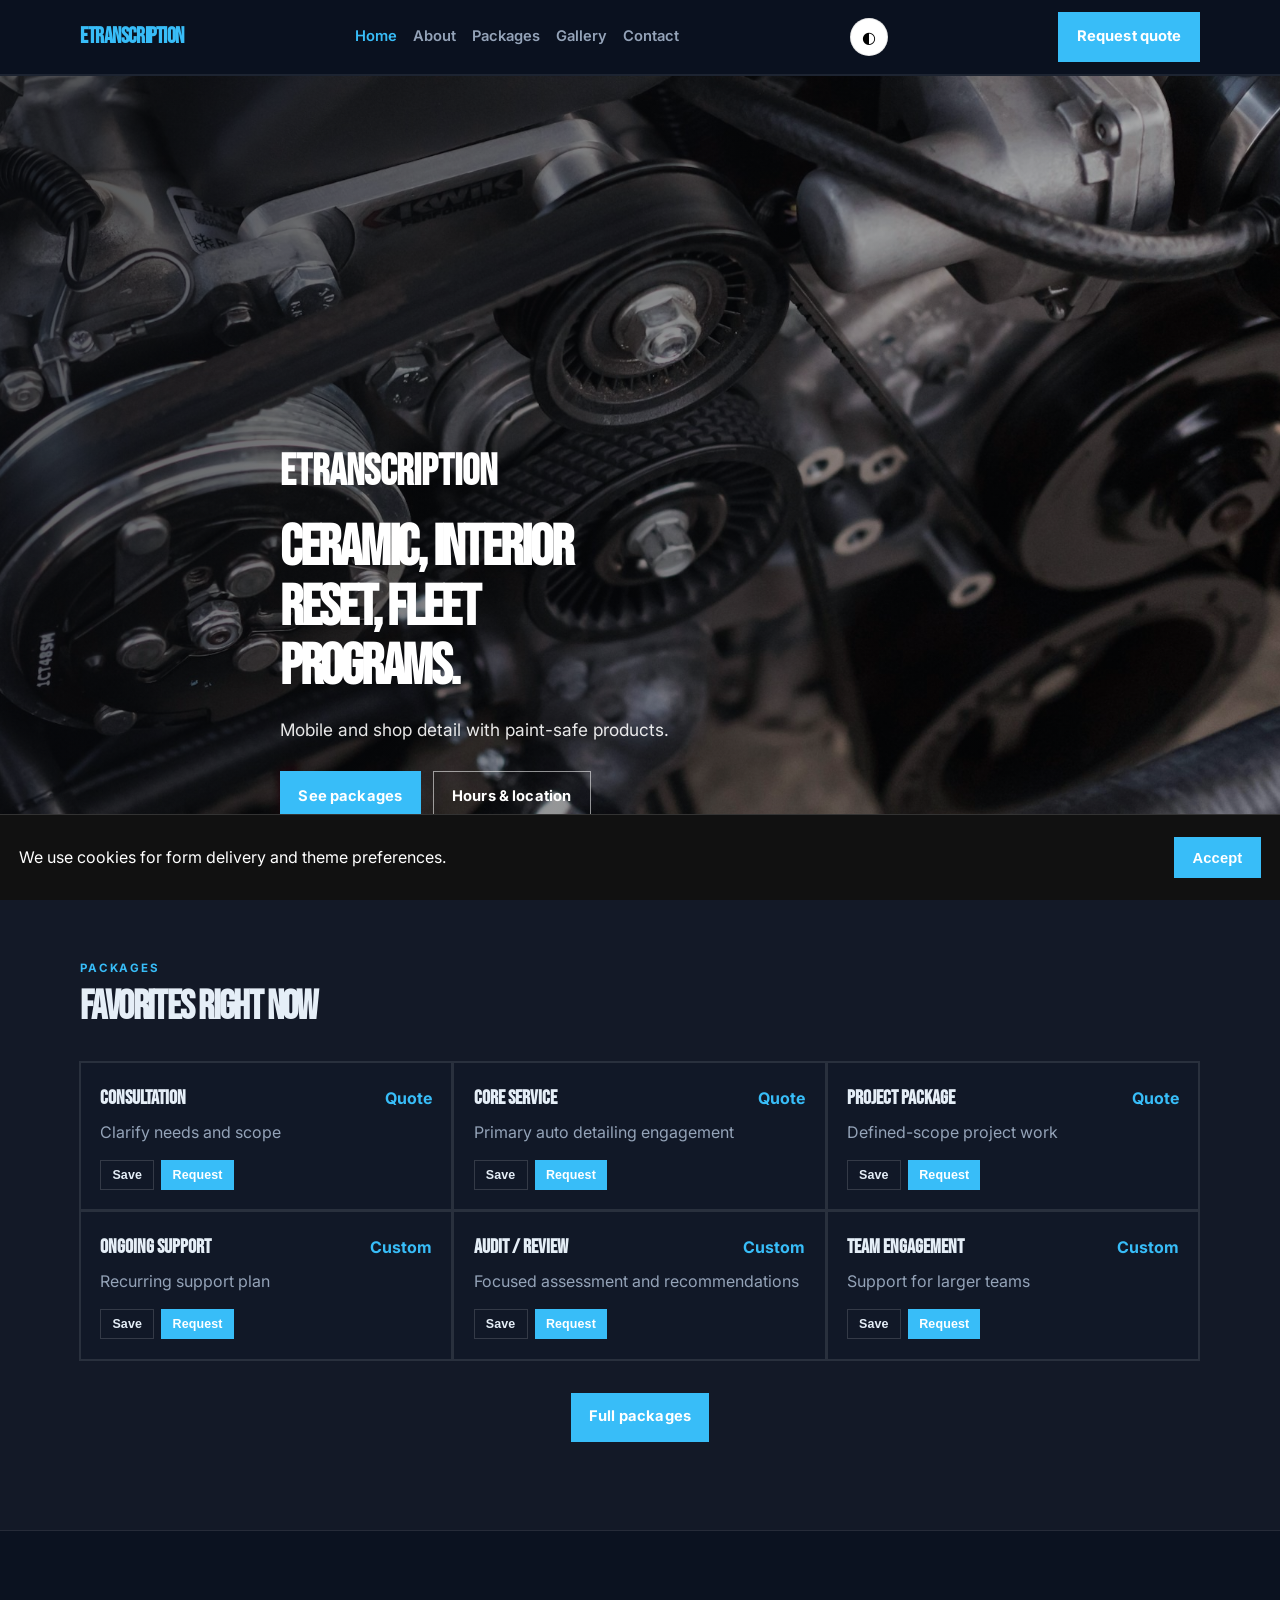
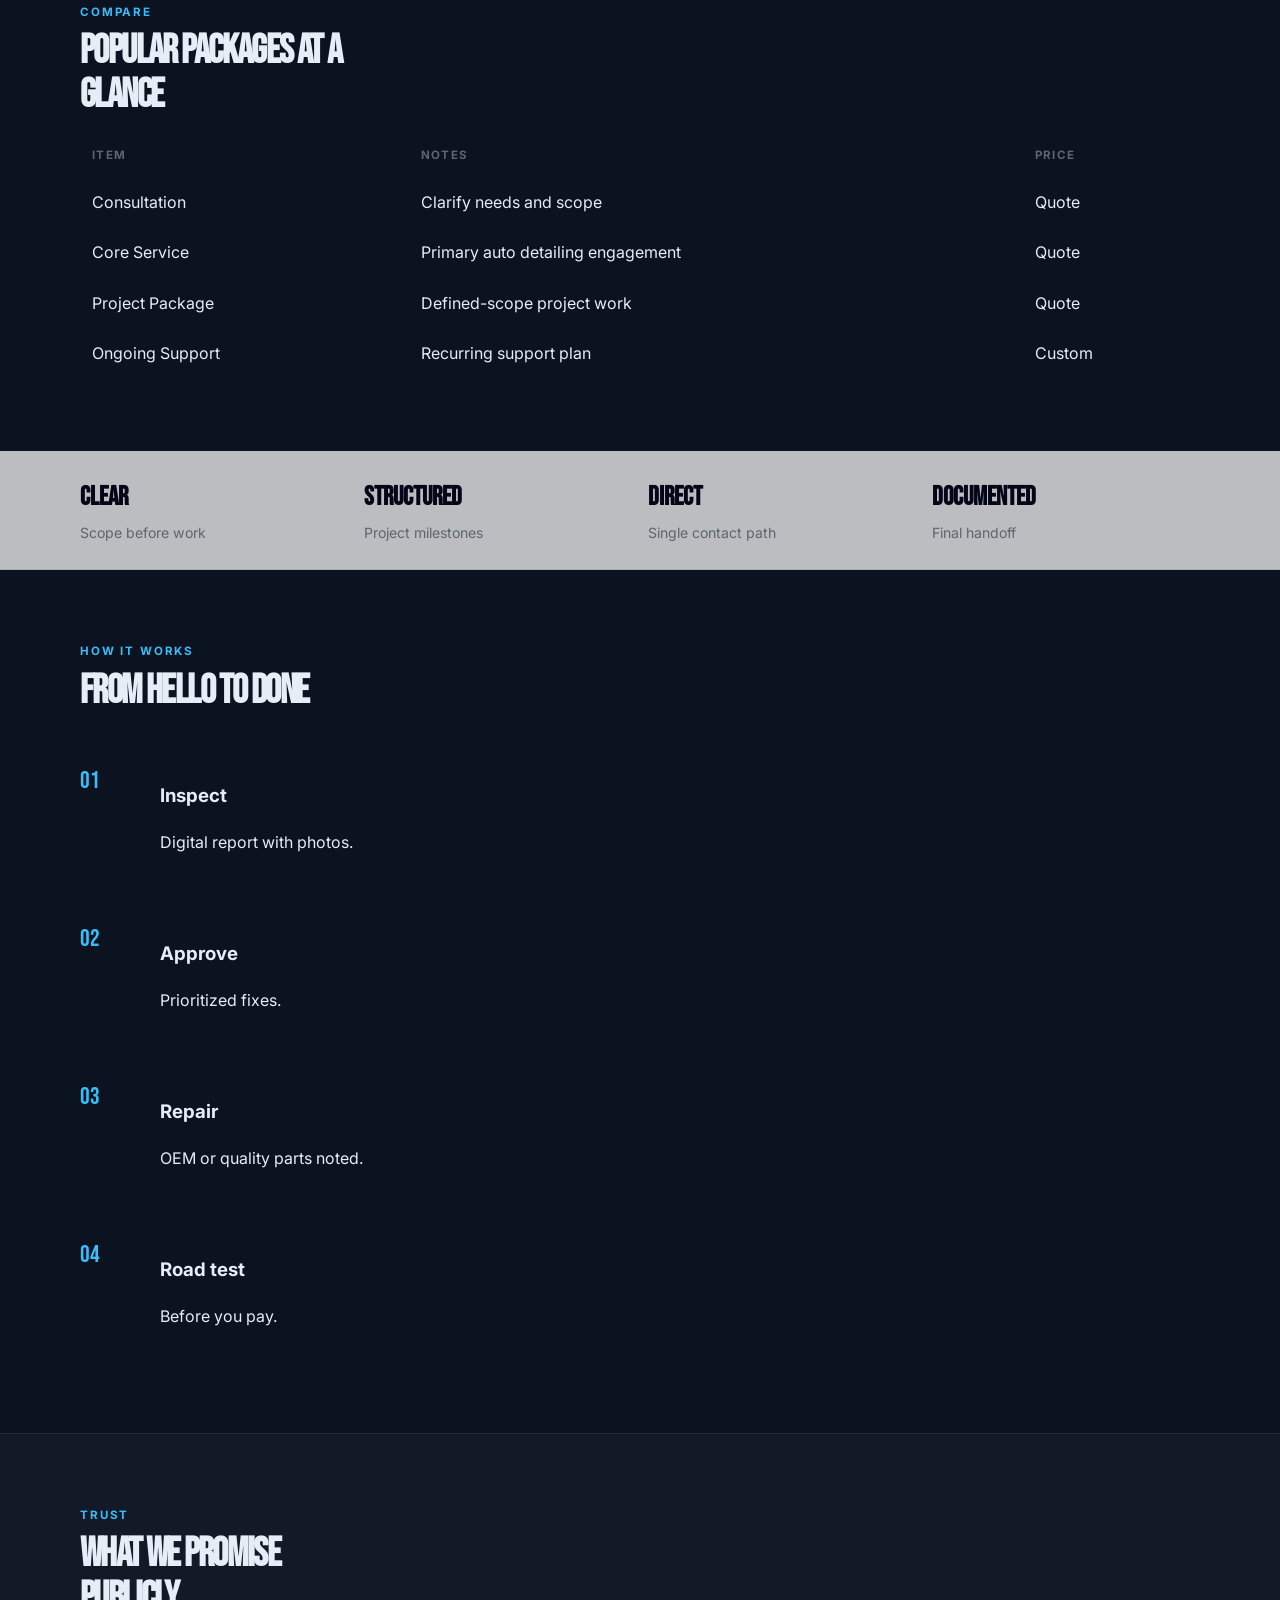
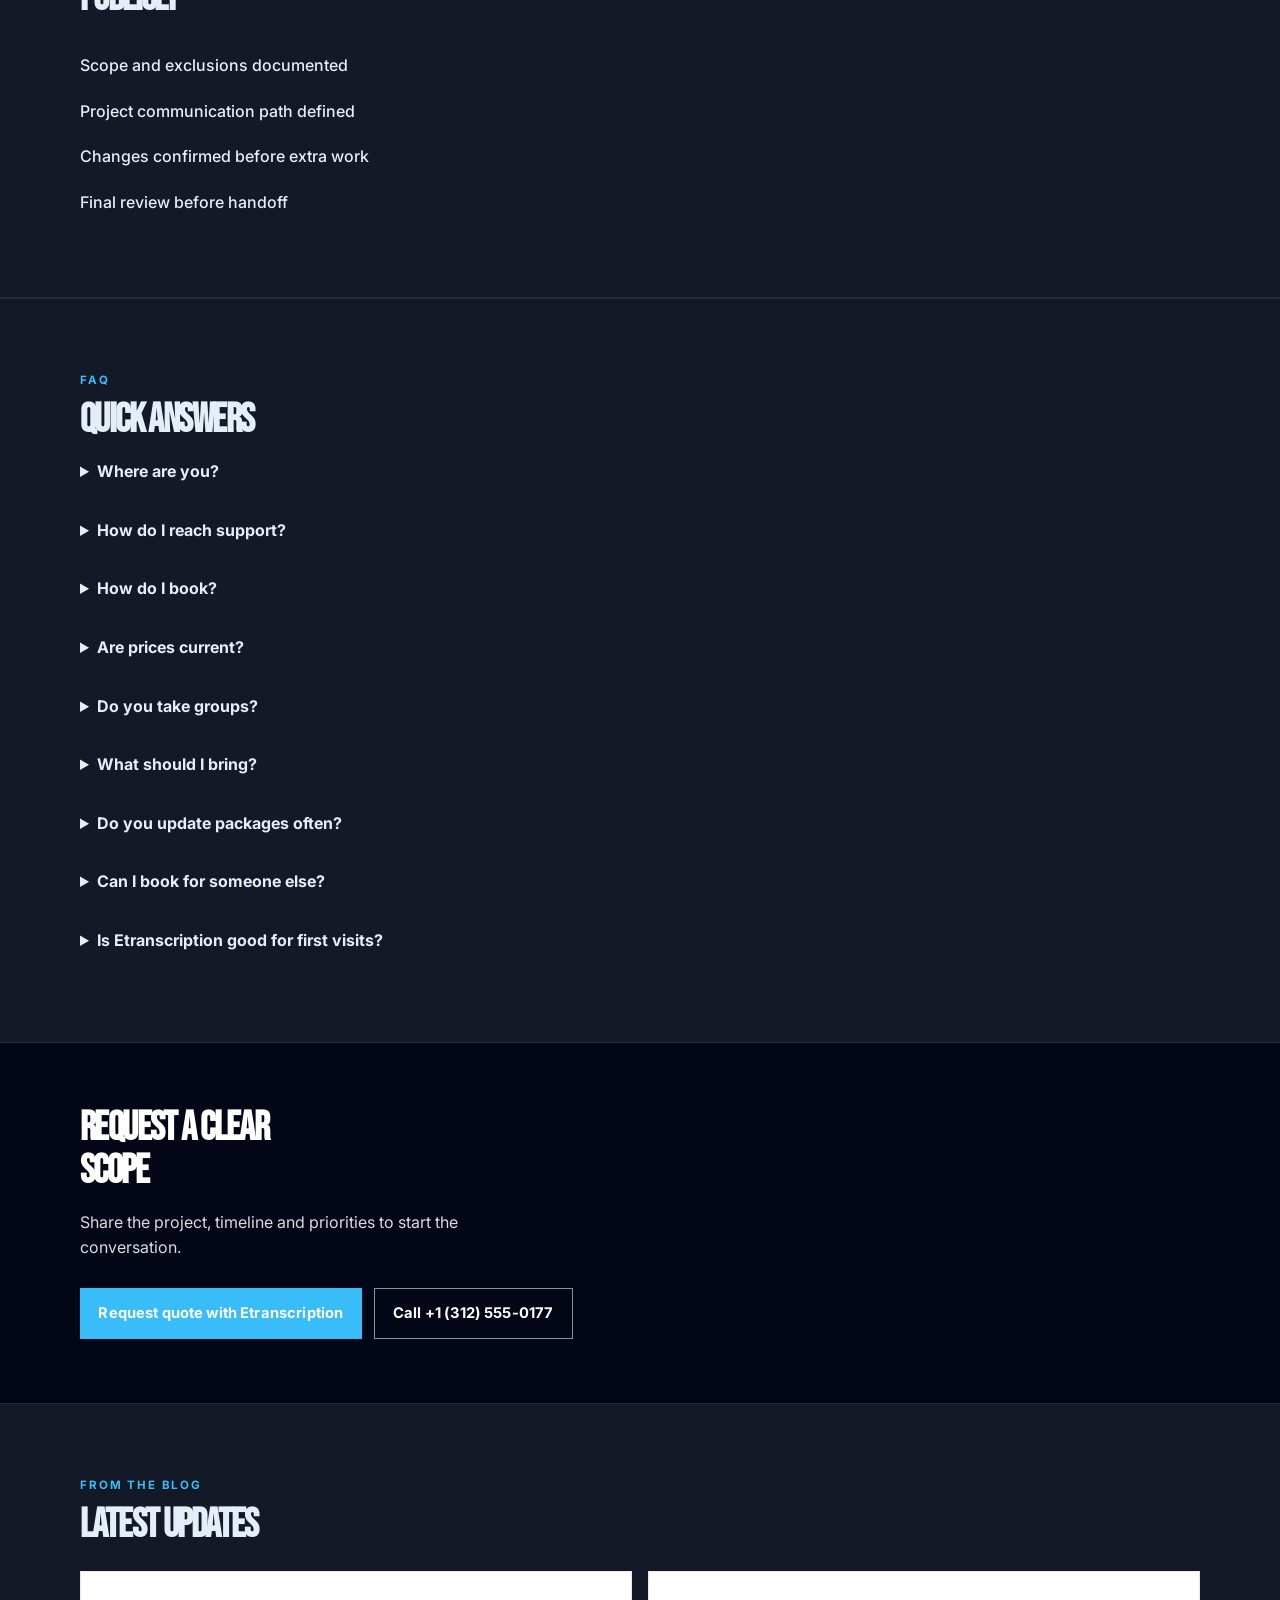
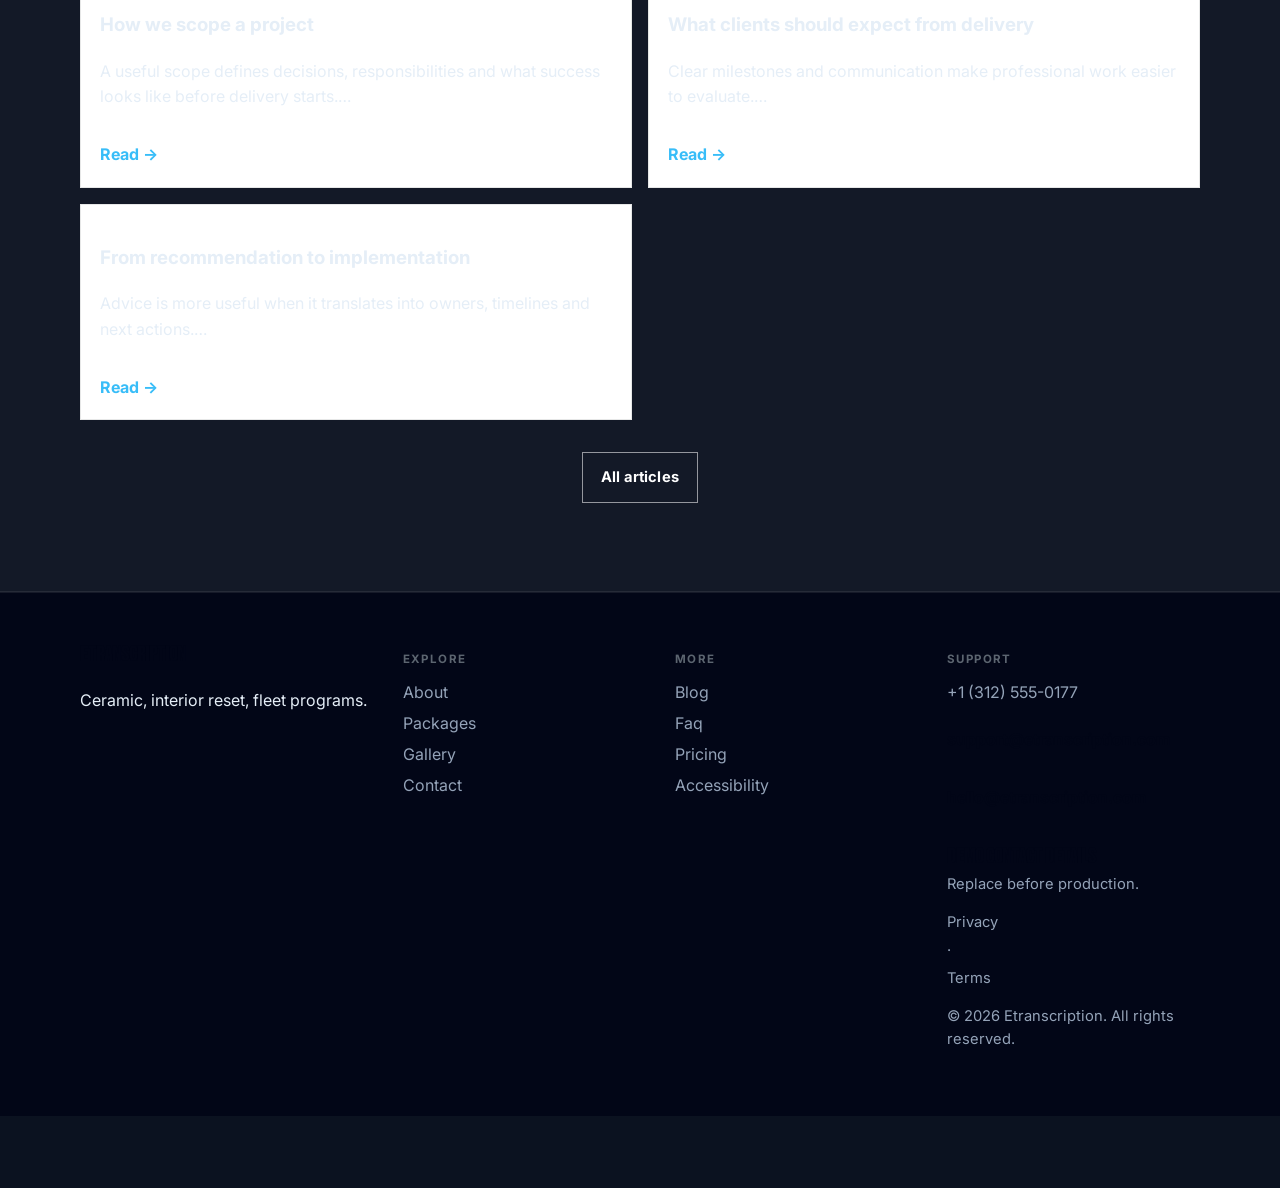
<file: index.html>
<!DOCTYPE html>
<html lang="en">
<head>
  <meta charset="UTF-8" />
  <meta name="viewport" content="width=device-width, initial-scale=1" />
  <title>Etranscription | Auto Detailing</title>
  <meta name="description" content="Etranscription — Ceramic, interior reset, fleet programs." />
  <meta property="og:title" content="Etranscription | Auto Detailing" />
  <meta property="og:description" content="Etranscription — Ceramic, interior reset, fleet programs." />
  <meta property="og:type" content="website" />
  <meta name="twitter:card" content="summary_large_image" />
  <meta name="twitter:title" content="Etranscription | Auto Detailing" />
  <meta name="twitter:description" content="Etranscription — Ceramic, interior reset, fleet programs." />
  <meta property="og:image" content="assets/img-1.jpg" />
  <meta name="twitter:image" content="assets/img-1.jpg" />
  <meta property="og:url" content="https://etranscription.github.io" />
  <script type="application/ld+json">{"@context": "https://schema.org", "@type": "LocalBusiness", "name": "Etranscription", "description": "Ceramic, interior reset, fleet programs.", "url": "https://etranscription.github.io", "image": "assets/img-1.jpg"}</script>
<script type="application/ld+json">{"@context": "https://schema.org", "@type": "FAQPage", "mainEntity": [{"@type": "Question", "name": "Where are you?", "acceptedAnswer": {"@type": "Answer", "text": "401 W Division St, Chicago, IL. See the map on Visit."}}, {"@type": "Question", "name": "How do I reach support?", "acceptedAnswer": {"@type": "Answer", "text": "Use the Contact form or email support@etranscription.com. We reply during open hours."}}, {"@type": "Question", "name": "How do I book?", "acceptedAnswer": {"@type": "Answer", "text": "Send a message on Contact, email bookings@etranscription.com, or call +1 (312) 555-0177."}}, {"@type": "Question", "name": "Are prices current?", "acceptedAnswer": {"@type": "Answer", "text": "Listed prices are current and may shift with seasons — we update this site when they do."}}, {"@type": "Question", "name": "Do you take groups?", "acceptedAnswer": {"@type": "Answer", "text": "Yes for many bookings — tell us the size and date and we'll confirm what Etranscription can host."}}, {"@type": "Question", "name": "What should I bring?", "acceptedAnswer": {"@type": "Answer", "text": "Just yourself (and any notes on allergies, sizes, or preferences). We'll handle the rest."}}, {"@type": "Question", "name": "Where can I read updates?", "acceptedAnswer": {"@type": "Answer", "text": "Blog and Journal pages publish changes before social media."}}, {"@type": "Question", "name": "How do I join the team?", "acceptedAnswer": {"@type": "Answer", "text": "Open roles are listed on Careers — we reply to every application."}}, {"@type": "Question", "name": "Is the space accessible?", "acceptedAnswer": {"@type": "Answer", "text": "See our Accessibility page for entrance, seating and restroom notes."}}, {"@type": "Question", "name": "Can I book for someone else?", "acceptedAnswer": {"@type": "Answer", "text": "Yes — include their name and preferences in the contact form."}}, {"@type": "Question", "name": "Is parking available?", "acceptedAnswer": {"@type": "Answer", "text": "See Locations for the branch closest to you in Chicago."}}]}</script>
<script type="application/ld+json">{"@context": "https://schema.org", "@type": "WebSite", "name": "Etranscription", "url": "https://etranscription.github.io", "description": "Ceramic, interior reset, fleet programs."}</script>
  <link rel="alternate" hreflang="en" href="index.html" />
  <link rel="alternate" hreflang="x-default" href="index.html" />
  <meta name="theme-color" content="#111111" />
  <link rel="preconnect" href="https://fonts.googleapis.com" />
  <link rel="preconnect" href="https://fonts.gstatic.com" crossorigin />
  <link href="https://fonts.googleapis.com/css2?family=Bebas+Neue&family=Inter:wght@400;500;600;700&display=swap" rel="stylesheet" />
  <link rel="stylesheet" href="styles.css" />
  <link rel="icon" href="favicon.svg" type="image/svg+xml" />
</head>
<body>

  <header class="top">
    <div class="shell bar">
      <a class="logo" href="index.html">Etranscription</a>
      <button class="nav-toggle" type="button" aria-label="Open menu" data-nav-toggle>
        <span></span><span></span><span></span>
      </button>
      <nav data-nav><a href="index.html" class="on">Home</a><a href="about.html">About</a><a href="offerings.html">Packages</a><a href="gallery.html">Gallery</a><a href="contact.html">Contact</a></nav>
      <button type="button" class="theme-toggle" data-theme-toggle aria-label="Toggle dark mode">◐</button>
      <a class="cta" href="contact.html" data-open-book>Request quote</a>
    </div>
  </header>
  <main>

    <section class="hero minimal-hero">
      <div class="hero-bg" style="background-image:url('assets/img-1.jpg')"></div>
      <div class="hero-shade"></div>
      <div class="shell hero-copy">
        <p class="brand">Etranscription</p>
        <h1>Ceramic, interior reset, fleet programs.</h1>
        <p class="lede">Mobile and shop detail with paint-safe products.</p>
        <div class="actions">
          <a class="btn solid" href="offerings.html">See packages</a>
          <a class="btn line" href="contact.html">Hours &amp; location</a>
        </div>
      </div>
    </section><section class="block tint">
      <div class="shell">
        <p class="eyebrow">Packages</p>
        <h2>Favorites right now</h2>
        <div class="menu-grid"><article class="item" data-item="Consultation">
          <div class="item-top"><h3>Consultation</h3><span class="price">Quote</span></div>
          <p>Clarify needs and scope</p>
          <div class="item-actions">
            <button type="button" class="btn quiet mini" data-save-item data-name="Consultation">Save</button>
            <button type="button" class="btn solid mini" data-open-book data-pref="Consultation">Request</button>
          </div>
        </article>
<article class="item" data-item="Core Service">
          <div class="item-top"><h3>Core Service</h3><span class="price">Quote</span></div>
          <p>Primary auto detailing engagement</p>
          <div class="item-actions">
            <button type="button" class="btn quiet mini" data-save-item data-name="Core Service">Save</button>
            <button type="button" class="btn solid mini" data-open-book data-pref="Core Service">Request</button>
          </div>
        </article>
<article class="item" data-item="Project Package">
          <div class="item-top"><h3>Project Package</h3><span class="price">Quote</span></div>
          <p>Defined-scope project work</p>
          <div class="item-actions">
            <button type="button" class="btn quiet mini" data-save-item data-name="Project Package">Save</button>
            <button type="button" class="btn solid mini" data-open-book data-pref="Project Package">Request</button>
          </div>
        </article>
<article class="item" data-item="Ongoing Support">
          <div class="item-top"><h3>Ongoing Support</h3><span class="price">Custom</span></div>
          <p>Recurring support plan</p>
          <div class="item-actions">
            <button type="button" class="btn quiet mini" data-save-item data-name="Ongoing Support">Save</button>
            <button type="button" class="btn solid mini" data-open-book data-pref="Ongoing Support">Request</button>
          </div>
        </article>
<article class="item" data-item="Audit / Review">
          <div class="item-top"><h3>Audit / Review</h3><span class="price">Custom</span></div>
          <p>Focused assessment and recommendations</p>
          <div class="item-actions">
            <button type="button" class="btn quiet mini" data-save-item data-name="Audit / Review">Save</button>
            <button type="button" class="btn solid mini" data-open-book data-pref="Audit / Review">Request</button>
          </div>
        </article>
<article class="item" data-item="Team Engagement">
          <div class="item-top"><h3>Team Engagement</h3><span class="price">Custom</span></div>
          <p>Support for larger teams</p>
          <div class="item-actions">
            <button type="button" class="btn quiet mini" data-save-item data-name="Team Engagement">Save</button>
            <button type="button" class="btn solid mini" data-open-book data-pref="Team Engagement">Request</button>
          </div>
        </article></div>
        <p class="center-cta"><a class="btn solid" href="offerings.html">Full packages</a></p>
      </div>
    </section><section class="block">
      <div class="shell">
        <p class="eyebrow">Compare</p>
        <h2>Popular packages at a glance</h2>
        <table class="compare-table"><thead><tr><th>Item</th><th>Notes</th><th>Price</th></tr></thead>
        <tbody><tr><td>Consultation</td><td>Clarify needs and scope</td><td>Quote</td></tr><tr><td>Core Service</td><td>Primary auto detailing engagement</td><td>Quote</td></tr><tr><td>Project Package</td><td>Defined-scope project work</td><td>Quote</td></tr><tr><td>Ongoing Support</td><td>Recurring support plan</td><td>Custom</td></tr></tbody></table>
      </div>
    </section><section class="stats-band"><div class="shell stats-row"><div class="stat"><b>Clear</b><span>Scope before work</span></div>
<div class="stat"><b>Structured</b><span>Project milestones</span></div>
<div class="stat"><b>Direct</b><span>Single contact path</span></div>
<div class="stat"><b>Documented</b><span>Final handoff</span></div></div></section><section class="block">
      <div class="shell">
        <p class="eyebrow">How it works</p>
        <h2>From hello to done</h2>
        <ol class="process"><li><span>01</span><div><h3>Inspect</h3><p>Digital report with photos.</p></div></li>
<li><span>02</span><div><h3>Approve</h3><p>Prioritized fixes.</p></div></li>
<li><span>03</span><div><h3>Repair</h3><p>OEM or quality parts noted.</p></div></li>
<li><span>04</span><div><h3>Road test</h3><p>Before you pay.</p></div></li></ol>
      </div>
    </section><section class="block tint">
      <div class="shell">
        <p class="eyebrow">Trust</p>
        <h2>What we promise publicly</h2>
        <ul class="checks"><li>Scope and exclusions documented</li>
<li>Project communication path defined</li>
<li>Changes confirmed before extra work</li>
<li>Final review before handoff</li></ul>
      </div>
    </section><section class="block tint">
      <div class="shell">
        <p class="eyebrow">FAQ</p>
        <h2>Quick answers</h2>
        <div class="faq"><details><summary>Where are you?</summary><p>401 W Division St, Chicago, IL. See the map on Visit.</p></details>
<details><summary>How do I reach support?</summary><p>Use the Contact form or email support@etranscription.com. We reply during open hours.</p></details>
<details><summary>How do I book?</summary><p>Send a message on Contact, email bookings@etranscription.com, or call +1 (312) 555-0177.</p></details>
<details><summary>Are prices current?</summary><p>Listed prices are current and may shift with seasons — we update this site when they do.</p></details>
<details><summary>Do you take groups?</summary><p>Yes for many bookings — tell us the size and date and we'll confirm what Etranscription can host.</p></details>
<details><summary>What should I bring?</summary><p>Just yourself (and any notes on allergies, sizes, or preferences). We'll handle the rest.</p></details>
<details><summary>Do you update packages often?</summary><p>Yes — seasonal shifts are posted here first.</p></details>
<details><summary>Can I book for someone else?</summary><p>Yes — include their name and preferences in the Contact form or email support@etranscription.com.</p></details>
<details><summary>Is Etranscription good for first visits?</summary><p>Absolutely — tell us it's your first time and we'll recommend a starting point.</p></details></div>
      </div>
    </section><section class="cta-band">
      <div class="shell">
        <h2>Request a clear scope</h2>
        <p>Share the project, timeline and priorities to start the conversation.</p>
        <div class="actions">
          <a class="btn solid" href="contact.html">Request quote with Etranscription</a>
          <a class="btn line" href="tel:+13125550177">Call +1 (312) 555-0177</a>
        </div>
      </div>
    </section><section class="block tint">
      <div class="shell">
        <p class="eyebrow">From the blog</p>
        <h2>Latest updates</h2>
        <div class="value-grid"><article class="journal-card reveal">
          <h3>How we scope a project</h3>
          <p>A useful scope defines decisions, responsibilities and what success looks like before delivery starts.…</p>
          <a class="textlink" href="blog.html">Read →</a>
        </article><article class="journal-card reveal">
          <h3>What clients should expect from delivery</h3>
          <p>Clear milestones and communication make professional work easier to evaluate.…</p>
          <a class="textlink" href="blog.html">Read →</a>
        </article><article class="journal-card reveal">
          <h3>From recommendation to implementation</h3>
          <p>Advice is more useful when it translates into owners, timelines and next actions.…</p>
          <a class="textlink" href="blog.html">Read →</a>
        </article></div>
        <p class="center-cta"><a class="btn line" href="blog.html">All articles</a></p>
      </div>
    </section>
  </main>

  <footer class="foot">
    <div class="shell foot-grid">
      <div>
        <strong>Etranscription</strong>
        <p>Ceramic, interior reset, fleet programs.</p>
        
      </div>
      <div>
        <p class="fh">Explore</p>
        <a href="about.html">About</a><a href="offerings.html">Packages</a><a href="gallery.html">Gallery</a><a href="contact.html">Contact</a>
      </div>
      <div>
        <p class="fh">More</p>
        <a href="blog.html">Blog</a><a href="faq.html">Faq</a><a href="pricing.html">Pricing</a><a href="accessibility.html">Accessibility</a>
      </div>
      <div>
        <p class="fh">Support</p>
        <a href="tel:+13125550177">+1 (312) 555-0177</a>
        <p class="mail-plain">support@etranscription.com</p>
        <p class="mail-plain">hello@etranscription.com</p>
        
        <p class="foot-meta"><strong>Demo contact details</strong><br/>Replace before production.</p>
        <p class="foot-meta"><a href="privacy.html">Privacy</a> · <a href="terms.html">Terms</a></p>
        <p class="foot-meta">© 2026 Etranscription. All rights reserved.</p>
      </div>
    </div>
  </footer>
  <div class="cookie-bar" data-cookie-bar hidden>
    <p>We use cookies for form delivery and theme preferences.</p>
    <button type="button" class="btn solid" data-cookie-accept>Accept</button>
  </div>
  <div class="mobile-cta">
    <a href="tel:+13125550177">Call</a>
    <button type="button" data-open-book>Request quote</button>
    
  </div>
  <div class="toast" data-toast hidden></div>

  <div class="modal" data-book-modal hidden>
    <div class="modal-card">
      <button class="modal-close" type="button" data-close-book aria-label="Close">×</button>
      <p class="eyebrow">Quick request</p>
      <h3>Contact Etranscription</h3>
      <p class="lead">Send the essentials and we will reply by email.</p>
      <form class="contact-form compact" data-quick-book data-support="support@etranscription.com">
        <label>Name<input name="name" required placeholder="Your name" /></label>
        <label>Email<input type="email" name="email" required placeholder="you@email.com" /></label>
        <label>Timing<input name="when" required placeholder="Preferred date or timeline" /></label>
        <label>Notes<textarea name="message" rows="3" placeholder="Project, product, service or other details…"></textarea></label>
        <button class="btn solid" type="submit">Request quote</button>
      </form>
    </div>
  </div>

  <div class="lightbox" data-lightbox hidden>
    <button class="modal-close" type="button" data-lightbox-close aria-label="Close">×</button>
    <img data-lightbox-img alt="" />
    <div class="lightbox-nav">
      <button type="button" data-lightbox-prev>‹</button>
      <button type="button" data-lightbox-next>›</button>
    </div>
  </div>
  <script src="site.js"></script>
</body></html>
</file>
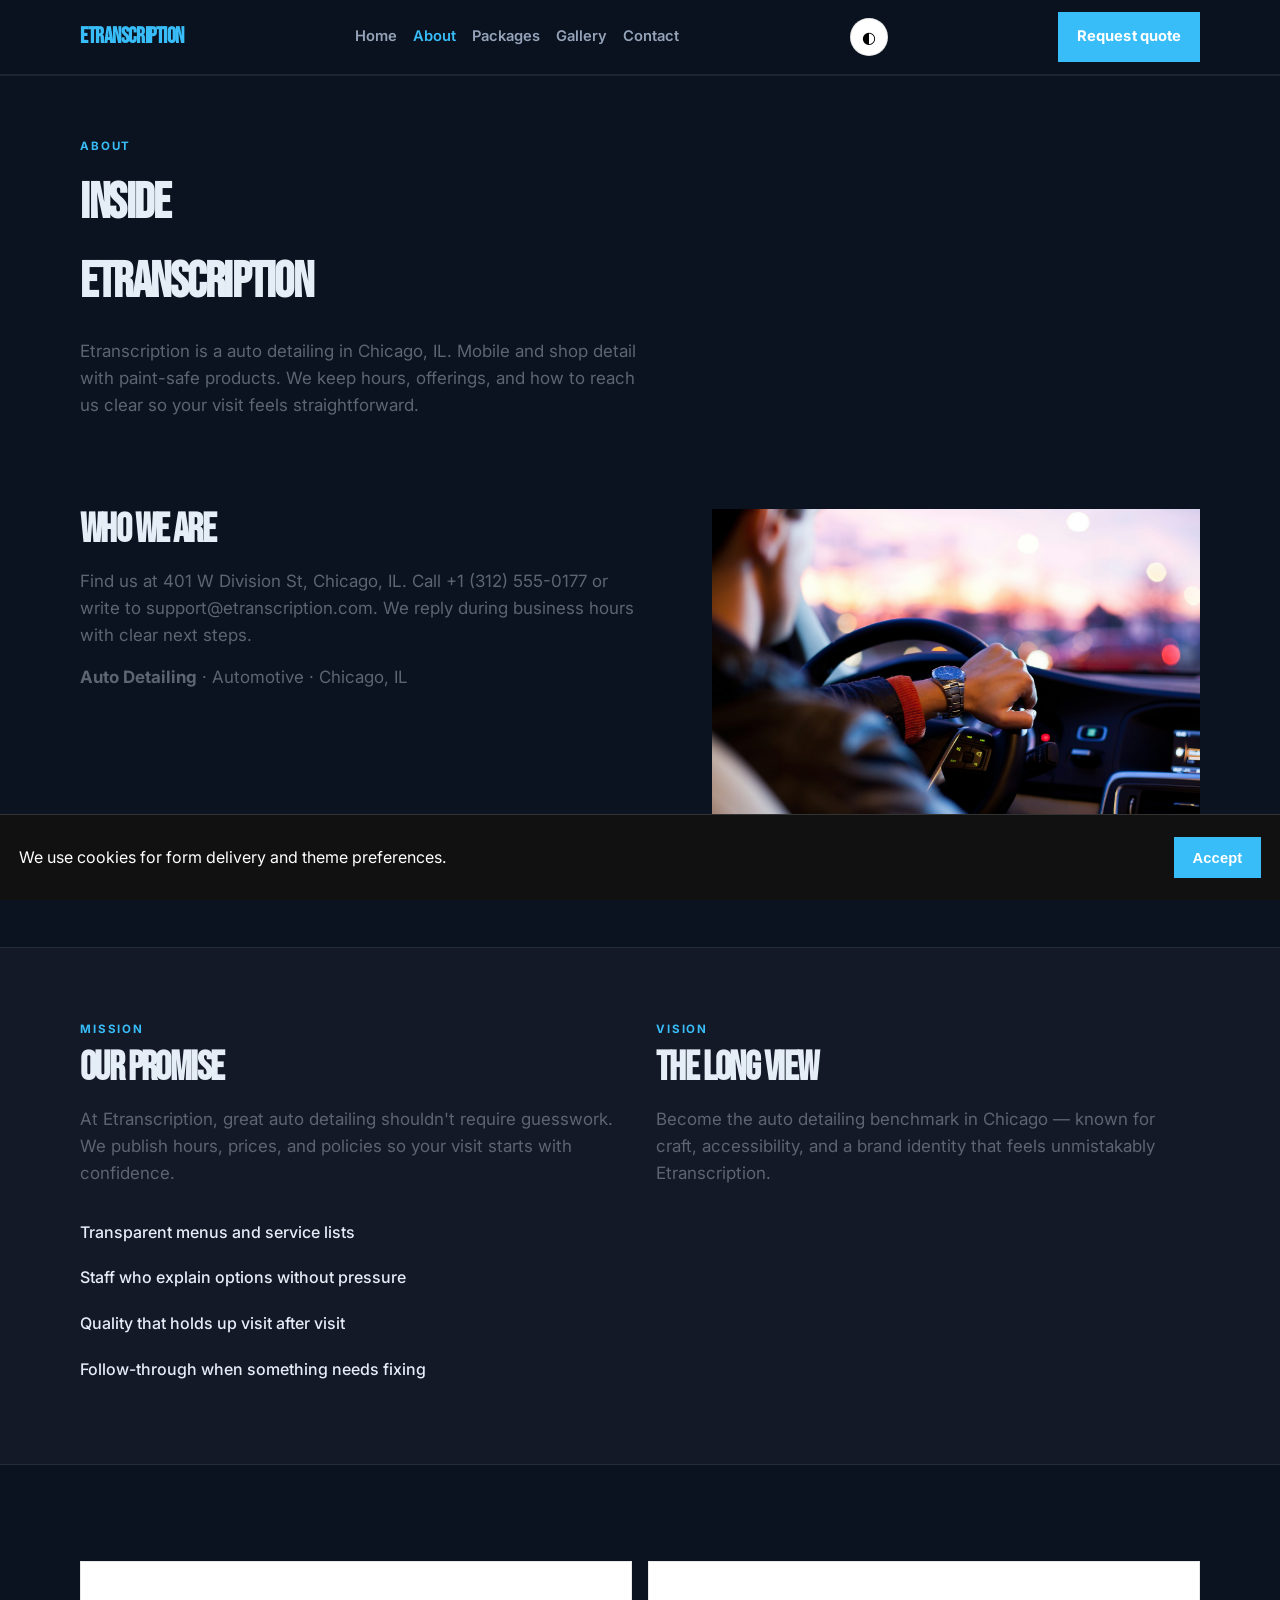
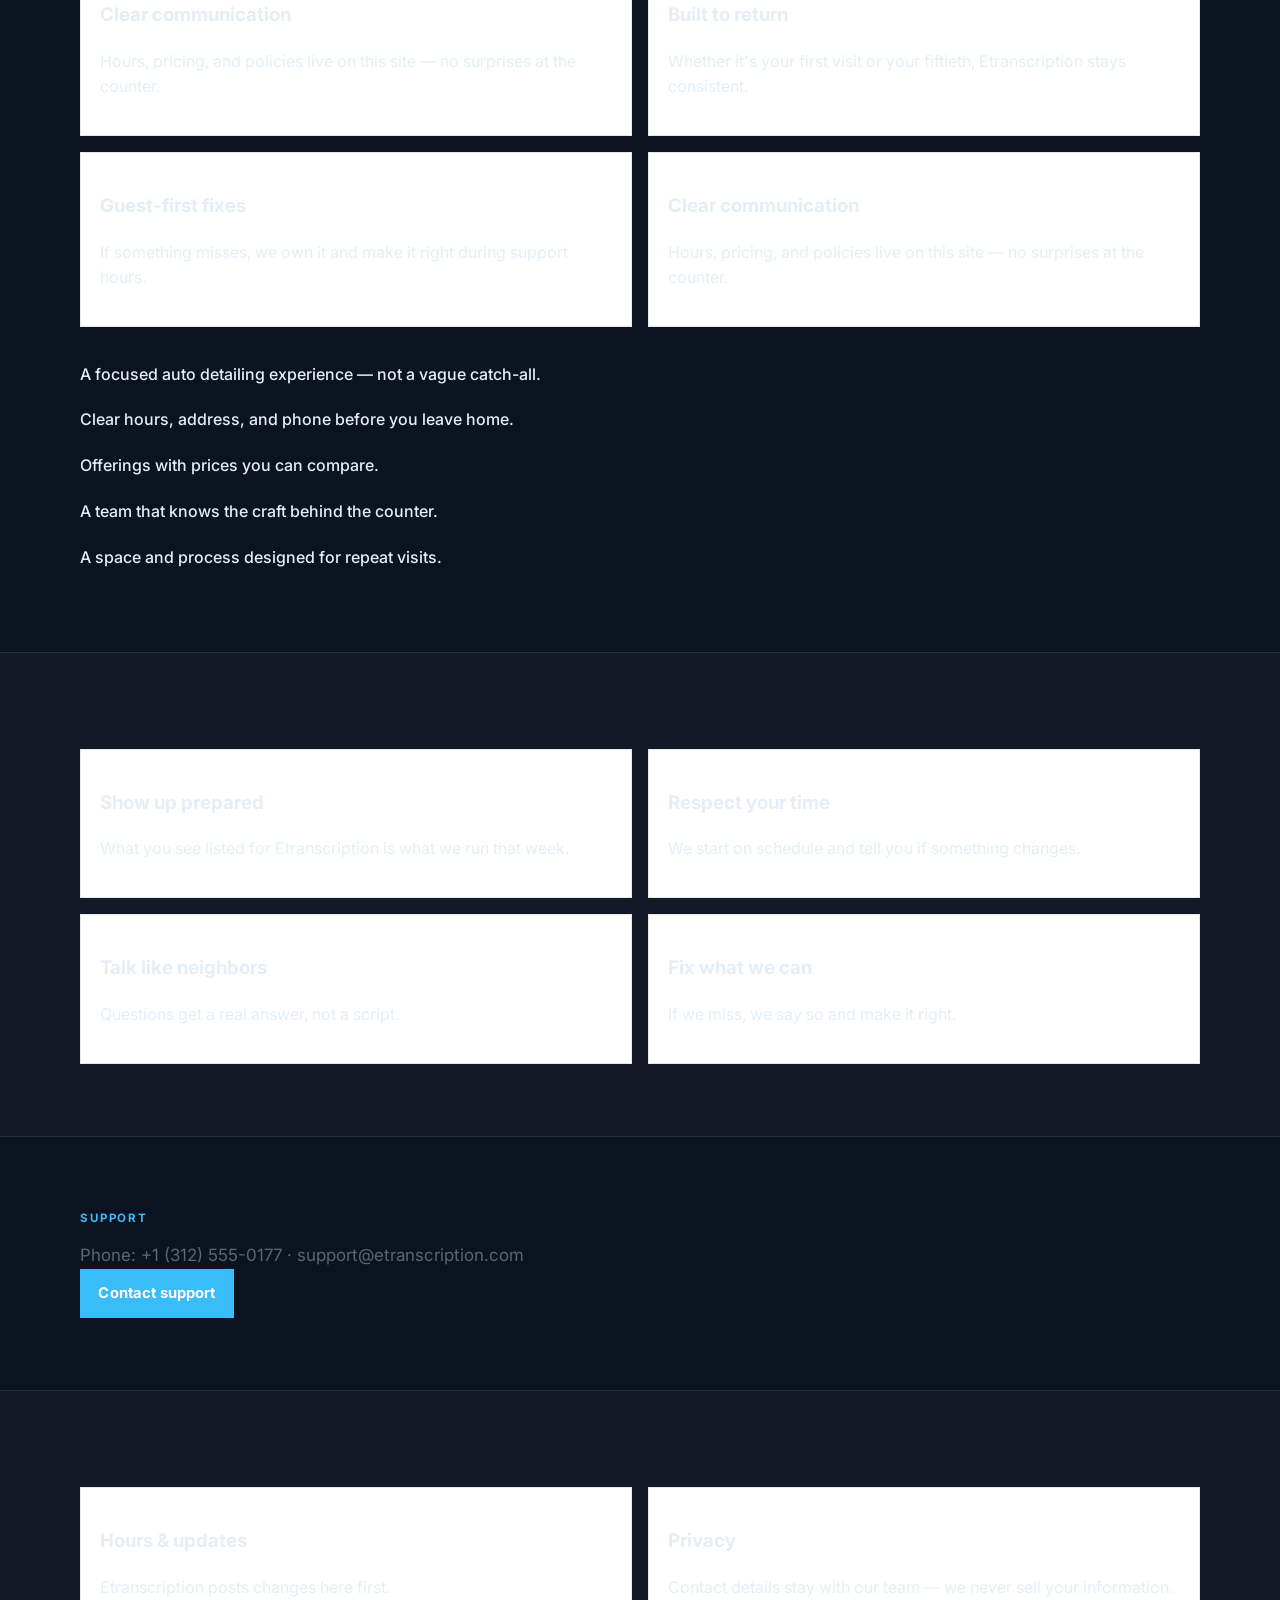
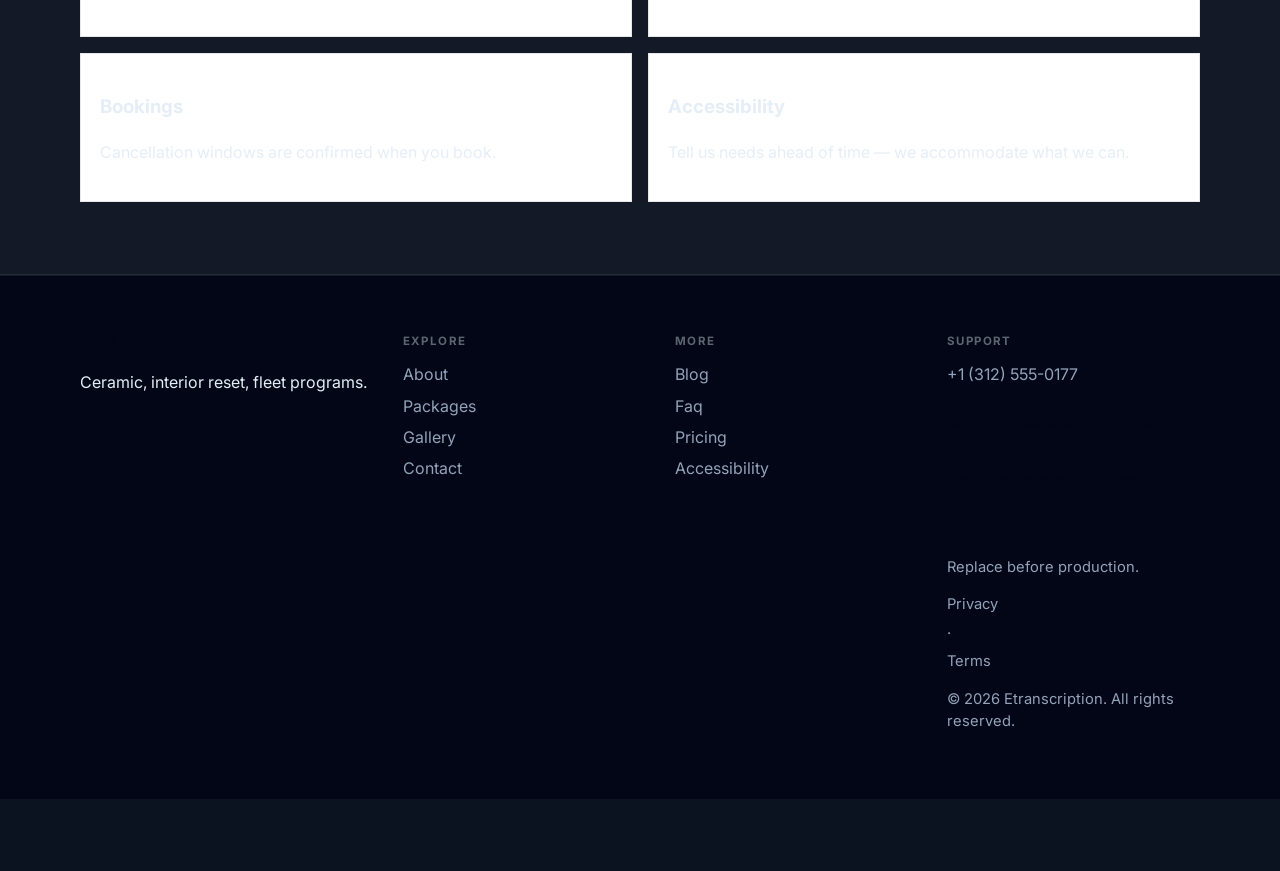
<file: about.html>
<!DOCTYPE html>
<html lang="en">
<head>
  <meta charset="UTF-8" />
  <meta name="viewport" content="width=device-width, initial-scale=1" />
  <title>About | Etranscription</title>
  <meta name="description" content="Etranscription is a auto detailing in Chicago, IL. Mobile and shop detail with paint-safe products. We keep hours, offerings, and how to reach us clea" />
  <meta property="og:title" content="About | Etranscription" />
  <meta property="og:description" content="Etranscription is a auto detailing in Chicago, IL. Mobile and shop detail with paint-safe products. We keep hours, offerings, and how to reach us clea" />
  <meta property="og:type" content="website" />
  <meta name="twitter:card" content="summary_large_image" />
  <meta name="twitter:title" content="About | Etranscription" />
  <meta name="twitter:description" content="Etranscription is a auto detailing in Chicago, IL. Mobile and shop detail with paint-safe products. We keep hours, offerings, and how to reach us clea" />
  <meta property="og:image" content="assets/img-1.jpg" />
  <meta name="twitter:image" content="assets/img-1.jpg" />
  <meta property="og:url" content="https://etranscription.github.io" />
  <script type="application/ld+json">{"@context": "https://schema.org", "@type": "LocalBusiness", "name": "Etranscription", "description": "Ceramic, interior reset, fleet programs.", "url": "https://etranscription.github.io", "image": "assets/img-1.jpg"}</script>
<script type="application/ld+json">{"@context": "https://schema.org", "@type": "FAQPage", "mainEntity": [{"@type": "Question", "name": "Where are you?", "acceptedAnswer": {"@type": "Answer", "text": "401 W Division St, Chicago, IL. See the map on Visit."}}, {"@type": "Question", "name": "How do I reach support?", "acceptedAnswer": {"@type": "Answer", "text": "Use the Contact form or email support@etranscription.com. We reply during open hours."}}, {"@type": "Question", "name": "How do I book?", "acceptedAnswer": {"@type": "Answer", "text": "Send a message on Contact, email bookings@etranscription.com, or call +1 (312) 555-0177."}}, {"@type": "Question", "name": "Are prices current?", "acceptedAnswer": {"@type": "Answer", "text": "Listed prices are current and may shift with seasons — we update this site when they do."}}, {"@type": "Question", "name": "Do you take groups?", "acceptedAnswer": {"@type": "Answer", "text": "Yes for many bookings — tell us the size and date and we'll confirm what Etranscription can host."}}, {"@type": "Question", "name": "What should I bring?", "acceptedAnswer": {"@type": "Answer", "text": "Just yourself (and any notes on allergies, sizes, or preferences). We'll handle the rest."}}, {"@type": "Question", "name": "Where can I read updates?", "acceptedAnswer": {"@type": "Answer", "text": "Blog and Journal pages publish changes before social media."}}, {"@type": "Question", "name": "How do I join the team?", "acceptedAnswer": {"@type": "Answer", "text": "Open roles are listed on Careers — we reply to every application."}}, {"@type": "Question", "name": "Is the space accessible?", "acceptedAnswer": {"@type": "Answer", "text": "See our Accessibility page for entrance, seating and restroom notes."}}, {"@type": "Question", "name": "Can I book for someone else?", "acceptedAnswer": {"@type": "Answer", "text": "Yes — include their name and preferences in the contact form."}}, {"@type": "Question", "name": "Is parking available?", "acceptedAnswer": {"@type": "Answer", "text": "See Locations for the branch closest to you in Chicago."}}]}</script>
<script type="application/ld+json">{"@context": "https://schema.org", "@type": "WebSite", "name": "Etranscription", "url": "https://etranscription.github.io", "description": "Ceramic, interior reset, fleet programs."}</script>
  <link rel="alternate" hreflang="en" href="index.html" />
  <link rel="alternate" hreflang="x-default" href="index.html" />
  <meta name="theme-color" content="#111111" />
  <link rel="preconnect" href="https://fonts.googleapis.com" />
  <link rel="preconnect" href="https://fonts.gstatic.com" crossorigin />
  <link href="https://fonts.googleapis.com/css2?family=Bebas+Neue&family=Inter:wght@400;500;600;700&display=swap" rel="stylesheet" />
  <link rel="stylesheet" href="styles.css" />
  <link rel="icon" href="favicon.svg" type="image/svg+xml" />
</head>
<body>

  <header class="top">
    <div class="shell bar">
      <a class="logo" href="index.html">Etranscription</a>
      <button class="nav-toggle" type="button" aria-label="Open menu" data-nav-toggle>
        <span></span><span></span><span></span>
      </button>
      <nav data-nav><a href="index.html">Home</a><a href="about.html" class="on">About</a><a href="offerings.html">Packages</a><a href="gallery.html">Gallery</a><a href="contact.html">Contact</a></nav>
      <button type="button" class="theme-toggle" data-theme-toggle aria-label="Toggle dark mode">◐</button>
      <a class="cta" href="contact.html" data-open-book>Request quote</a>
    </div>
  </header>  <main class="page">
    <section class="page-hero"><div class="shell">
      <p class="eyebrow">About</p>
      <h1>Inside Etranscription</h1>
      <p class="lead">Etranscription is a auto detailing in Chicago, IL. Mobile and shop detail with paint-safe products. We keep hours, offerings, and how to reach us clear so your visit feels straightforward.</p>
    </div></section>
    <section class="block"><div class="shell split">
      <div><h2>Who we are</h2><p class="lead">Find us at 401 W Division St, Chicago, IL. Call +1 (312) 555-0177 or write to support@etranscription.com. We reply during business hours with clear next steps.</p>
      <p class="lead"><strong>Auto Detailing</strong> · Automotive · Chicago, IL</p></div>
      <img class="solo" src="assets/img-4.jpg" alt="Etranscription" />
    </div></section>
    <section class="block tint"><div class="shell two-col">
      <article><p class="eyebrow">Mission</p><h2>Our promise</h2><p class="lead">At Etranscription, great auto detailing shouldn't require guesswork. We publish hours, prices, and policies so your visit starts with confidence.</p>
      <ul class="checks"><li>Transparent menus and service lists</li><li>Staff who explain options without pressure</li><li>Quality that holds up visit after visit</li><li>Follow-through when something needs fixing</li></ul></article>
      <article><p class="eyebrow">Vision</p><h2>The long view</h2><p class="lead">Become the auto detailing benchmark in Chicago — known for craft, accessibility, and a brand identity that feels unmistakably Etranscription.</p></article>
    </div></section>
    <section class="block"><div class="shell"><div class="value-grid"><article><h3>Clear communication</h3><p>Hours, pricing, and policies live on this site — no surprises at the counter.</p></article>
<article><h3>Built to return</h3><p>Whether it&#x27;s your first visit or your fiftieth, Etranscription stays consistent.</p></article>
<article><h3>Guest-first fixes</h3><p>If something misses, we own it and make it right during support hours.</p></article>
<article><h3>Clear communication</h3><p>Hours, pricing, and policies live on this site — no surprises at the counter.</p></article></div><ul class="checks" style="margin-top:1.5rem"><li>A focused auto detailing experience — not a vague catch-all.</li>
<li>Clear hours, address, and phone before you leave home.</li>
<li>Offerings with prices you can compare.</li>
<li>A team that knows the craft behind the counter.</li>
<li>A space and process designed for repeat visits.</li></ul></div></section>
    <section class="block tint"><div class="shell"><div class="value-grid"><article><h3>Show up prepared</h3><p>What you see listed for Etranscription is what we run that week.</p></article>
<article><h3>Respect your time</h3><p>We start on schedule and tell you if something changes.</p></article>
<article><h3>Talk like neighbors</h3><p>Questions get a real answer, not a script.</p></article>
<article><h3>Fix what we can</h3><p>If we miss, we say so and make it right.</p></article></div></div></section>
    
    <section class="block"><div class="shell"><p class="eyebrow">Support</p><p class="lead">Phone: +1 (312) 555-0177 · support@etranscription.com</p>
    <a class="btn solid" href="contact.html">Contact support</a></div></section>
    <section class="block tint"><div class="shell"><div class="value-grid"><article><h3>Hours & updates</h3><p>Etranscription posts changes here first.</p></article>
<article><h3>Privacy</h3><p>Contact details stay with our team — we never sell your information.</p></article>
<article><h3>Bookings</h3><p>Cancellation windows are confirmed when you book.</p></article>
<article><h3>Accessibility</h3><p>Tell us needs ahead of time — we accommodate what we can.</p></article></div></div></section>
  </main>
  <footer class="foot">
    <div class="shell foot-grid">
      <div>
        <strong>Etranscription</strong>
        <p>Ceramic, interior reset, fleet programs.</p>
        
      </div>
      <div>
        <p class="fh">Explore</p>
        <a href="about.html">About</a><a href="offerings.html">Packages</a><a href="gallery.html">Gallery</a><a href="contact.html">Contact</a>
      </div>
      <div>
        <p class="fh">More</p>
        <a href="blog.html">Blog</a><a href="faq.html">Faq</a><a href="pricing.html">Pricing</a><a href="accessibility.html">Accessibility</a>
      </div>
      <div>
        <p class="fh">Support</p>
        <a href="tel:+13125550177">+1 (312) 555-0177</a>
        <p class="mail-plain">support@etranscription.com</p>
        <p class="mail-plain">hello@etranscription.com</p>
        
        <p class="foot-meta"><strong>Demo contact details</strong><br/>Replace before production.</p>
        <p class="foot-meta"><a href="privacy.html">Privacy</a> · <a href="terms.html">Terms</a></p>
        <p class="foot-meta">© 2026 Etranscription. All rights reserved.</p>
      </div>
    </div>
  </footer>
  <div class="cookie-bar" data-cookie-bar hidden>
    <p>We use cookies for form delivery and theme preferences.</p>
    <button type="button" class="btn solid" data-cookie-accept>Accept</button>
  </div>
  <div class="mobile-cta">
    <a href="tel:+13125550177">Call</a>
    <button type="button" data-open-book>Request quote</button>
    
  </div>
  <div class="toast" data-toast hidden></div>

  <div class="modal" data-book-modal hidden>
    <div class="modal-card">
      <button class="modal-close" type="button" data-close-book aria-label="Close">×</button>
      <p class="eyebrow">Quick request</p>
      <h3>Contact Etranscription</h3>
      <p class="lead">Send the essentials and we will reply by email.</p>
      <form class="contact-form compact" data-quick-book data-support="support@etranscription.com">
        <label>Name<input name="name" required placeholder="Your name" /></label>
        <label>Email<input type="email" name="email" required placeholder="you@email.com" /></label>
        <label>Timing<input name="when" required placeholder="Preferred date or timeline" /></label>
        <label>Notes<textarea name="message" rows="3" placeholder="Project, product, service or other details…"></textarea></label>
        <button class="btn solid" type="submit">Request quote</button>
      </form>
    </div>
  </div>

  <div class="lightbox" data-lightbox hidden>
    <button class="modal-close" type="button" data-lightbox-close aria-label="Close">×</button>
    <img data-lightbox-img alt="" />
    <div class="lightbox-nav">
      <button type="button" data-lightbox-prev>‹</button>
      <button type="button" data-lightbox-next>›</button>
    </div>
  </div>
  <script src="site.js"></script>
</body></html>
</file>
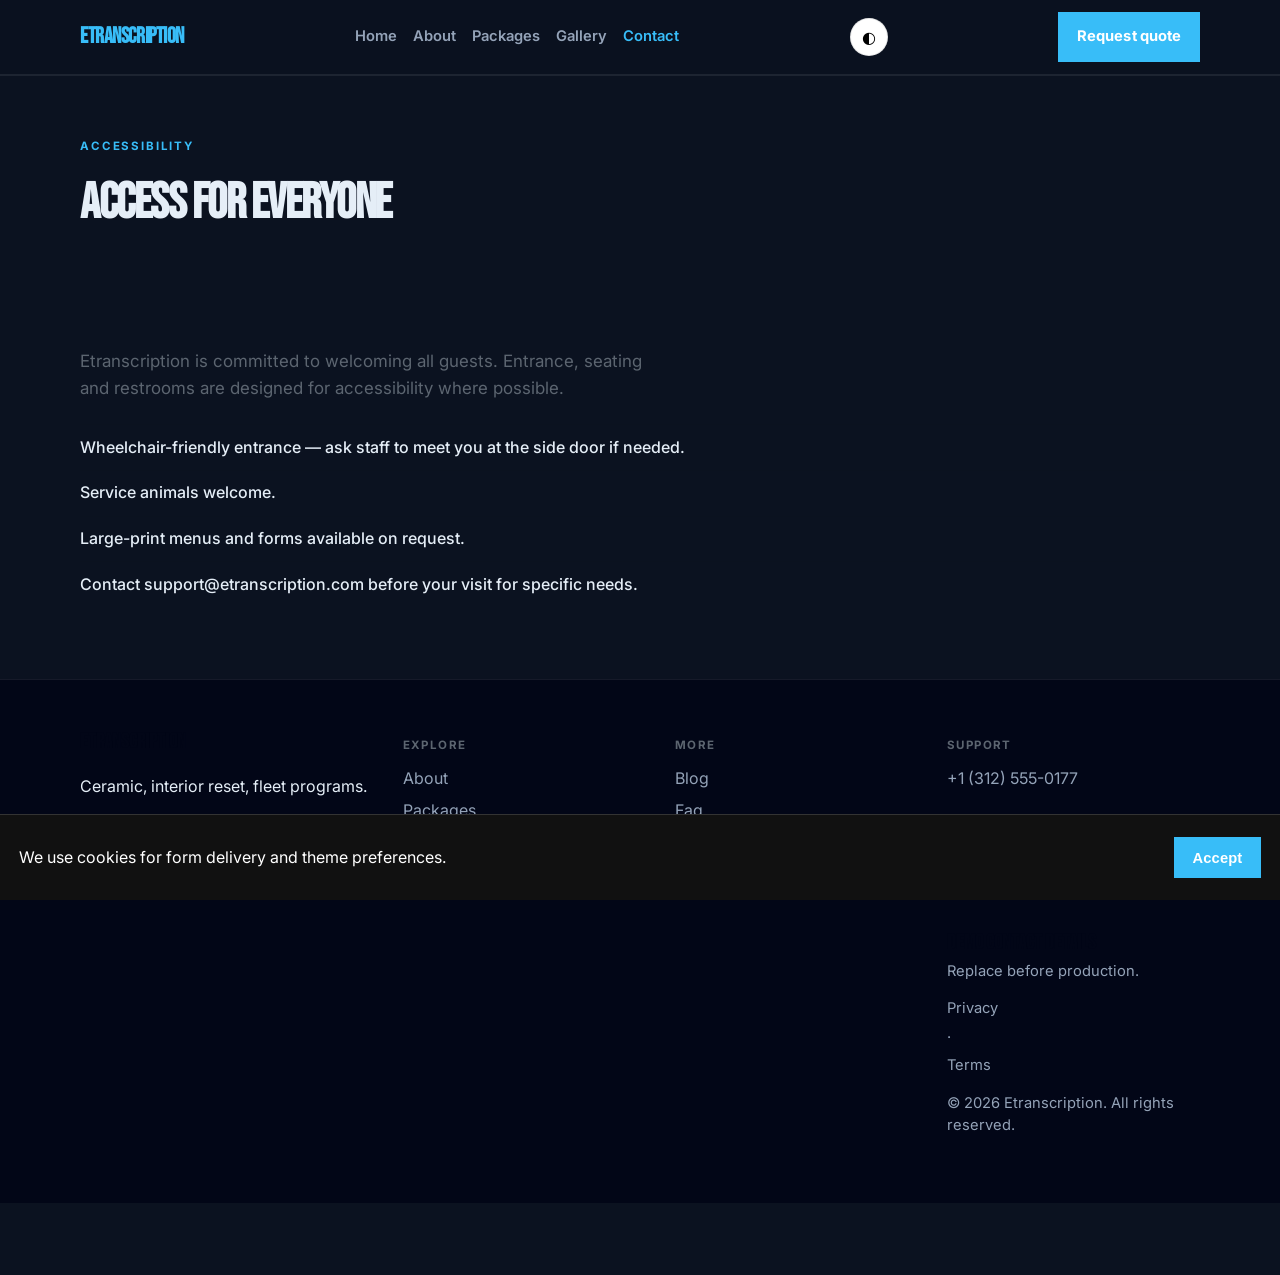
<file: accessibility.html>
<!DOCTYPE html>
<html lang="en">
<head>
  <meta charset="UTF-8" />
  <meta name="viewport" content="width=device-width, initial-scale=1" />
  <title>Accessibility | Etranscription</title>
  <meta name="description" content="Accessibility statement" />
  <meta property="og:title" content="Accessibility | Etranscription" />
  <meta property="og:description" content="Accessibility statement" />
  <meta property="og:type" content="website" />
  <meta name="twitter:card" content="summary_large_image" />
  <meta name="twitter:title" content="Accessibility | Etranscription" />
  <meta name="twitter:description" content="Accessibility statement" />
  <meta property="og:image" content="assets/img-1.jpg" />
  <meta name="twitter:image" content="assets/img-1.jpg" />
  <meta property="og:url" content="https://etranscription.github.io" />
  <script type="application/ld+json">{"@context": "https://schema.org", "@type": "LocalBusiness", "name": "Etranscription", "description": "Ceramic, interior reset, fleet programs.", "url": "https://etranscription.github.io", "image": "assets/img-1.jpg"}</script>
<script type="application/ld+json">{"@context": "https://schema.org", "@type": "FAQPage", "mainEntity": [{"@type": "Question", "name": "Where are you?", "acceptedAnswer": {"@type": "Answer", "text": "401 W Division St, Chicago, IL. See the map on Visit."}}, {"@type": "Question", "name": "How do I reach support?", "acceptedAnswer": {"@type": "Answer", "text": "Use the Contact form or email support@etranscription.com. We reply during open hours."}}, {"@type": "Question", "name": "How do I book?", "acceptedAnswer": {"@type": "Answer", "text": "Send a message on Contact, email bookings@etranscription.com, or call +1 (312) 555-0177."}}, {"@type": "Question", "name": "Are prices current?", "acceptedAnswer": {"@type": "Answer", "text": "Listed prices are current and may shift with seasons — we update this site when they do."}}, {"@type": "Question", "name": "Do you take groups?", "acceptedAnswer": {"@type": "Answer", "text": "Yes for many bookings — tell us the size and date and we'll confirm what Etranscription can host."}}, {"@type": "Question", "name": "What should I bring?", "acceptedAnswer": {"@type": "Answer", "text": "Just yourself (and any notes on allergies, sizes, or preferences). We'll handle the rest."}}, {"@type": "Question", "name": "Where can I read updates?", "acceptedAnswer": {"@type": "Answer", "text": "Blog and Journal pages publish changes before social media."}}, {"@type": "Question", "name": "How do I join the team?", "acceptedAnswer": {"@type": "Answer", "text": "Open roles are listed on Careers — we reply to every application."}}, {"@type": "Question", "name": "Is the space accessible?", "acceptedAnswer": {"@type": "Answer", "text": "See our Accessibility page for entrance, seating and restroom notes."}}, {"@type": "Question", "name": "Can I book for someone else?", "acceptedAnswer": {"@type": "Answer", "text": "Yes — include their name and preferences in the contact form."}}, {"@type": "Question", "name": "Is parking available?", "acceptedAnswer": {"@type": "Answer", "text": "See Locations for the branch closest to you in Chicago."}}]}</script>
<script type="application/ld+json">{"@context": "https://schema.org", "@type": "WebSite", "name": "Etranscription", "url": "https://etranscription.github.io", "description": "Ceramic, interior reset, fleet programs."}</script>
  <link rel="alternate" hreflang="en" href="index.html" />
  <link rel="alternate" hreflang="x-default" href="index.html" />
  <meta name="theme-color" content="#111111" />
  <link rel="preconnect" href="https://fonts.googleapis.com" />
  <link rel="preconnect" href="https://fonts.gstatic.com" crossorigin />
  <link href="https://fonts.googleapis.com/css2?family=Bebas+Neue&family=Inter:wght@400;500;600;700&display=swap" rel="stylesheet" />
  <link rel="stylesheet" href="styles.css" />
  <link rel="icon" href="favicon.svg" type="image/svg+xml" />
</head>
<body>

  <header class="top">
    <div class="shell bar">
      <a class="logo" href="index.html">Etranscription</a>
      <button class="nav-toggle" type="button" aria-label="Open menu" data-nav-toggle>
        <span></span><span></span><span></span>
      </button>
      <nav data-nav><a href="index.html">Home</a><a href="about.html">About</a><a href="offerings.html">Packages</a><a href="gallery.html">Gallery</a><a href="contact.html" class="on">Contact</a></nav>
      <button type="button" class="theme-toggle" data-theme-toggle aria-label="Toggle dark mode">◐</button>
      <a class="cta" href="contact.html" data-open-book>Request quote</a>
    </div>
  </header>  <main class="page">
    <section class="page-hero"><div class="shell">
      <p class="eyebrow">Accessibility</p>
      <h1>Access for everyone</h1>
    </div></section>
    <section class="block"><div class="shell prose-block">
      <p class="lead">Etranscription is committed to welcoming all guests. Entrance, seating and restrooms are designed for accessibility where possible.</p>
      <ul class="checks">
        <li>Wheelchair-friendly entrance — ask staff to meet you at the side door if needed.</li>
        <li>Service animals welcome.</li>
        <li>Large-print menus and forms available on request.</li>
        <li>Contact support@etranscription.com before your visit for specific needs.</li>
      </ul>
    </div></section>
  </main>
  <footer class="foot">
    <div class="shell foot-grid">
      <div>
        <strong>Etranscription</strong>
        <p>Ceramic, interior reset, fleet programs.</p>
        
      </div>
      <div>
        <p class="fh">Explore</p>
        <a href="about.html">About</a><a href="offerings.html">Packages</a><a href="gallery.html">Gallery</a><a href="contact.html">Contact</a>
      </div>
      <div>
        <p class="fh">More</p>
        <a href="blog.html">Blog</a><a href="faq.html">Faq</a><a href="pricing.html">Pricing</a><a href="accessibility.html">Accessibility</a>
      </div>
      <div>
        <p class="fh">Support</p>
        <a href="tel:+13125550177">+1 (312) 555-0177</a>
        <p class="mail-plain">support@etranscription.com</p>
        <p class="mail-plain">hello@etranscription.com</p>
        
        <p class="foot-meta"><strong>Demo contact details</strong><br/>Replace before production.</p>
        <p class="foot-meta"><a href="privacy.html">Privacy</a> · <a href="terms.html">Terms</a></p>
        <p class="foot-meta">© 2026 Etranscription. All rights reserved.</p>
      </div>
    </div>
  </footer>
  <div class="cookie-bar" data-cookie-bar hidden>
    <p>We use cookies for form delivery and theme preferences.</p>
    <button type="button" class="btn solid" data-cookie-accept>Accept</button>
  </div>
  <div class="mobile-cta">
    <a href="tel:+13125550177">Call</a>
    <button type="button" data-open-book>Request quote</button>
    
  </div>
  <div class="toast" data-toast hidden></div>

  <div class="modal" data-book-modal hidden>
    <div class="modal-card">
      <button class="modal-close" type="button" data-close-book aria-label="Close">×</button>
      <p class="eyebrow">Quick request</p>
      <h3>Contact Etranscription</h3>
      <p class="lead">Send the essentials and we will reply by email.</p>
      <form class="contact-form compact" data-quick-book data-support="support@etranscription.com">
        <label>Name<input name="name" required placeholder="Your name" /></label>
        <label>Email<input type="email" name="email" required placeholder="you@email.com" /></label>
        <label>Timing<input name="when" required placeholder="Preferred date or timeline" /></label>
        <label>Notes<textarea name="message" rows="3" placeholder="Project, product, service or other details…"></textarea></label>
        <button class="btn solid" type="submit">Request quote</button>
      </form>
    </div>
  </div>

  <div class="lightbox" data-lightbox hidden>
    <button class="modal-close" type="button" data-lightbox-close aria-label="Close">×</button>
    <img data-lightbox-img alt="" />
    <div class="lightbox-nav">
      <button type="button" data-lightbox-prev>‹</button>
      <button type="button" data-lightbox-next>›</button>
    </div>
  </div>
  <script src="site.js"></script>
</body></html>
</file>
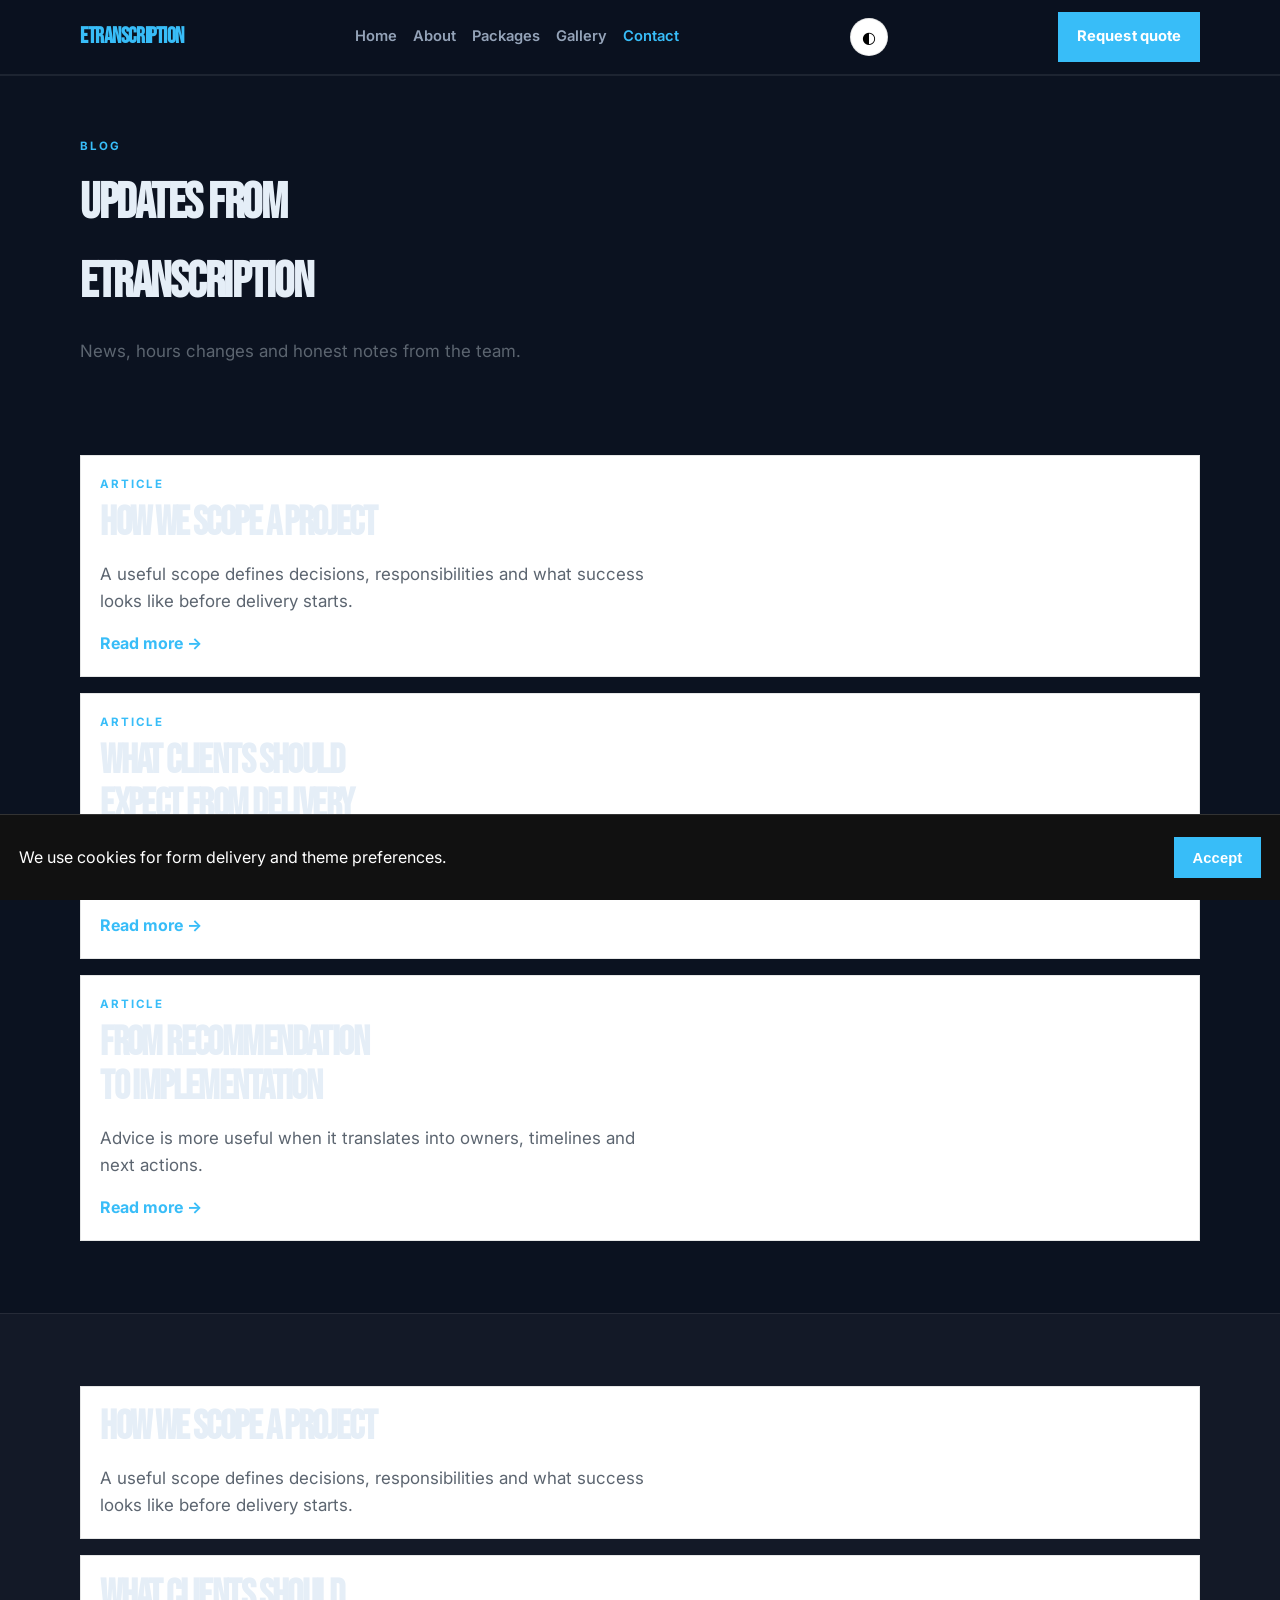
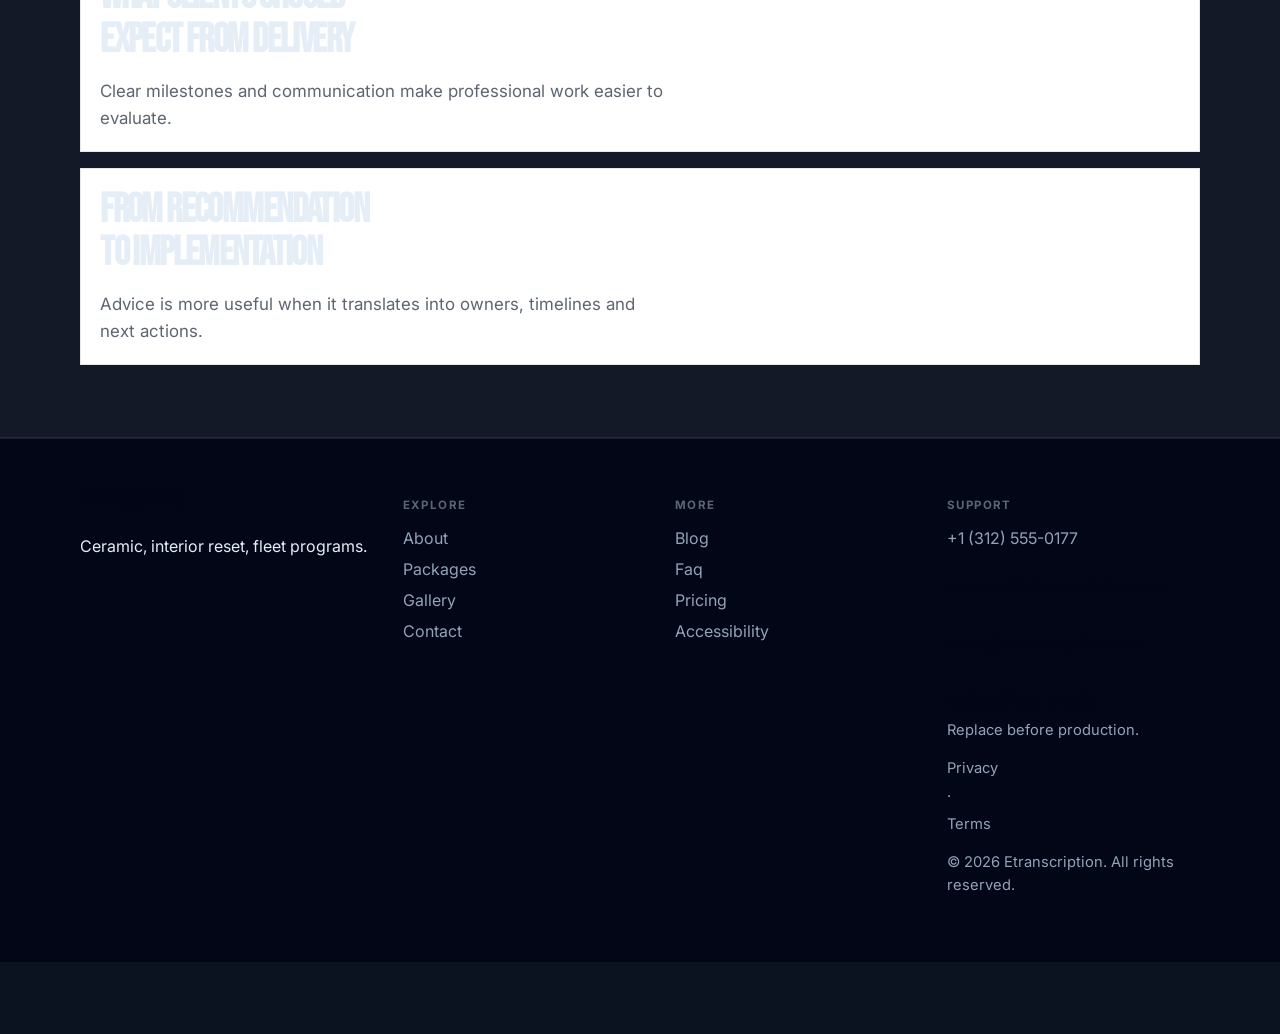
<file: blog.html>
<!DOCTYPE html>
<html lang="en">
<head>
  <meta charset="UTF-8" />
  <meta name="viewport" content="width=device-width, initial-scale=1" />
  <title>Blog | Etranscription</title>
  <meta name="description" content="News from Etranscription" />
  <meta property="og:title" content="Blog | Etranscription" />
  <meta property="og:description" content="News from Etranscription" />
  <meta property="og:type" content="website" />
  <meta name="twitter:card" content="summary_large_image" />
  <meta name="twitter:title" content="Blog | Etranscription" />
  <meta name="twitter:description" content="News from Etranscription" />
  <meta property="og:image" content="assets/img-1.jpg" />
  <meta name="twitter:image" content="assets/img-1.jpg" />
  <meta property="og:url" content="https://etranscription.github.io" />
  <script type="application/ld+json">{"@context": "https://schema.org", "@type": "LocalBusiness", "name": "Etranscription", "description": "Ceramic, interior reset, fleet programs.", "url": "https://etranscription.github.io", "image": "assets/img-1.jpg"}</script>
<script type="application/ld+json">{"@context": "https://schema.org", "@type": "FAQPage", "mainEntity": [{"@type": "Question", "name": "Where are you?", "acceptedAnswer": {"@type": "Answer", "text": "401 W Division St, Chicago, IL. See the map on Visit."}}, {"@type": "Question", "name": "How do I reach support?", "acceptedAnswer": {"@type": "Answer", "text": "Use the Contact form or email support@etranscription.com. We reply during open hours."}}, {"@type": "Question", "name": "How do I book?", "acceptedAnswer": {"@type": "Answer", "text": "Send a message on Contact, email bookings@etranscription.com, or call +1 (312) 555-0177."}}, {"@type": "Question", "name": "Are prices current?", "acceptedAnswer": {"@type": "Answer", "text": "Listed prices are current and may shift with seasons — we update this site when they do."}}, {"@type": "Question", "name": "Do you take groups?", "acceptedAnswer": {"@type": "Answer", "text": "Yes for many bookings — tell us the size and date and we'll confirm what Etranscription can host."}}, {"@type": "Question", "name": "What should I bring?", "acceptedAnswer": {"@type": "Answer", "text": "Just yourself (and any notes on allergies, sizes, or preferences). We'll handle the rest."}}, {"@type": "Question", "name": "Where can I read updates?", "acceptedAnswer": {"@type": "Answer", "text": "Blog and Journal pages publish changes before social media."}}, {"@type": "Question", "name": "How do I join the team?", "acceptedAnswer": {"@type": "Answer", "text": "Open roles are listed on Careers — we reply to every application."}}, {"@type": "Question", "name": "Is the space accessible?", "acceptedAnswer": {"@type": "Answer", "text": "See our Accessibility page for entrance, seating and restroom notes."}}, {"@type": "Question", "name": "Can I book for someone else?", "acceptedAnswer": {"@type": "Answer", "text": "Yes — include their name and preferences in the contact form."}}, {"@type": "Question", "name": "Is parking available?", "acceptedAnswer": {"@type": "Answer", "text": "See Locations for the branch closest to you in Chicago."}}]}</script>
<script type="application/ld+json">{"@context": "https://schema.org", "@type": "WebSite", "name": "Etranscription", "url": "https://etranscription.github.io", "description": "Ceramic, interior reset, fleet programs."}</script>
  <link rel="alternate" hreflang="en" href="index.html" />
  <link rel="alternate" hreflang="x-default" href="index.html" />
  <meta name="theme-color" content="#111111" />
  <link rel="preconnect" href="https://fonts.googleapis.com" />
  <link rel="preconnect" href="https://fonts.gstatic.com" crossorigin />
  <link href="https://fonts.googleapis.com/css2?family=Bebas+Neue&family=Inter:wght@400;500;600;700&display=swap" rel="stylesheet" />
  <link rel="stylesheet" href="styles.css" />
  <link rel="icon" href="favicon.svg" type="image/svg+xml" />
</head>
<body>

  <header class="top">
    <div class="shell bar">
      <a class="logo" href="index.html">Etranscription</a>
      <button class="nav-toggle" type="button" aria-label="Open menu" data-nav-toggle>
        <span></span><span></span><span></span>
      </button>
      <nav data-nav><a href="index.html">Home</a><a href="about.html">About</a><a href="offerings.html">Packages</a><a href="gallery.html">Gallery</a><a href="contact.html" class="on">Contact</a></nav>
      <button type="button" class="theme-toggle" data-theme-toggle aria-label="Toggle dark mode">◐</button>
      <a class="cta" href="contact.html" data-open-book>Request quote</a>
    </div>
  </header>  <main class="page">
    <section class="page-hero"><div class="shell">
      <p class="eyebrow">Blog</p>
      <h1>Updates from Etranscription</h1>
      <p class="lead">News, hours changes and honest notes from the team.</p>
    </div></section>
    <section class="block"><div class="shell journal-stack"><article class="journal-entry reveal">
      <p class="eyebrow">Article</p>
      <h2><a href="#post-0">How we scope a project</a></h2>
      <p class="lead">A useful scope defines decisions, responsibilities and what success looks like before delivery starts.</p>
      <a class="textlink" href="#post-0">Read more →</a>
    </article><article class="journal-entry reveal">
      <p class="eyebrow">Article</p>
      <h2><a href="#post-1">What clients should expect from delivery</a></h2>
      <p class="lead">Clear milestones and communication make professional work easier to evaluate.</p>
      <a class="textlink" href="#post-1">Read more →</a>
    </article><article class="journal-entry reveal">
      <p class="eyebrow">Article</p>
      <h2><a href="#post-2">From recommendation to implementation</a></h2>
      <p class="lead">Advice is more useful when it translates into owners, timelines and next actions.</p>
      <a class="textlink" href="#post-2">Read more →</a>
    </article></div></section>
    <section class="block tint"><div class="shell journal-stack"><article id="post-0" class="journal-entry reveal">
      <h2>How we scope a project</h2>
      <p class="lead">A useful scope defines decisions, responsibilities and what success looks like before delivery starts.</p>
    </article><article id="post-1" class="journal-entry reveal">
      <h2>What clients should expect from delivery</h2>
      <p class="lead">Clear milestones and communication make professional work easier to evaluate.</p>
    </article><article id="post-2" class="journal-entry reveal">
      <h2>From recommendation to implementation</h2>
      <p class="lead">Advice is more useful when it translates into owners, timelines and next actions.</p>
    </article></div></section>
  </main>
  <footer class="foot">
    <div class="shell foot-grid">
      <div>
        <strong>Etranscription</strong>
        <p>Ceramic, interior reset, fleet programs.</p>
        
      </div>
      <div>
        <p class="fh">Explore</p>
        <a href="about.html">About</a><a href="offerings.html">Packages</a><a href="gallery.html">Gallery</a><a href="contact.html">Contact</a>
      </div>
      <div>
        <p class="fh">More</p>
        <a href="blog.html">Blog</a><a href="faq.html">Faq</a><a href="pricing.html">Pricing</a><a href="accessibility.html">Accessibility</a>
      </div>
      <div>
        <p class="fh">Support</p>
        <a href="tel:+13125550177">+1 (312) 555-0177</a>
        <p class="mail-plain">support@etranscription.com</p>
        <p class="mail-plain">hello@etranscription.com</p>
        
        <p class="foot-meta"><strong>Demo contact details</strong><br/>Replace before production.</p>
        <p class="foot-meta"><a href="privacy.html">Privacy</a> · <a href="terms.html">Terms</a></p>
        <p class="foot-meta">© 2026 Etranscription. All rights reserved.</p>
      </div>
    </div>
  </footer>
  <div class="cookie-bar" data-cookie-bar hidden>
    <p>We use cookies for form delivery and theme preferences.</p>
    <button type="button" class="btn solid" data-cookie-accept>Accept</button>
  </div>
  <div class="mobile-cta">
    <a href="tel:+13125550177">Call</a>
    <button type="button" data-open-book>Request quote</button>
    
  </div>
  <div class="toast" data-toast hidden></div>

  <div class="modal" data-book-modal hidden>
    <div class="modal-card">
      <button class="modal-close" type="button" data-close-book aria-label="Close">×</button>
      <p class="eyebrow">Quick request</p>
      <h3>Contact Etranscription</h3>
      <p class="lead">Send the essentials and we will reply by email.</p>
      <form class="contact-form compact" data-quick-book data-support="support@etranscription.com">
        <label>Name<input name="name" required placeholder="Your name" /></label>
        <label>Email<input type="email" name="email" required placeholder="you@email.com" /></label>
        <label>Timing<input name="when" required placeholder="Preferred date or timeline" /></label>
        <label>Notes<textarea name="message" rows="3" placeholder="Project, product, service or other details…"></textarea></label>
        <button class="btn solid" type="submit">Request quote</button>
      </form>
    </div>
  </div>

  <div class="lightbox" data-lightbox hidden>
    <button class="modal-close" type="button" data-lightbox-close aria-label="Close">×</button>
    <img data-lightbox-img alt="" />
    <div class="lightbox-nav">
      <button type="button" data-lightbox-prev>‹</button>
      <button type="button" data-lightbox-next>›</button>
    </div>
  </div>
  <script src="site.js"></script>
</body></html>
</file>
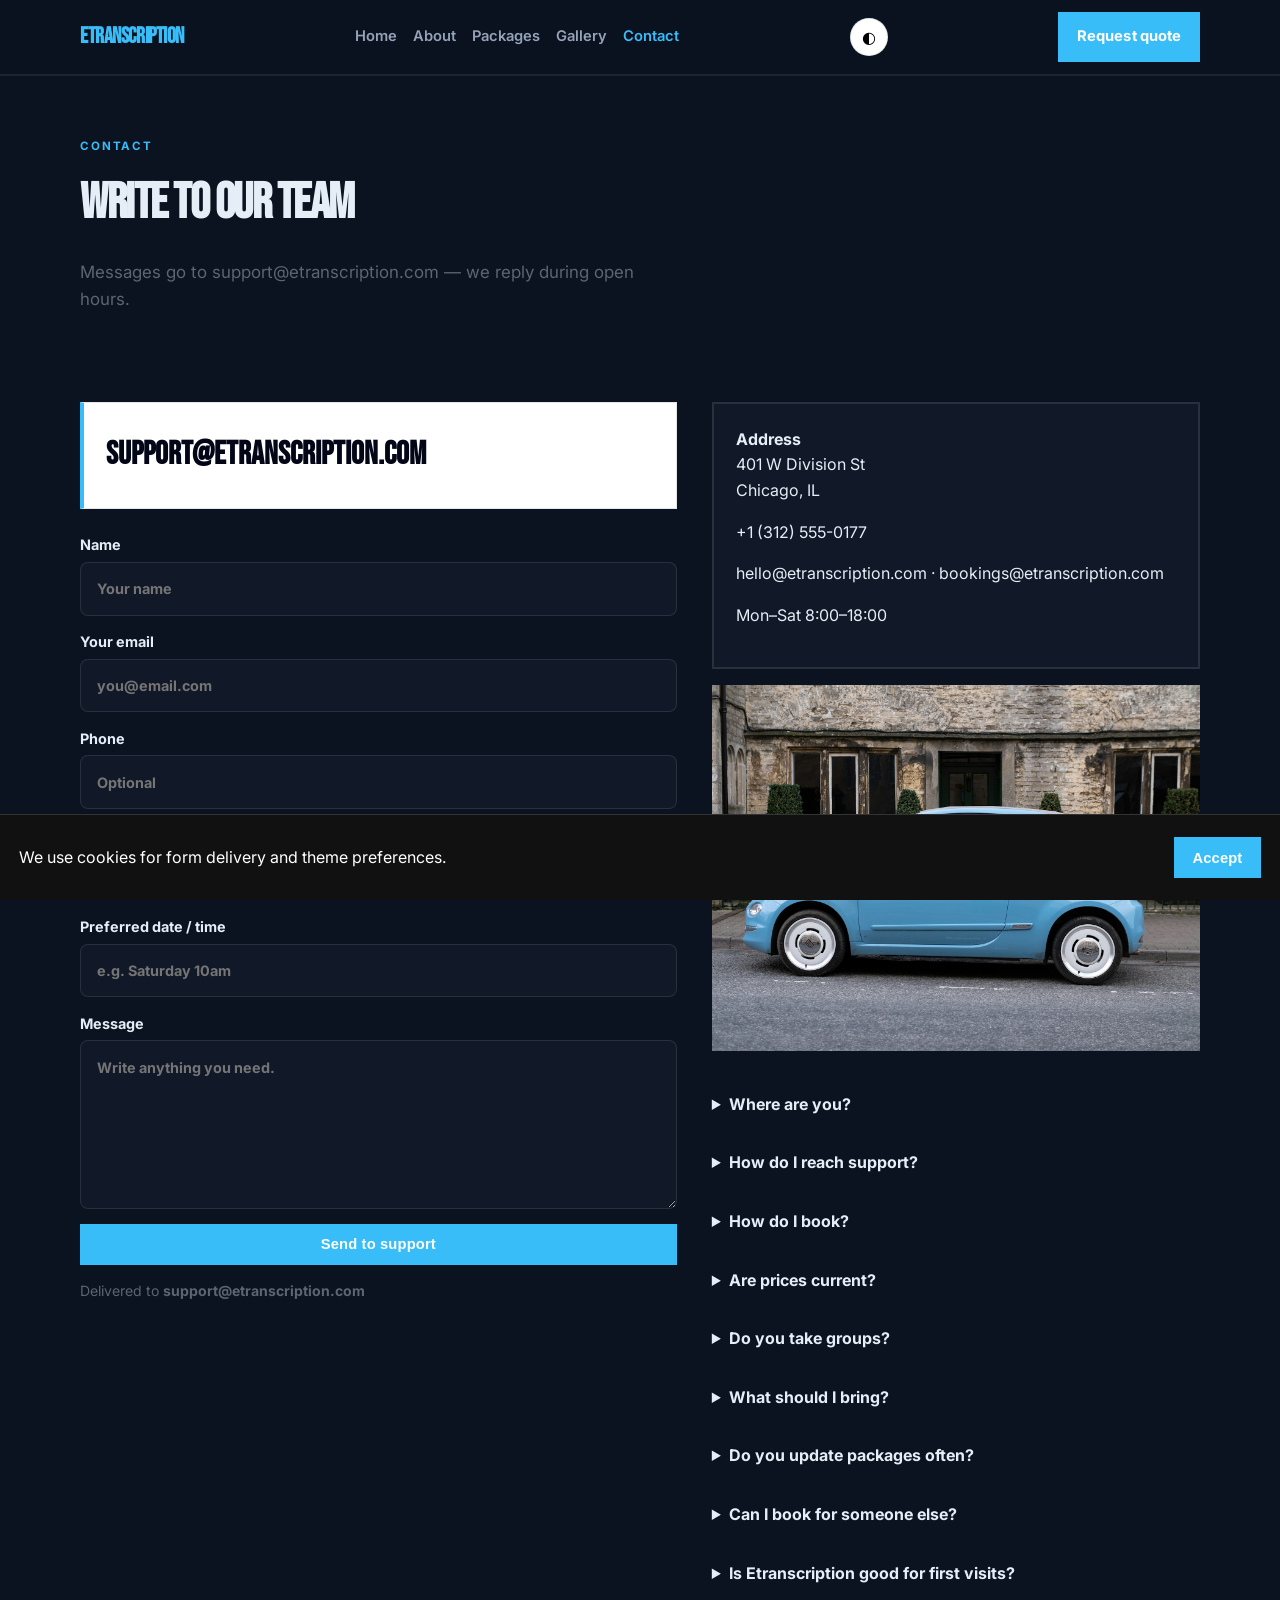
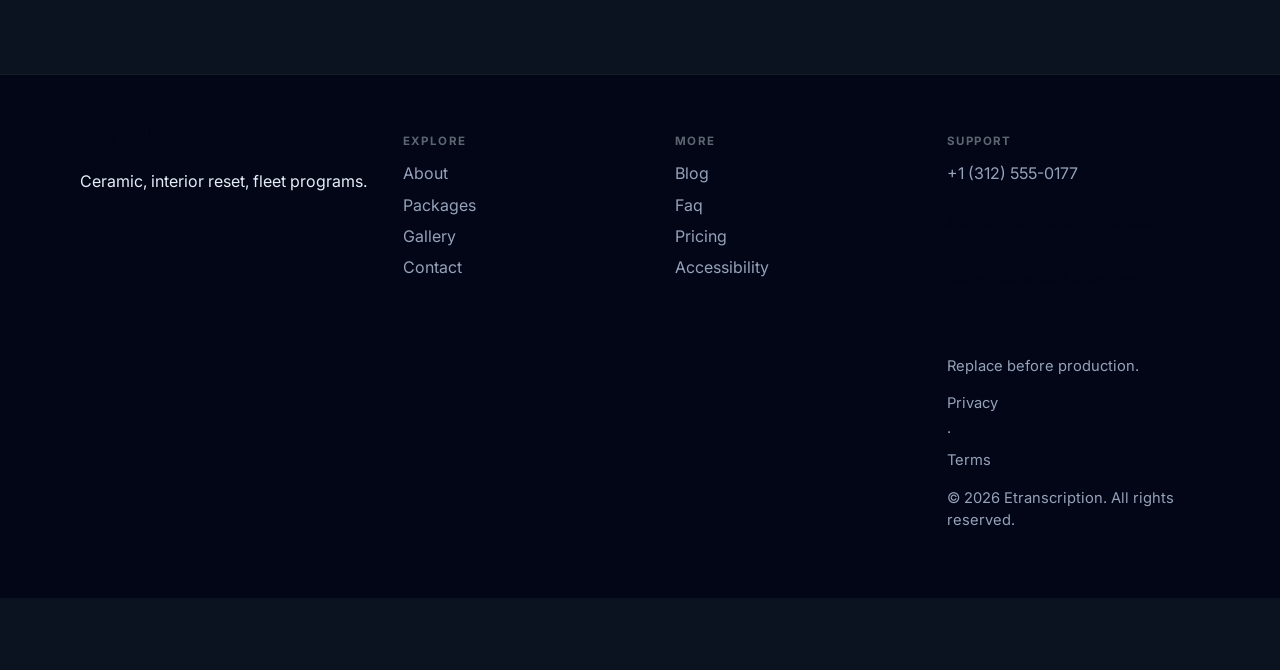
<file: contact.html>
<!DOCTYPE html>
<html lang="en">
<head>
  <meta charset="UTF-8" />
  <meta name="viewport" content="width=device-width, initial-scale=1" />
  <title>Contact | Etranscription</title>
  <meta name="description" content="Contact Etranscription" />
  <meta property="og:title" content="Contact | Etranscription" />
  <meta property="og:description" content="Contact Etranscription" />
  <meta property="og:type" content="website" />
  <meta name="twitter:card" content="summary_large_image" />
  <meta name="twitter:title" content="Contact | Etranscription" />
  <meta name="twitter:description" content="Contact Etranscription" />
  <meta property="og:image" content="assets/img-1.jpg" />
  <meta name="twitter:image" content="assets/img-1.jpg" />
  <meta property="og:url" content="https://etranscription.github.io" />
  <script type="application/ld+json">{"@context": "https://schema.org", "@type": "LocalBusiness", "name": "Etranscription", "description": "Ceramic, interior reset, fleet programs.", "url": "https://etranscription.github.io", "image": "assets/img-1.jpg"}</script>
<script type="application/ld+json">{"@context": "https://schema.org", "@type": "FAQPage", "mainEntity": [{"@type": "Question", "name": "Where are you?", "acceptedAnswer": {"@type": "Answer", "text": "401 W Division St, Chicago, IL. See the map on Visit."}}, {"@type": "Question", "name": "How do I reach support?", "acceptedAnswer": {"@type": "Answer", "text": "Use the Contact form or email support@etranscription.com. We reply during open hours."}}, {"@type": "Question", "name": "How do I book?", "acceptedAnswer": {"@type": "Answer", "text": "Send a message on Contact, email bookings@etranscription.com, or call +1 (312) 555-0177."}}, {"@type": "Question", "name": "Are prices current?", "acceptedAnswer": {"@type": "Answer", "text": "Listed prices are current and may shift with seasons — we update this site when they do."}}, {"@type": "Question", "name": "Do you take groups?", "acceptedAnswer": {"@type": "Answer", "text": "Yes for many bookings — tell us the size and date and we'll confirm what Etranscription can host."}}, {"@type": "Question", "name": "What should I bring?", "acceptedAnswer": {"@type": "Answer", "text": "Just yourself (and any notes on allergies, sizes, or preferences). We'll handle the rest."}}, {"@type": "Question", "name": "Where can I read updates?", "acceptedAnswer": {"@type": "Answer", "text": "Blog and Journal pages publish changes before social media."}}, {"@type": "Question", "name": "How do I join the team?", "acceptedAnswer": {"@type": "Answer", "text": "Open roles are listed on Careers — we reply to every application."}}, {"@type": "Question", "name": "Is the space accessible?", "acceptedAnswer": {"@type": "Answer", "text": "See our Accessibility page for entrance, seating and restroom notes."}}, {"@type": "Question", "name": "Can I book for someone else?", "acceptedAnswer": {"@type": "Answer", "text": "Yes — include their name and preferences in the contact form."}}, {"@type": "Question", "name": "Is parking available?", "acceptedAnswer": {"@type": "Answer", "text": "See Locations for the branch closest to you in Chicago."}}]}</script>
<script type="application/ld+json">{"@context": "https://schema.org", "@type": "WebSite", "name": "Etranscription", "url": "https://etranscription.github.io", "description": "Ceramic, interior reset, fleet programs."}</script>
  <link rel="alternate" hreflang="en" href="index.html" />
  <link rel="alternate" hreflang="x-default" href="index.html" />
  <meta name="theme-color" content="#111111" />
  <link rel="preconnect" href="https://fonts.googleapis.com" />
  <link rel="preconnect" href="https://fonts.gstatic.com" crossorigin />
  <link href="https://fonts.googleapis.com/css2?family=Bebas+Neue&family=Inter:wght@400;500;600;700&display=swap" rel="stylesheet" />
  <link rel="stylesheet" href="styles.css" />
  <link rel="icon" href="favicon.svg" type="image/svg+xml" />
</head>
<body>

  <header class="top">
    <div class="shell bar">
      <a class="logo" href="index.html">Etranscription</a>
      <button class="nav-toggle" type="button" aria-label="Open menu" data-nav-toggle>
        <span></span><span></span><span></span>
      </button>
      <nav data-nav><a href="index.html">Home</a><a href="about.html">About</a><a href="offerings.html">Packages</a><a href="gallery.html">Gallery</a><a href="contact.html" class="on">Contact</a></nav>
      <button type="button" class="theme-toggle" data-theme-toggle aria-label="Toggle dark mode">◐</button>
      <a class="cta" href="contact.html" data-open-book>Request quote</a>
    </div>
  </header>  <main class="page">
    <section class="page-hero"><div class="shell">
      <p class="eyebrow">Contact</p><h1>Write to our team</h1>
      <p class="lead">Messages go to support@etranscription.com — we reply during open hours.</p>
    </div></section>
    <section class="block"><div class="shell contact-grid">
      <div><div class="support-banner"><p class="support-mail">support@etranscription.com</p></div><form class="contact-form" data-contact data-support="support@etranscription.com">
          <label>Name<input name="name" required placeholder="Your name" autocomplete="name" /></label>
          <label>Your email<input type="email" name="email" required placeholder="you@email.com" autocomplete="email" /></label>
          <label>Phone<input type="tel" name="phone" placeholder="Optional" autocomplete="tel" /></label>
          <label>Topic<select name="topic" required>
              <option value="Booking">Booking / reservation</option>
              <option value="Support">Support / question</option>
              <option value="Group">Group or event</option>
              <option value="Other">Something else</option>
            </select></label>
          <label>Preferred date / time<input name="when" placeholder="e.g. Saturday 10am" /></label>
          <label>Message<textarea name="message" rows="6" required placeholder="Write anything you need."></textarea></label>
          <button class="btn solid" type="submit">Send to support</button>
          <p class="form-note">Delivered to <strong>support@etranscription.com</strong></p>
        </form>
      <div class="form-success" data-success hidden><h3>Message received</h3><button type="button" class="btn quiet" data-again>Send another</button></div></div>
      <div><div class="card stack-card">
      <p><strong>Address</strong><br/>401 W Division St<br/>Chicago, IL</p>
      <p><a href="tel:+13125550177">+1 (312) 555-0177</a></p>
      <p>hello@etranscription.com · bookings@etranscription.com</p><p>Mon–Sat 8:00–18:00</p></div>
      <img class="solo" src="assets/img-7.jpg" alt="contact" style="margin-top:1rem" />
      <div class="faq" style="margin-top:1.5rem"><details><summary>Where are you?</summary><p>401 W Division St, Chicago, IL. See the map on Visit.</p></details>
<details><summary>How do I reach support?</summary><p>Use the Contact form or email support@etranscription.com. We reply during open hours.</p></details>
<details><summary>How do I book?</summary><p>Send a message on Contact, email bookings@etranscription.com, or call +1 (312) 555-0177.</p></details>
<details><summary>Are prices current?</summary><p>Listed prices are current and may shift with seasons — we update this site when they do.</p></details>
<details><summary>Do you take groups?</summary><p>Yes for many bookings — tell us the size and date and we'll confirm what Etranscription can host.</p></details>
<details><summary>What should I bring?</summary><p>Just yourself (and any notes on allergies, sizes, or preferences). We'll handle the rest.</p></details>
<details><summary>Do you update packages often?</summary><p>Yes — seasonal shifts are posted here first.</p></details>
<details><summary>Can I book for someone else?</summary><p>Yes — include their name and preferences in the Contact form or email support@etranscription.com.</p></details>
<details><summary>Is Etranscription good for first visits?</summary><p>Absolutely — tell us it's your first time and we'll recommend a starting point.</p></details></div></div>
    </div></section>
  </main>
  <footer class="foot">
    <div class="shell foot-grid">
      <div>
        <strong>Etranscription</strong>
        <p>Ceramic, interior reset, fleet programs.</p>
        
      </div>
      <div>
        <p class="fh">Explore</p>
        <a href="about.html">About</a><a href="offerings.html">Packages</a><a href="gallery.html">Gallery</a><a href="contact.html">Contact</a>
      </div>
      <div>
        <p class="fh">More</p>
        <a href="blog.html">Blog</a><a href="faq.html">Faq</a><a href="pricing.html">Pricing</a><a href="accessibility.html">Accessibility</a>
      </div>
      <div>
        <p class="fh">Support</p>
        <a href="tel:+13125550177">+1 (312) 555-0177</a>
        <p class="mail-plain">support@etranscription.com</p>
        <p class="mail-plain">hello@etranscription.com</p>
        
        <p class="foot-meta"><strong>Demo contact details</strong><br/>Replace before production.</p>
        <p class="foot-meta"><a href="privacy.html">Privacy</a> · <a href="terms.html">Terms</a></p>
        <p class="foot-meta">© 2026 Etranscription. All rights reserved.</p>
      </div>
    </div>
  </footer>
  <div class="cookie-bar" data-cookie-bar hidden>
    <p>We use cookies for form delivery and theme preferences.</p>
    <button type="button" class="btn solid" data-cookie-accept>Accept</button>
  </div>
  <div class="mobile-cta">
    <a href="tel:+13125550177">Call</a>
    <button type="button" data-open-book>Request quote</button>
    
  </div>
  <div class="toast" data-toast hidden></div>

  <div class="modal" data-book-modal hidden>
    <div class="modal-card">
      <button class="modal-close" type="button" data-close-book aria-label="Close">×</button>
      <p class="eyebrow">Quick request</p>
      <h3>Contact Etranscription</h3>
      <p class="lead">Send the essentials and we will reply by email.</p>
      <form class="contact-form compact" data-quick-book data-support="support@etranscription.com">
        <label>Name<input name="name" required placeholder="Your name" /></label>
        <label>Email<input type="email" name="email" required placeholder="you@email.com" /></label>
        <label>Timing<input name="when" required placeholder="Preferred date or timeline" /></label>
        <label>Notes<textarea name="message" rows="3" placeholder="Project, product, service or other details…"></textarea></label>
        <button class="btn solid" type="submit">Request quote</button>
      </form>
    </div>
  </div>

  <div class="lightbox" data-lightbox hidden>
    <button class="modal-close" type="button" data-lightbox-close aria-label="Close">×</button>
    <img data-lightbox-img alt="" />
    <div class="lightbox-nav">
      <button type="button" data-lightbox-prev>‹</button>
      <button type="button" data-lightbox-next>›</button>
    </div>
  </div>
  <script src="site.js"></script>
</body></html>
</file>
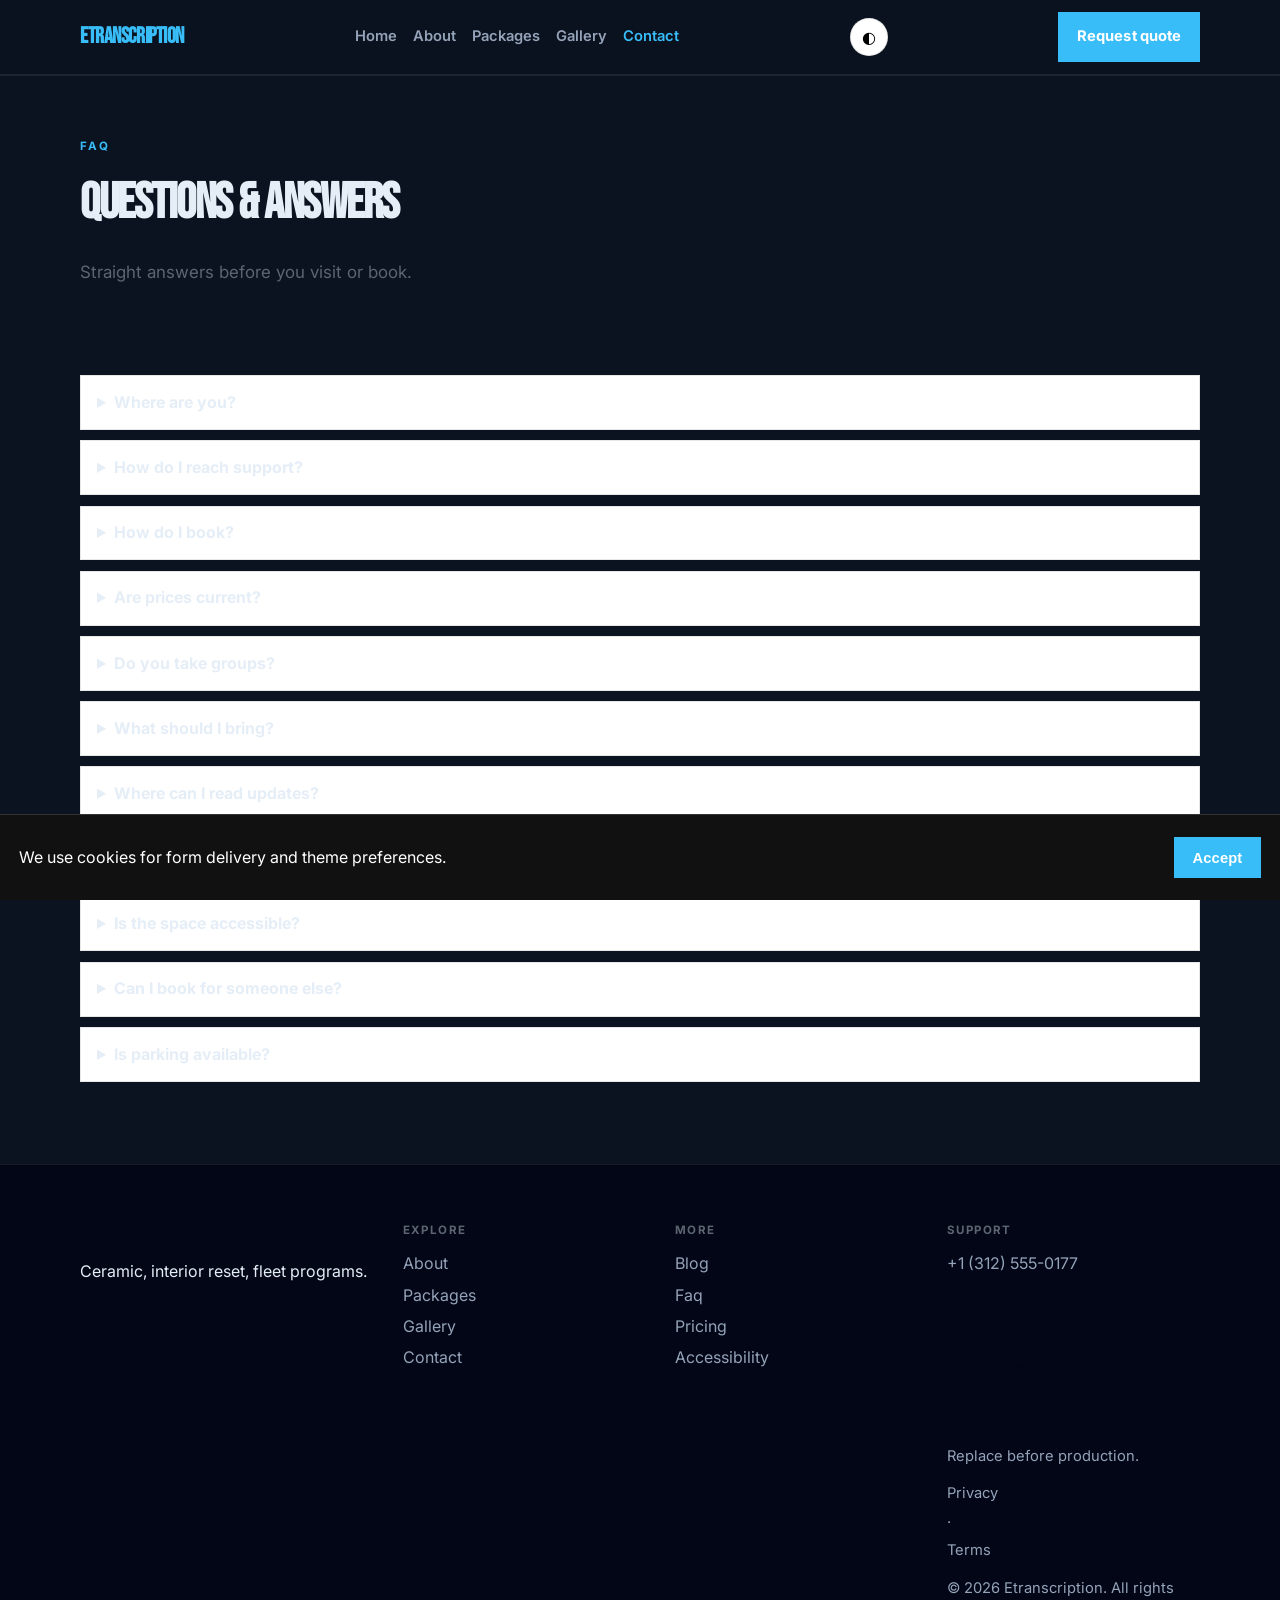
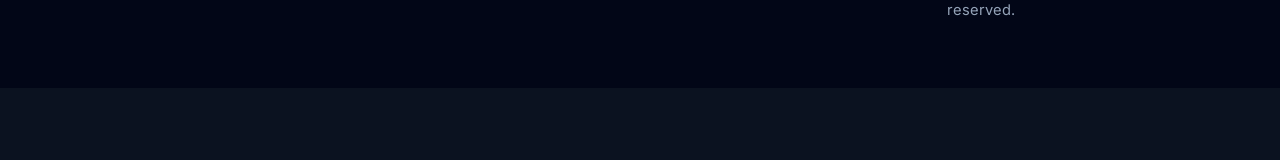
<file: faq.html>
<!DOCTYPE html>
<html lang="en">
<head>
  <meta charset="UTF-8" />
  <meta name="viewport" content="width=device-width, initial-scale=1" />
  <title>FAQ | Etranscription</title>
  <meta name="description" content="Frequently asked questions" />
  <meta property="og:title" content="FAQ | Etranscription" />
  <meta property="og:description" content="Frequently asked questions" />
  <meta property="og:type" content="website" />
  <meta name="twitter:card" content="summary_large_image" />
  <meta name="twitter:title" content="FAQ | Etranscription" />
  <meta name="twitter:description" content="Frequently asked questions" />
  <meta property="og:image" content="assets/img-1.jpg" />
  <meta name="twitter:image" content="assets/img-1.jpg" />
  <meta property="og:url" content="https://etranscription.github.io" />
  <script type="application/ld+json">{"@context": "https://schema.org", "@type": "LocalBusiness", "name": "Etranscription", "description": "Ceramic, interior reset, fleet programs.", "url": "https://etranscription.github.io", "image": "assets/img-1.jpg"}</script>
<script type="application/ld+json">{"@context": "https://schema.org", "@type": "FAQPage", "mainEntity": [{"@type": "Question", "name": "Where are you?", "acceptedAnswer": {"@type": "Answer", "text": "401 W Division St, Chicago, IL. See the map on Visit."}}, {"@type": "Question", "name": "How do I reach support?", "acceptedAnswer": {"@type": "Answer", "text": "Use the Contact form or email support@etranscription.com. We reply during open hours."}}, {"@type": "Question", "name": "How do I book?", "acceptedAnswer": {"@type": "Answer", "text": "Send a message on Contact, email bookings@etranscription.com, or call +1 (312) 555-0177."}}, {"@type": "Question", "name": "Are prices current?", "acceptedAnswer": {"@type": "Answer", "text": "Listed prices are current and may shift with seasons — we update this site when they do."}}, {"@type": "Question", "name": "Do you take groups?", "acceptedAnswer": {"@type": "Answer", "text": "Yes for many bookings — tell us the size and date and we'll confirm what Etranscription can host."}}, {"@type": "Question", "name": "What should I bring?", "acceptedAnswer": {"@type": "Answer", "text": "Just yourself (and any notes on allergies, sizes, or preferences). We'll handle the rest."}}, {"@type": "Question", "name": "Where can I read updates?", "acceptedAnswer": {"@type": "Answer", "text": "Blog and Journal pages publish changes before social media."}}, {"@type": "Question", "name": "How do I join the team?", "acceptedAnswer": {"@type": "Answer", "text": "Open roles are listed on Careers — we reply to every application."}}, {"@type": "Question", "name": "Is the space accessible?", "acceptedAnswer": {"@type": "Answer", "text": "See our Accessibility page for entrance, seating and restroom notes."}}, {"@type": "Question", "name": "Can I book for someone else?", "acceptedAnswer": {"@type": "Answer", "text": "Yes — include their name and preferences in the contact form."}}, {"@type": "Question", "name": "Is parking available?", "acceptedAnswer": {"@type": "Answer", "text": "See Locations for the branch closest to you in Chicago."}}]}</script>
<script type="application/ld+json">{"@context": "https://schema.org", "@type": "WebSite", "name": "Etranscription", "url": "https://etranscription.github.io", "description": "Ceramic, interior reset, fleet programs."}</script>
  <link rel="alternate" hreflang="en" href="index.html" />
  <link rel="alternate" hreflang="x-default" href="index.html" />
  <meta name="theme-color" content="#111111" />
  <link rel="preconnect" href="https://fonts.googleapis.com" />
  <link rel="preconnect" href="https://fonts.gstatic.com" crossorigin />
  <link href="https://fonts.googleapis.com/css2?family=Bebas+Neue&family=Inter:wght@400;500;600;700&display=swap" rel="stylesheet" />
  <link rel="stylesheet" href="styles.css" />
  <link rel="icon" href="favicon.svg" type="image/svg+xml" />
</head>
<body>

  <header class="top">
    <div class="shell bar">
      <a class="logo" href="index.html">Etranscription</a>
      <button class="nav-toggle" type="button" aria-label="Open menu" data-nav-toggle>
        <span></span><span></span><span></span>
      </button>
      <nav data-nav><a href="index.html">Home</a><a href="about.html">About</a><a href="offerings.html">Packages</a><a href="gallery.html">Gallery</a><a href="contact.html" class="on">Contact</a></nav>
      <button type="button" class="theme-toggle" data-theme-toggle aria-label="Toggle dark mode">◐</button>
      <a class="cta" href="contact.html" data-open-book>Request quote</a>
    </div>
  </header>  <main class="page">
    <section class="page-hero"><div class="shell">
      <p class="eyebrow">FAQ</p>
      <h1>Questions &amp; answers</h1>
      <p class="lead">Straight answers before you visit or book.</p>
    </div></section>
    <section class="block"><div class="shell faq-page"><details class='faq-item reveal'><summary>Where are you?</summary><p>401 W Division St, Chicago, IL. See the map on Visit.</p></details><details class='faq-item reveal'><summary>How do I reach support?</summary><p>Use the Contact form or email support@etranscription.com. We reply during open hours.</p></details><details class='faq-item reveal'><summary>How do I book?</summary><p>Send a message on Contact, email bookings@etranscription.com, or call +1 (312) 555-0177.</p></details><details class='faq-item reveal'><summary>Are prices current?</summary><p>Listed prices are current and may shift with seasons — we update this site when they do.</p></details><details class='faq-item reveal'><summary>Do you take groups?</summary><p>Yes for many bookings — tell us the size and date and we&#x27;ll confirm what Etranscription can host.</p></details><details class='faq-item reveal'><summary>What should I bring?</summary><p>Just yourself (and any notes on allergies, sizes, or preferences). We&#x27;ll handle the rest.</p></details><details class='faq-item reveal'><summary>Where can I read updates?</summary><p>Blog and Journal pages publish changes before social media.</p></details><details class='faq-item reveal'><summary>How do I join the team?</summary><p>Open roles are listed on Careers — we reply to every application.</p></details><details class='faq-item reveal'><summary>Is the space accessible?</summary><p>See our Accessibility page for entrance, seating and restroom notes.</p></details><details class='faq-item reveal'><summary>Can I book for someone else?</summary><p>Yes — include their name and preferences in the contact form.</p></details><details class='faq-item reveal'><summary>Is parking available?</summary><p>See Locations for the branch closest to you in Chicago.</p></details></div></section>
  </main>
  <footer class="foot">
    <div class="shell foot-grid">
      <div>
        <strong>Etranscription</strong>
        <p>Ceramic, interior reset, fleet programs.</p>
        
      </div>
      <div>
        <p class="fh">Explore</p>
        <a href="about.html">About</a><a href="offerings.html">Packages</a><a href="gallery.html">Gallery</a><a href="contact.html">Contact</a>
      </div>
      <div>
        <p class="fh">More</p>
        <a href="blog.html">Blog</a><a href="faq.html">Faq</a><a href="pricing.html">Pricing</a><a href="accessibility.html">Accessibility</a>
      </div>
      <div>
        <p class="fh">Support</p>
        <a href="tel:+13125550177">+1 (312) 555-0177</a>
        <p class="mail-plain">support@etranscription.com</p>
        <p class="mail-plain">hello@etranscription.com</p>
        
        <p class="foot-meta"><strong>Demo contact details</strong><br/>Replace before production.</p>
        <p class="foot-meta"><a href="privacy.html">Privacy</a> · <a href="terms.html">Terms</a></p>
        <p class="foot-meta">© 2026 Etranscription. All rights reserved.</p>
      </div>
    </div>
  </footer>
  <div class="cookie-bar" data-cookie-bar hidden>
    <p>We use cookies for form delivery and theme preferences.</p>
    <button type="button" class="btn solid" data-cookie-accept>Accept</button>
  </div>
  <div class="mobile-cta">
    <a href="tel:+13125550177">Call</a>
    <button type="button" data-open-book>Request quote</button>
    
  </div>
  <div class="toast" data-toast hidden></div>

  <div class="modal" data-book-modal hidden>
    <div class="modal-card">
      <button class="modal-close" type="button" data-close-book aria-label="Close">×</button>
      <p class="eyebrow">Quick request</p>
      <h3>Contact Etranscription</h3>
      <p class="lead">Send the essentials and we will reply by email.</p>
      <form class="contact-form compact" data-quick-book data-support="support@etranscription.com">
        <label>Name<input name="name" required placeholder="Your name" /></label>
        <label>Email<input type="email" name="email" required placeholder="you@email.com" /></label>
        <label>Timing<input name="when" required placeholder="Preferred date or timeline" /></label>
        <label>Notes<textarea name="message" rows="3" placeholder="Project, product, service or other details…"></textarea></label>
        <button class="btn solid" type="submit">Request quote</button>
      </form>
    </div>
  </div>

  <div class="lightbox" data-lightbox hidden>
    <button class="modal-close" type="button" data-lightbox-close aria-label="Close">×</button>
    <img data-lightbox-img alt="" />
    <div class="lightbox-nav">
      <button type="button" data-lightbox-prev>‹</button>
      <button type="button" data-lightbox-next>›</button>
    </div>
  </div>
  <script src="site.js"></script>
</body></html>
</file>
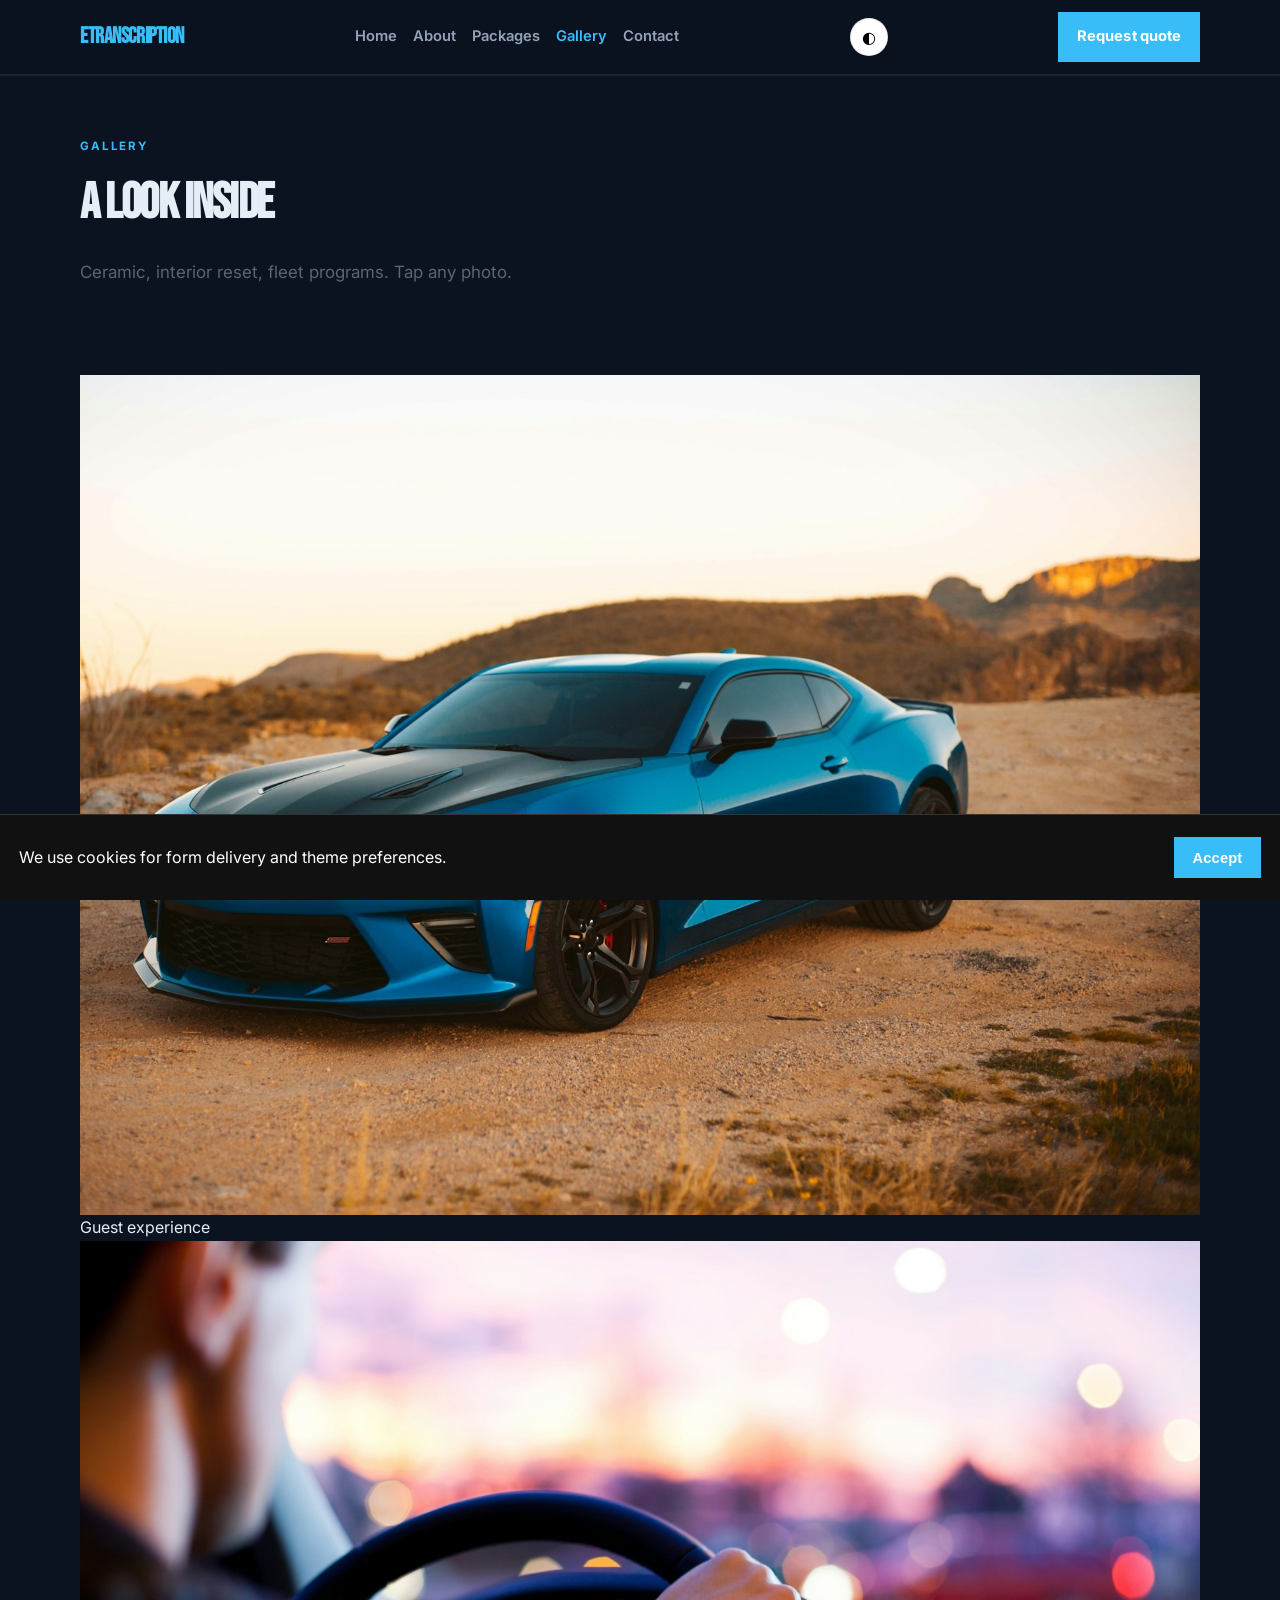
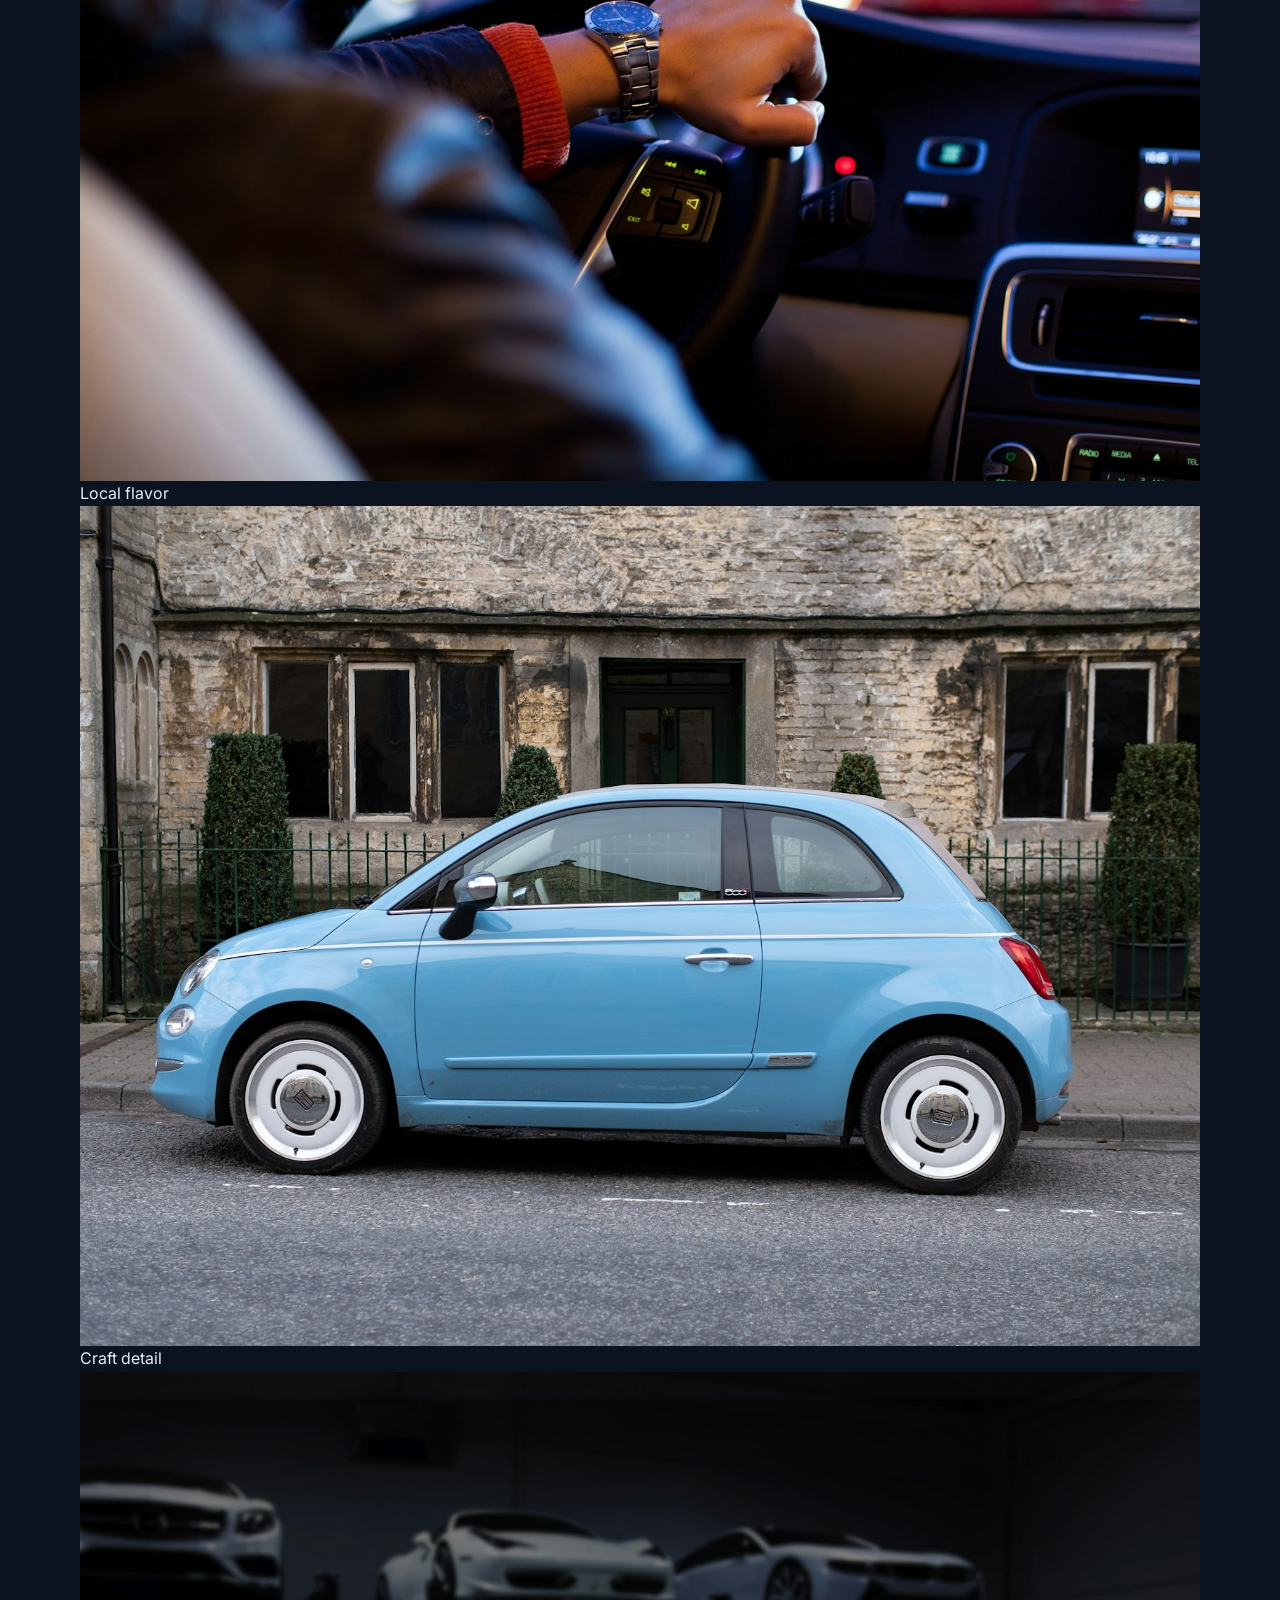
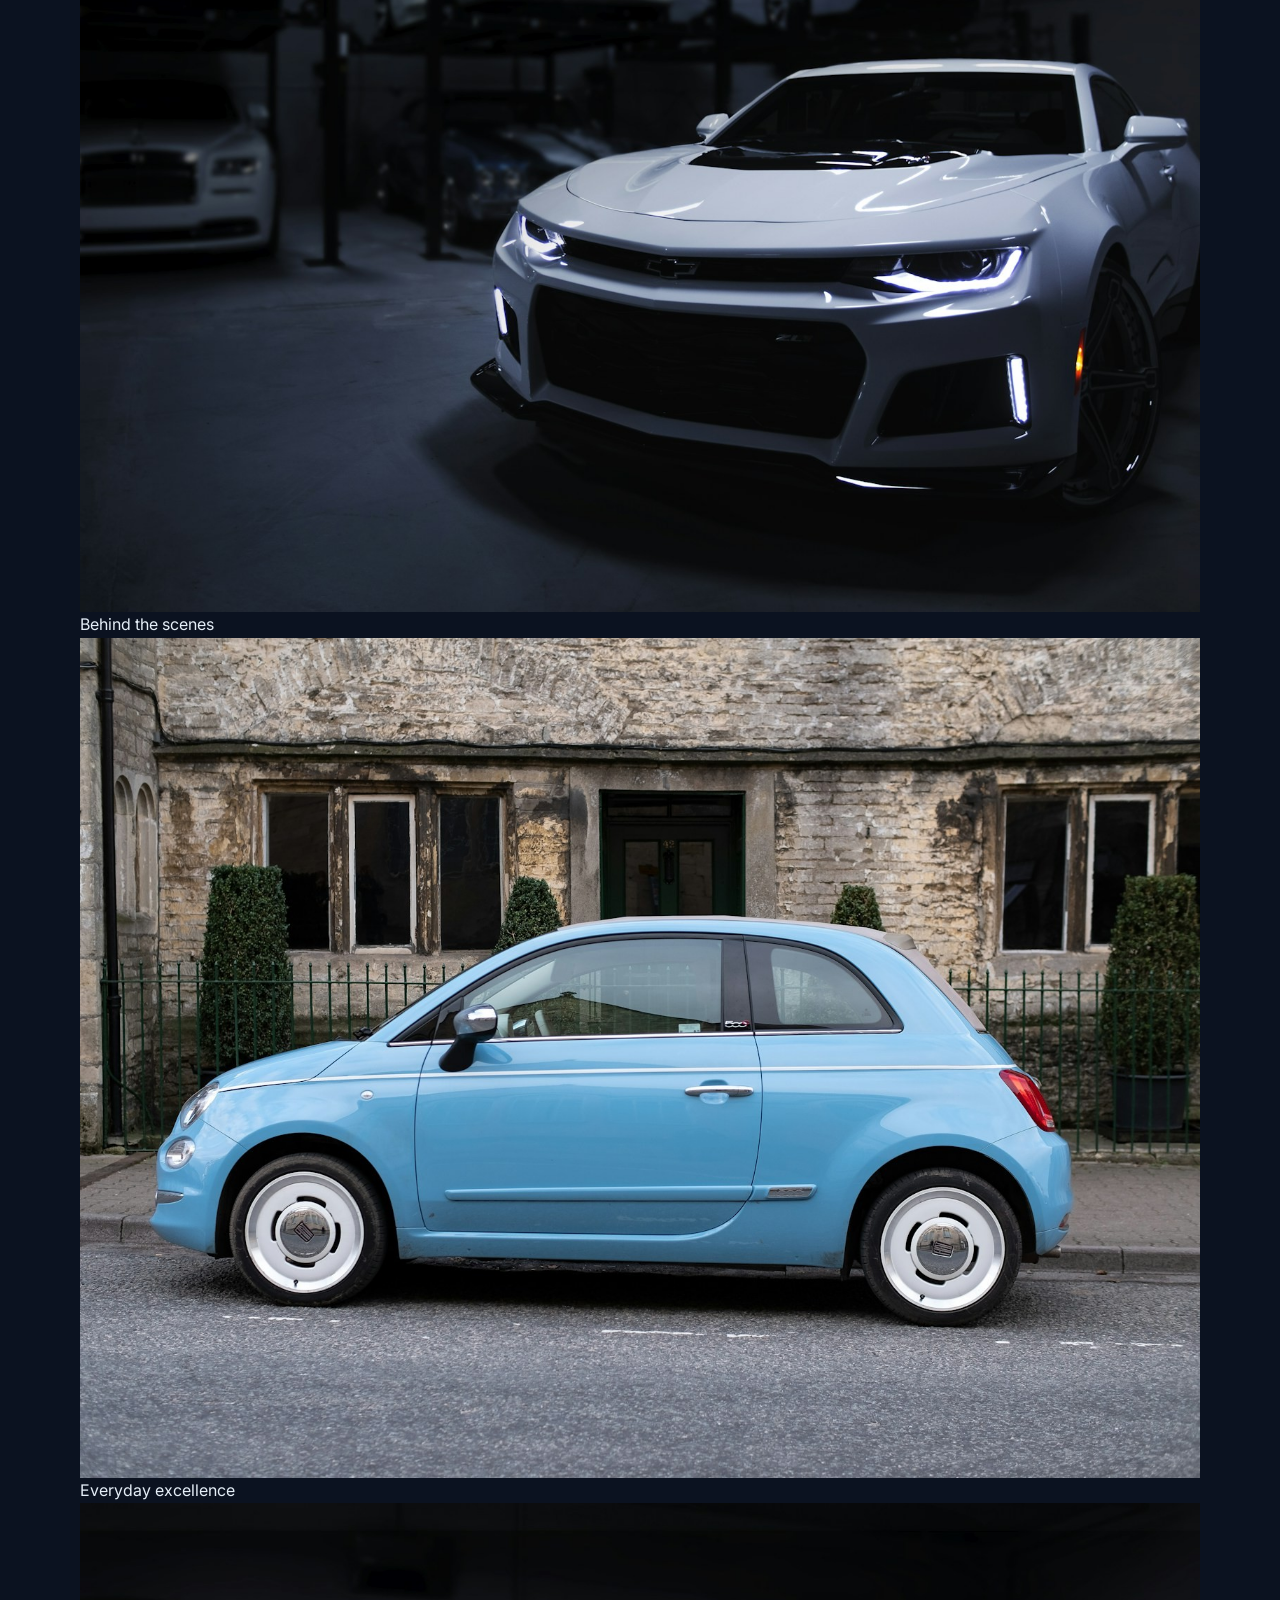
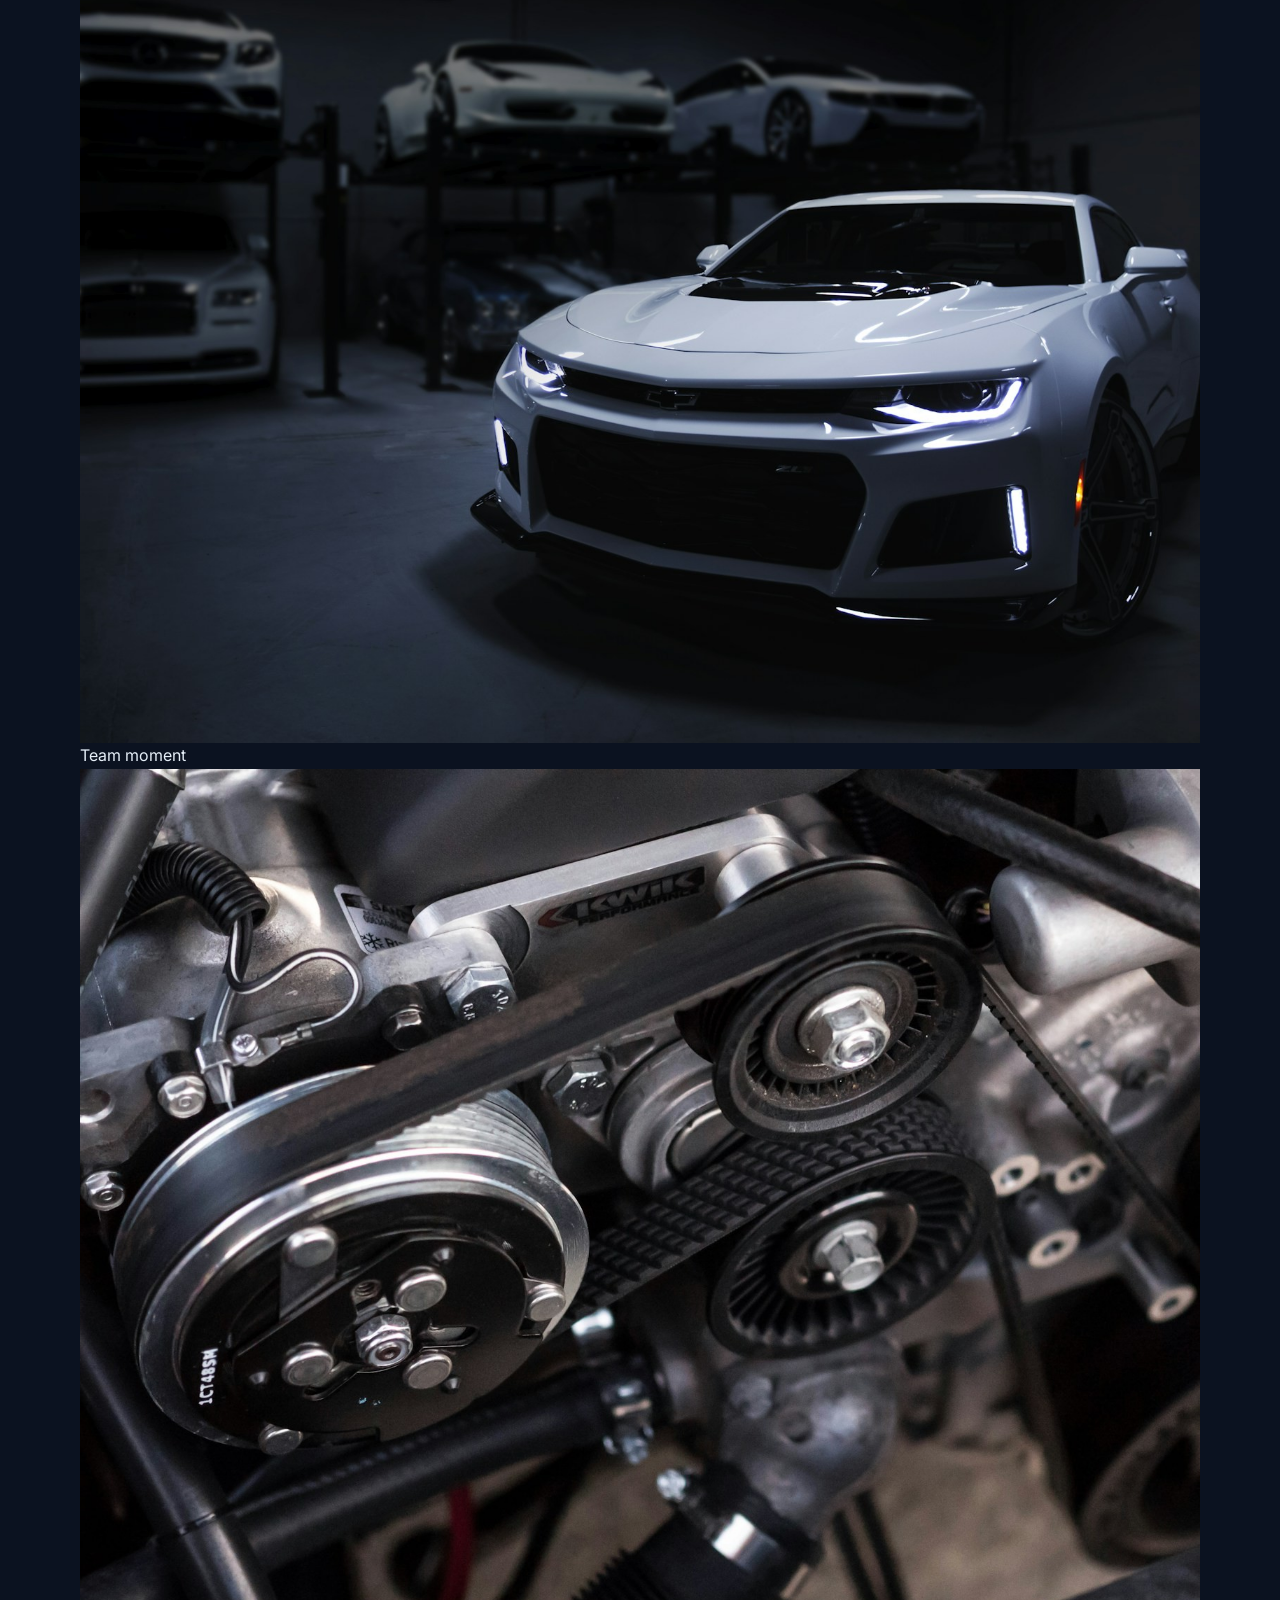
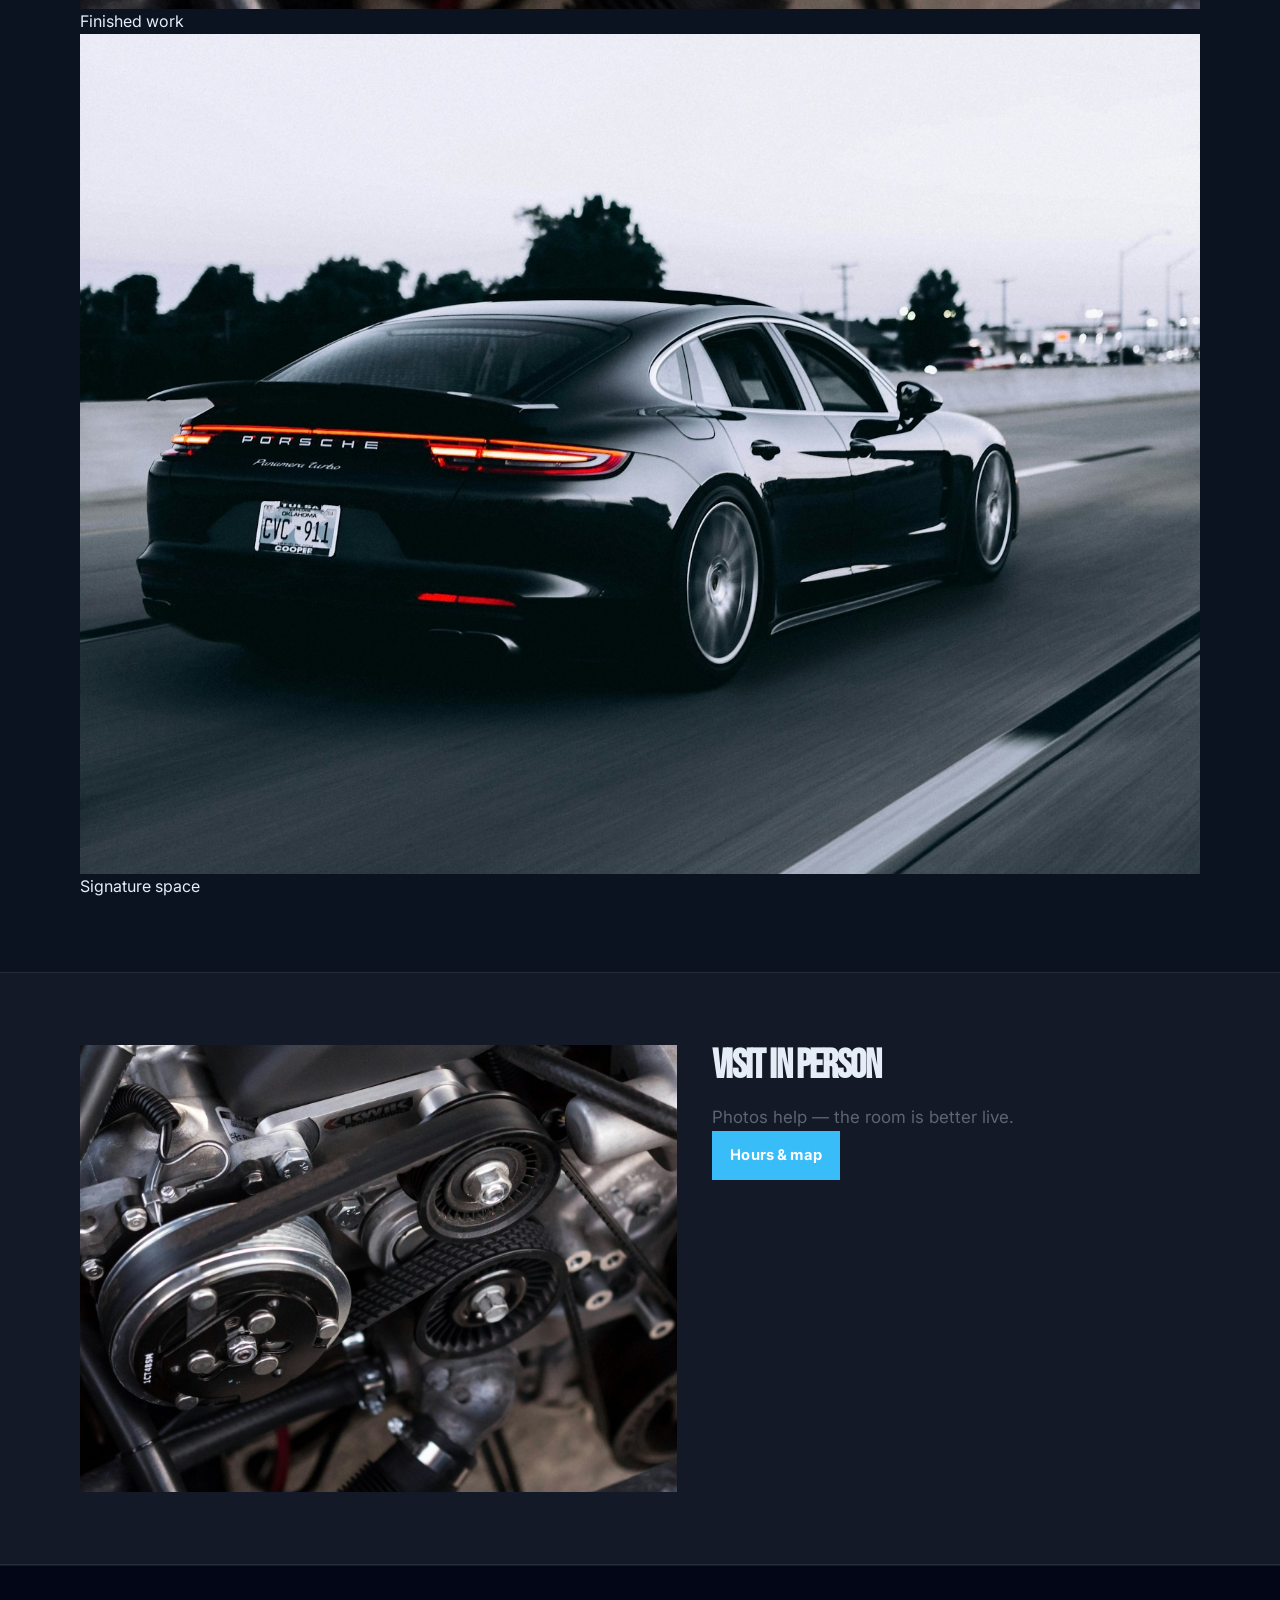
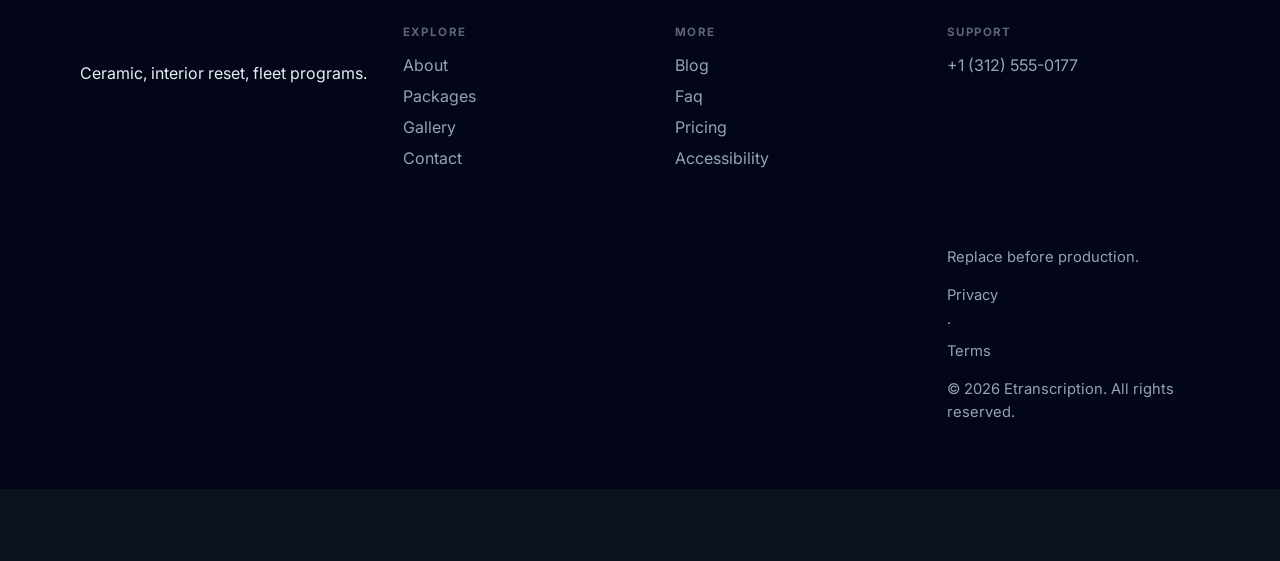
<file: gallery.html>
<!DOCTYPE html>
<html lang="en">
<head>
  <meta charset="UTF-8" />
  <meta name="viewport" content="width=device-width, initial-scale=1" />
  <title>Gallery | Etranscription</title>
  <meta name="description" content="Photos from Etranscription" />
  <meta property="og:title" content="Gallery | Etranscription" />
  <meta property="og:description" content="Photos from Etranscription" />
  <meta property="og:type" content="website" />
  <meta name="twitter:card" content="summary_large_image" />
  <meta name="twitter:title" content="Gallery | Etranscription" />
  <meta name="twitter:description" content="Photos from Etranscription" />
  <meta property="og:image" content="assets/img-1.jpg" />
  <meta name="twitter:image" content="assets/img-1.jpg" />
  <meta property="og:url" content="https://etranscription.github.io" />
  <script type="application/ld+json">{"@context": "https://schema.org", "@type": "LocalBusiness", "name": "Etranscription", "description": "Ceramic, interior reset, fleet programs.", "url": "https://etranscription.github.io", "image": "assets/img-1.jpg"}</script>
<script type="application/ld+json">{"@context": "https://schema.org", "@type": "FAQPage", "mainEntity": [{"@type": "Question", "name": "Where are you?", "acceptedAnswer": {"@type": "Answer", "text": "401 W Division St, Chicago, IL. See the map on Visit."}}, {"@type": "Question", "name": "How do I reach support?", "acceptedAnswer": {"@type": "Answer", "text": "Use the Contact form or email support@etranscription.com. We reply during open hours."}}, {"@type": "Question", "name": "How do I book?", "acceptedAnswer": {"@type": "Answer", "text": "Send a message on Contact, email bookings@etranscription.com, or call +1 (312) 555-0177."}}, {"@type": "Question", "name": "Are prices current?", "acceptedAnswer": {"@type": "Answer", "text": "Listed prices are current and may shift with seasons — we update this site when they do."}}, {"@type": "Question", "name": "Do you take groups?", "acceptedAnswer": {"@type": "Answer", "text": "Yes for many bookings — tell us the size and date and we'll confirm what Etranscription can host."}}, {"@type": "Question", "name": "What should I bring?", "acceptedAnswer": {"@type": "Answer", "text": "Just yourself (and any notes on allergies, sizes, or preferences). We'll handle the rest."}}, {"@type": "Question", "name": "Where can I read updates?", "acceptedAnswer": {"@type": "Answer", "text": "Blog and Journal pages publish changes before social media."}}, {"@type": "Question", "name": "How do I join the team?", "acceptedAnswer": {"@type": "Answer", "text": "Open roles are listed on Careers — we reply to every application."}}, {"@type": "Question", "name": "Is the space accessible?", "acceptedAnswer": {"@type": "Answer", "text": "See our Accessibility page for entrance, seating and restroom notes."}}, {"@type": "Question", "name": "Can I book for someone else?", "acceptedAnswer": {"@type": "Answer", "text": "Yes — include their name and preferences in the contact form."}}, {"@type": "Question", "name": "Is parking available?", "acceptedAnswer": {"@type": "Answer", "text": "See Locations for the branch closest to you in Chicago."}}]}</script>
<script type="application/ld+json">{"@context": "https://schema.org", "@type": "WebSite", "name": "Etranscription", "url": "https://etranscription.github.io", "description": "Ceramic, interior reset, fleet programs."}</script>
  <link rel="alternate" hreflang="en" href="index.html" />
  <link rel="alternate" hreflang="x-default" href="index.html" />
  <meta name="theme-color" content="#111111" />
  <link rel="preconnect" href="https://fonts.googleapis.com" />
  <link rel="preconnect" href="https://fonts.gstatic.com" crossorigin />
  <link href="https://fonts.googleapis.com/css2?family=Bebas+Neue&family=Inter:wght@400;500;600;700&display=swap" rel="stylesheet" />
  <link rel="stylesheet" href="styles.css" />
  <link rel="icon" href="favicon.svg" type="image/svg+xml" />
</head>
<body>

  <header class="top">
    <div class="shell bar">
      <a class="logo" href="index.html">Etranscription</a>
      <button class="nav-toggle" type="button" aria-label="Open menu" data-nav-toggle>
        <span></span><span></span><span></span>
      </button>
      <nav data-nav><a href="index.html">Home</a><a href="about.html">About</a><a href="offerings.html">Packages</a><a href="gallery.html" class="on">Gallery</a><a href="contact.html">Contact</a></nav>
      <button type="button" class="theme-toggle" data-theme-toggle aria-label="Toggle dark mode">◐</button>
      <a class="cta" href="contact.html" data-open-book>Request quote</a>
    </div>
  </header>  <main class="page">
    <section class="page-hero"><div class="shell">
      <p class="eyebrow">Gallery</p><h1>A look inside</h1><p class="lead">Ceramic, interior reset, fleet programs. Tap any photo.</p>
    </div></section>
    <section class="block"><div class="shell gallery-cards" data-gallery-list="assets/img-3.jpg,assets/img-4.jpg,assets/img-5.jpg,assets/img-6.jpg,assets/img-7.jpg,assets/img-8.jpg,assets/img-9.jpg,assets/img-10.jpg"><figure><button type="button" class="gal-btn" data-gallery-open data-index="0"><img src="assets/img-3.jpg" alt="Guest experience at Etranscription" loading="lazy" /></button><figcaption>Guest experience</figcaption></figure>
<figure><button type="button" class="gal-btn" data-gallery-open data-index="1"><img src="assets/img-4.jpg" alt="Local flavor at Etranscription" loading="lazy" /></button><figcaption>Local flavor</figcaption></figure>
<figure><button type="button" class="gal-btn" data-gallery-open data-index="2"><img src="assets/img-5.jpg" alt="Craft detail at Etranscription" loading="lazy" /></button><figcaption>Craft detail</figcaption></figure>
<figure><button type="button" class="gal-btn" data-gallery-open data-index="3"><img src="assets/img-6.jpg" alt="Behind the scenes at Etranscription" loading="lazy" /></button><figcaption>Behind the scenes</figcaption></figure>
<figure><button type="button" class="gal-btn" data-gallery-open data-index="4"><img src="assets/img-7.jpg" alt="Everyday excellence at Etranscription" loading="lazy" /></button><figcaption>Everyday excellence</figcaption></figure>
<figure><button type="button" class="gal-btn" data-gallery-open data-index="5"><img src="assets/img-8.jpg" alt="Team moment at Etranscription" loading="lazy" /></button><figcaption>Team moment</figcaption></figure>
<figure><button type="button" class="gal-btn" data-gallery-open data-index="6"><img src="assets/img-9.jpg" alt="Finished work at Etranscription" loading="lazy" /></button><figcaption>Finished work</figcaption></figure>
<figure><button type="button" class="gal-btn" data-gallery-open data-index="7"><img src="assets/img-10.jpg" alt="Signature space at Etranscription" loading="lazy" /></button><figcaption>Signature space</figcaption></figure></div></section>
    <section class="block tint"><div class="shell split">
      <img class="solo" src="assets/img-9.jpg" alt="Etranscription" />
      <div><h2>Visit in person</h2><p class="lead">Photos help — the room is better live.</p>
      <a class="btn solid" href="contact.html">Hours &amp; map</a></div>
    </div></section>
  </main>
  <footer class="foot">
    <div class="shell foot-grid">
      <div>
        <strong>Etranscription</strong>
        <p>Ceramic, interior reset, fleet programs.</p>
        
      </div>
      <div>
        <p class="fh">Explore</p>
        <a href="about.html">About</a><a href="offerings.html">Packages</a><a href="gallery.html">Gallery</a><a href="contact.html">Contact</a>
      </div>
      <div>
        <p class="fh">More</p>
        <a href="blog.html">Blog</a><a href="faq.html">Faq</a><a href="pricing.html">Pricing</a><a href="accessibility.html">Accessibility</a>
      </div>
      <div>
        <p class="fh">Support</p>
        <a href="tel:+13125550177">+1 (312) 555-0177</a>
        <p class="mail-plain">support@etranscription.com</p>
        <p class="mail-plain">hello@etranscription.com</p>
        
        <p class="foot-meta"><strong>Demo contact details</strong><br/>Replace before production.</p>
        <p class="foot-meta"><a href="privacy.html">Privacy</a> · <a href="terms.html">Terms</a></p>
        <p class="foot-meta">© 2026 Etranscription. All rights reserved.</p>
      </div>
    </div>
  </footer>
  <div class="cookie-bar" data-cookie-bar hidden>
    <p>We use cookies for form delivery and theme preferences.</p>
    <button type="button" class="btn solid" data-cookie-accept>Accept</button>
  </div>
  <div class="mobile-cta">
    <a href="tel:+13125550177">Call</a>
    <button type="button" data-open-book>Request quote</button>
    
  </div>
  <div class="toast" data-toast hidden></div>

  <div class="modal" data-book-modal hidden>
    <div class="modal-card">
      <button class="modal-close" type="button" data-close-book aria-label="Close">×</button>
      <p class="eyebrow">Quick request</p>
      <h3>Contact Etranscription</h3>
      <p class="lead">Send the essentials and we will reply by email.</p>
      <form class="contact-form compact" data-quick-book data-support="support@etranscription.com">
        <label>Name<input name="name" required placeholder="Your name" /></label>
        <label>Email<input type="email" name="email" required placeholder="you@email.com" /></label>
        <label>Timing<input name="when" required placeholder="Preferred date or timeline" /></label>
        <label>Notes<textarea name="message" rows="3" placeholder="Project, product, service or other details…"></textarea></label>
        <button class="btn solid" type="submit">Request quote</button>
      </form>
    </div>
  </div>

  <div class="lightbox" data-lightbox hidden>
    <button class="modal-close" type="button" data-lightbox-close aria-label="Close">×</button>
    <img data-lightbox-img alt="" />
    <div class="lightbox-nav">
      <button type="button" data-lightbox-prev>‹</button>
      <button type="button" data-lightbox-next>›</button>
    </div>
  </div>
  <script src="site.js"></script>
</body></html>
</file>
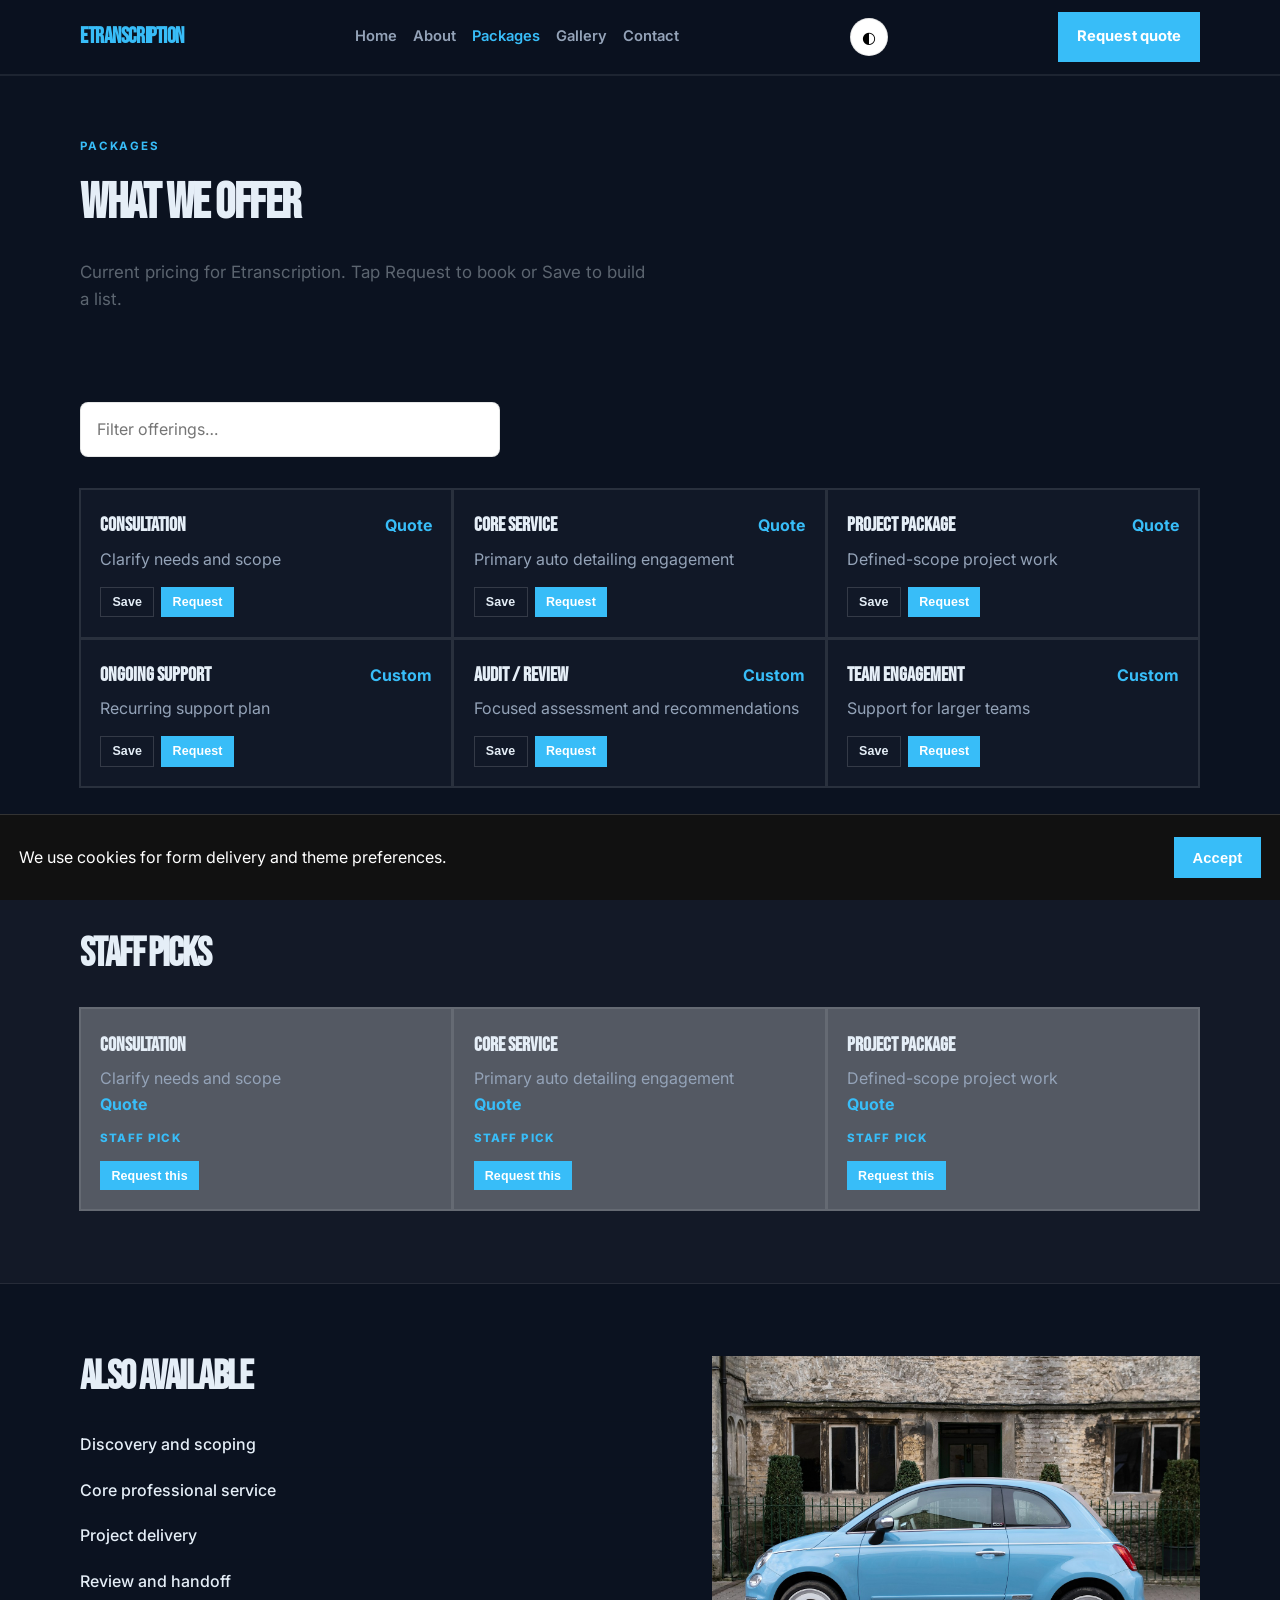
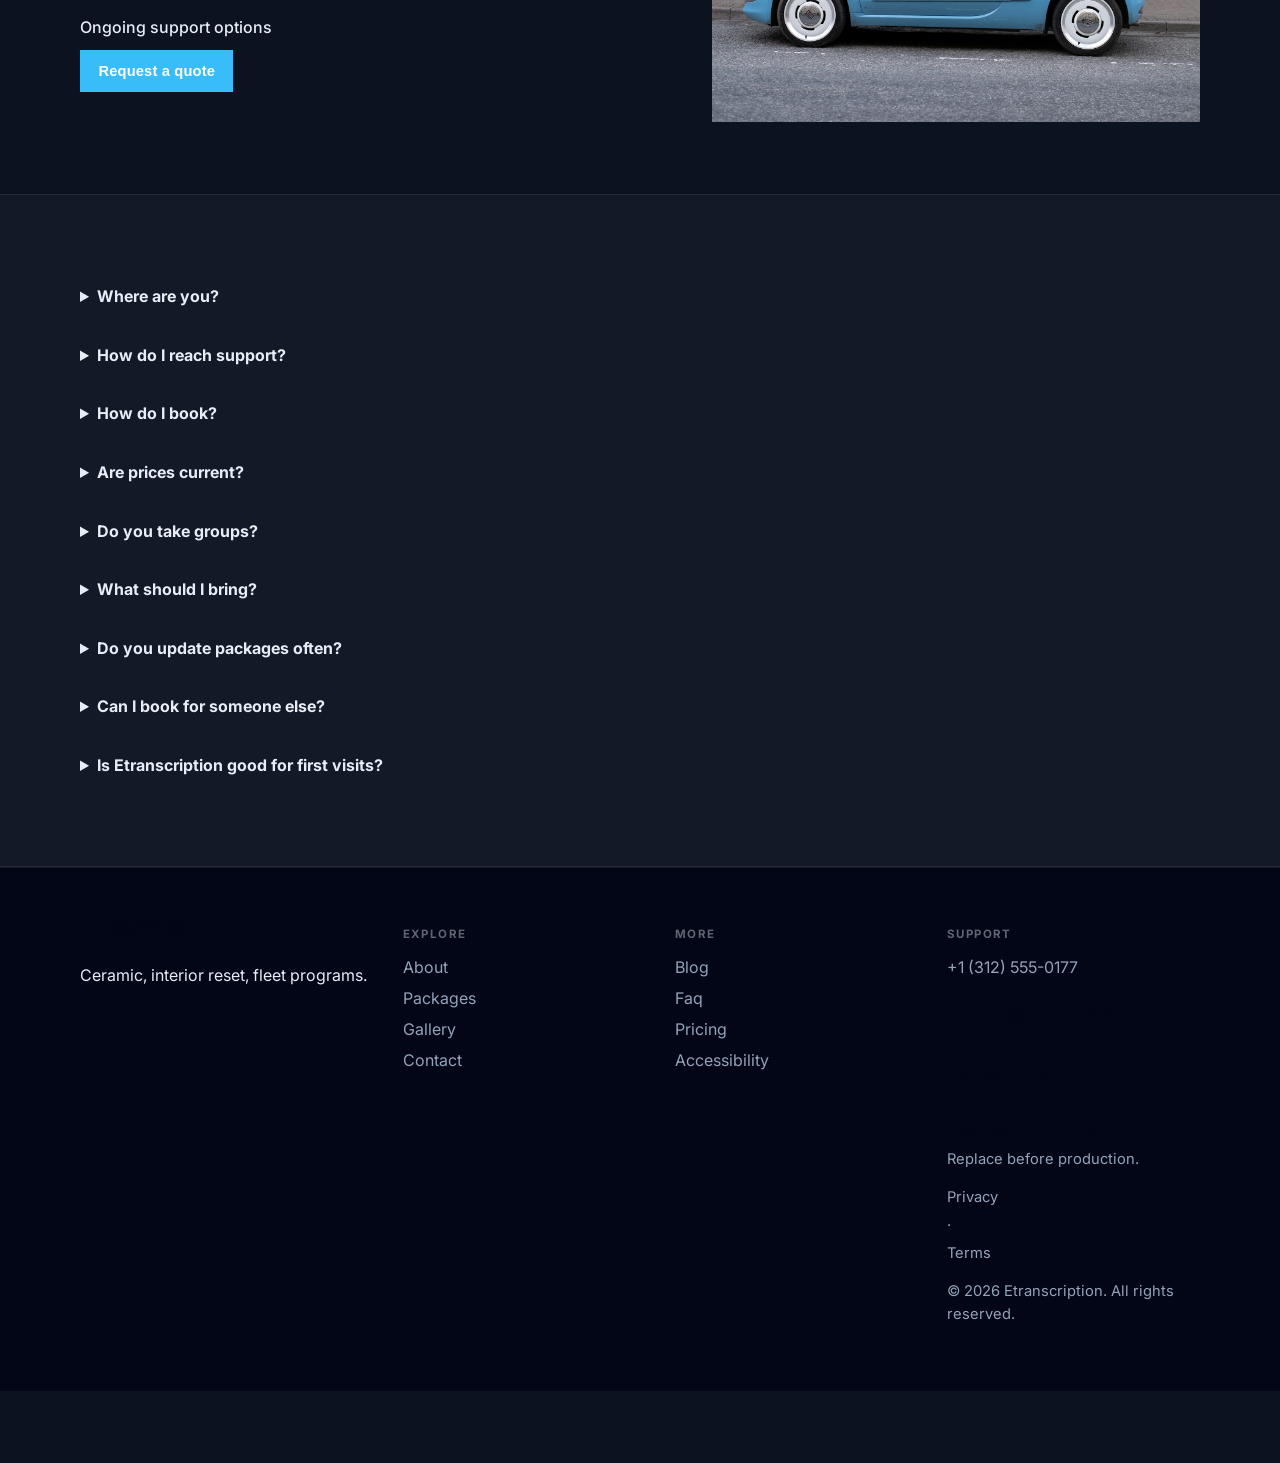
<file: offerings.html>
<!DOCTYPE html>
<html lang="en">
<head>
  <meta charset="UTF-8" />
  <meta name="viewport" content="width=device-width, initial-scale=1" />
  <title>Packages | Etranscription</title>
  <meta name="description" content="Packages — Etranscription" />
  <meta property="og:title" content="Packages | Etranscription" />
  <meta property="og:description" content="Packages — Etranscription" />
  <meta property="og:type" content="website" />
  <meta name="twitter:card" content="summary_large_image" />
  <meta name="twitter:title" content="Packages | Etranscription" />
  <meta name="twitter:description" content="Packages — Etranscription" />
  <meta property="og:image" content="assets/img-1.jpg" />
  <meta name="twitter:image" content="assets/img-1.jpg" />
  <meta property="og:url" content="https://etranscription.github.io" />
  <script type="application/ld+json">{"@context": "https://schema.org", "@type": "LocalBusiness", "name": "Etranscription", "description": "Ceramic, interior reset, fleet programs.", "url": "https://etranscription.github.io", "image": "assets/img-1.jpg"}</script>
<script type="application/ld+json">{"@context": "https://schema.org", "@type": "FAQPage", "mainEntity": [{"@type": "Question", "name": "Where are you?", "acceptedAnswer": {"@type": "Answer", "text": "401 W Division St, Chicago, IL. See the map on Visit."}}, {"@type": "Question", "name": "How do I reach support?", "acceptedAnswer": {"@type": "Answer", "text": "Use the Contact form or email support@etranscription.com. We reply during open hours."}}, {"@type": "Question", "name": "How do I book?", "acceptedAnswer": {"@type": "Answer", "text": "Send a message on Contact, email bookings@etranscription.com, or call +1 (312) 555-0177."}}, {"@type": "Question", "name": "Are prices current?", "acceptedAnswer": {"@type": "Answer", "text": "Listed prices are current and may shift with seasons — we update this site when they do."}}, {"@type": "Question", "name": "Do you take groups?", "acceptedAnswer": {"@type": "Answer", "text": "Yes for many bookings — tell us the size and date and we'll confirm what Etranscription can host."}}, {"@type": "Question", "name": "What should I bring?", "acceptedAnswer": {"@type": "Answer", "text": "Just yourself (and any notes on allergies, sizes, or preferences). We'll handle the rest."}}, {"@type": "Question", "name": "Where can I read updates?", "acceptedAnswer": {"@type": "Answer", "text": "Blog and Journal pages publish changes before social media."}}, {"@type": "Question", "name": "How do I join the team?", "acceptedAnswer": {"@type": "Answer", "text": "Open roles are listed on Careers — we reply to every application."}}, {"@type": "Question", "name": "Is the space accessible?", "acceptedAnswer": {"@type": "Answer", "text": "See our Accessibility page for entrance, seating and restroom notes."}}, {"@type": "Question", "name": "Can I book for someone else?", "acceptedAnswer": {"@type": "Answer", "text": "Yes — include their name and preferences in the contact form."}}, {"@type": "Question", "name": "Is parking available?", "acceptedAnswer": {"@type": "Answer", "text": "See Locations for the branch closest to you in Chicago."}}]}</script>
<script type="application/ld+json">{"@context": "https://schema.org", "@type": "WebSite", "name": "Etranscription", "url": "https://etranscription.github.io", "description": "Ceramic, interior reset, fleet programs."}</script>
  <link rel="alternate" hreflang="en" href="index.html" />
  <link rel="alternate" hreflang="x-default" href="index.html" />
  <meta name="theme-color" content="#111111" />
  <link rel="preconnect" href="https://fonts.googleapis.com" />
  <link rel="preconnect" href="https://fonts.gstatic.com" crossorigin />
  <link href="https://fonts.googleapis.com/css2?family=Bebas+Neue&family=Inter:wght@400;500;600;700&display=swap" rel="stylesheet" />
  <link rel="stylesheet" href="styles.css" />
  <link rel="icon" href="favicon.svg" type="image/svg+xml" />
</head>
<body>

  <header class="top">
    <div class="shell bar">
      <a class="logo" href="index.html">Etranscription</a>
      <button class="nav-toggle" type="button" aria-label="Open menu" data-nav-toggle>
        <span></span><span></span><span></span>
      </button>
      <nav data-nav><a href="index.html">Home</a><a href="about.html">About</a><a href="offerings.html" class="on">Packages</a><a href="gallery.html">Gallery</a><a href="contact.html">Contact</a></nav>
      <button type="button" class="theme-toggle" data-theme-toggle aria-label="Toggle dark mode">◐</button>
      <a class="cta" href="contact.html" data-open-book>Request quote</a>
    </div>
  </header>  <main class="page">
    <section class="page-hero"><div class="shell">
      <p class="eyebrow">Packages</p>
      <h1>What we offer</h1>
      <p class="lead">Current pricing for Etranscription. Tap Request to book or Save to build a list.</p>
      <div class="saved-tray" data-saved-tray hidden><strong>Your list</strong><ul data-saved-list></ul>
      <button type="button" class="btn solid mini" data-open-book data-pref-from-list>Request saved</button>
      <button type="button" class="btn quiet mini" data-clear-saved>Clear</button></div>
    </div></section>
    <section class="block"><div class="shell"><div class="offer-tools"><input data-filter-offer type="search" placeholder="Filter offerings…" /></div>
    <div class="menu-grid"><article class="item" data-item="Consultation">
          <div class="item-top"><h3>Consultation</h3><span class="price">Quote</span></div>
          <p>Clarify needs and scope</p>
          <div class="item-actions">
            <button type="button" class="btn quiet mini" data-save-item data-name="Consultation">Save</button>
            <button type="button" class="btn solid mini" data-open-book data-pref="Consultation">Request</button>
          </div>
        </article>
<article class="item" data-item="Core Service">
          <div class="item-top"><h3>Core Service</h3><span class="price">Quote</span></div>
          <p>Primary auto detailing engagement</p>
          <div class="item-actions">
            <button type="button" class="btn quiet mini" data-save-item data-name="Core Service">Save</button>
            <button type="button" class="btn solid mini" data-open-book data-pref="Core Service">Request</button>
          </div>
        </article>
<article class="item" data-item="Project Package">
          <div class="item-top"><h3>Project Package</h3><span class="price">Quote</span></div>
          <p>Defined-scope project work</p>
          <div class="item-actions">
            <button type="button" class="btn quiet mini" data-save-item data-name="Project Package">Save</button>
            <button type="button" class="btn solid mini" data-open-book data-pref="Project Package">Request</button>
          </div>
        </article>
<article class="item" data-item="Ongoing Support">
          <div class="item-top"><h3>Ongoing Support</h3><span class="price">Custom</span></div>
          <p>Recurring support plan</p>
          <div class="item-actions">
            <button type="button" class="btn quiet mini" data-save-item data-name="Ongoing Support">Save</button>
            <button type="button" class="btn solid mini" data-open-book data-pref="Ongoing Support">Request</button>
          </div>
        </article>
<article class="item" data-item="Audit / Review">
          <div class="item-top"><h3>Audit / Review</h3><span class="price">Custom</span></div>
          <p>Focused assessment and recommendations</p>
          <div class="item-actions">
            <button type="button" class="btn quiet mini" data-save-item data-name="Audit / Review">Save</button>
            <button type="button" class="btn solid mini" data-open-book data-pref="Audit / Review">Request</button>
          </div>
        </article>
<article class="item" data-item="Team Engagement">
          <div class="item-top"><h3>Team Engagement</h3><span class="price">Custom</span></div>
          <p>Support for larger teams</p>
          <div class="item-actions">
            <button type="button" class="btn quiet mini" data-save-item data-name="Team Engagement">Save</button>
            <button type="button" class="btn solid mini" data-open-book data-pref="Team Engagement">Request</button>
          </div>
        </article></div></div></section>
    <section class="block tint"><div class="shell"><h2>Staff picks</h2><div class="menu-grid"><article class="item soft" data-item="Consultation">
          <h3>Consultation</h3><p>Clarify needs and scope</p><span class="price">Quote</span><p class="tag">Staff pick</p>
          <div class="item-actions">
            <button type="button" class="btn solid mini" data-open-book data-pref="Consultation">Request this</button>
          </div>
        </article>
<article class="item soft" data-item="Core Service">
          <h3>Core Service</h3><p>Primary auto detailing engagement</p><span class="price">Quote</span><p class="tag">Staff pick</p>
          <div class="item-actions">
            <button type="button" class="btn solid mini" data-open-book data-pref="Core Service">Request this</button>
          </div>
        </article>
<article class="item soft" data-item="Project Package">
          <h3>Project Package</h3><p>Defined-scope project work</p><span class="price">Quote</span><p class="tag">Staff pick</p>
          <div class="item-actions">
            <button type="button" class="btn solid mini" data-open-book data-pref="Project Package">Request this</button>
          </div>
        </article></div></div></section>
    <section class="block"><div class="shell split"><div><h2>Also available</h2><ul class="checks"><li>Discovery and scoping</li>
<li>Core professional service</li>
<li>Project delivery</li>
<li>Review and handoff</li>
<li>Ongoing support options</li></ul>
    <button type="button" class="btn solid" data-open-book>Request a quote</button></div>
    <img class="solo" src="assets/img-5.jpg" alt="offerings" /></div></section>
    <section class="block tint"><div class="shell"><div class="faq"><details><summary>Where are you?</summary><p>401 W Division St, Chicago, IL. See the map on Visit.</p></details>
<details><summary>How do I reach support?</summary><p>Use the Contact form or email support@etranscription.com. We reply during open hours.</p></details>
<details><summary>How do I book?</summary><p>Send a message on Contact, email bookings@etranscription.com, or call +1 (312) 555-0177.</p></details>
<details><summary>Are prices current?</summary><p>Listed prices are current and may shift with seasons — we update this site when they do.</p></details>
<details><summary>Do you take groups?</summary><p>Yes for many bookings — tell us the size and date and we'll confirm what Etranscription can host.</p></details>
<details><summary>What should I bring?</summary><p>Just yourself (and any notes on allergies, sizes, or preferences). We'll handle the rest.</p></details>
<details><summary>Do you update packages often?</summary><p>Yes — seasonal shifts are posted here first.</p></details>
<details><summary>Can I book for someone else?</summary><p>Yes — include their name and preferences in the Contact form or email support@etranscription.com.</p></details>
<details><summary>Is Etranscription good for first visits?</summary><p>Absolutely — tell us it's your first time and we'll recommend a starting point.</p></details></div></div></section>
  </main>
  <footer class="foot">
    <div class="shell foot-grid">
      <div>
        <strong>Etranscription</strong>
        <p>Ceramic, interior reset, fleet programs.</p>
        
      </div>
      <div>
        <p class="fh">Explore</p>
        <a href="about.html">About</a><a href="offerings.html">Packages</a><a href="gallery.html">Gallery</a><a href="contact.html">Contact</a>
      </div>
      <div>
        <p class="fh">More</p>
        <a href="blog.html">Blog</a><a href="faq.html">Faq</a><a href="pricing.html">Pricing</a><a href="accessibility.html">Accessibility</a>
      </div>
      <div>
        <p class="fh">Support</p>
        <a href="tel:+13125550177">+1 (312) 555-0177</a>
        <p class="mail-plain">support@etranscription.com</p>
        <p class="mail-plain">hello@etranscription.com</p>
        
        <p class="foot-meta"><strong>Demo contact details</strong><br/>Replace before production.</p>
        <p class="foot-meta"><a href="privacy.html">Privacy</a> · <a href="terms.html">Terms</a></p>
        <p class="foot-meta">© 2026 Etranscription. All rights reserved.</p>
      </div>
    </div>
  </footer>
  <div class="cookie-bar" data-cookie-bar hidden>
    <p>We use cookies for form delivery and theme preferences.</p>
    <button type="button" class="btn solid" data-cookie-accept>Accept</button>
  </div>
  <div class="mobile-cta">
    <a href="tel:+13125550177">Call</a>
    <button type="button" data-open-book>Request quote</button>
    
  </div>
  <div class="toast" data-toast hidden></div>

  <div class="modal" data-book-modal hidden>
    <div class="modal-card">
      <button class="modal-close" type="button" data-close-book aria-label="Close">×</button>
      <p class="eyebrow">Quick request</p>
      <h3>Contact Etranscription</h3>
      <p class="lead">Send the essentials and we will reply by email.</p>
      <form class="contact-form compact" data-quick-book data-support="support@etranscription.com">
        <label>Name<input name="name" required placeholder="Your name" /></label>
        <label>Email<input type="email" name="email" required placeholder="you@email.com" /></label>
        <label>Timing<input name="when" required placeholder="Preferred date or timeline" /></label>
        <label>Notes<textarea name="message" rows="3" placeholder="Project, product, service or other details…"></textarea></label>
        <button class="btn solid" type="submit">Request quote</button>
      </form>
    </div>
  </div>

  <div class="lightbox" data-lightbox hidden>
    <button class="modal-close" type="button" data-lightbox-close aria-label="Close">×</button>
    <img data-lightbox-img alt="" />
    <div class="lightbox-nav">
      <button type="button" data-lightbox-prev>‹</button>
      <button type="button" data-lightbox-next>›</button>
    </div>
  </div>
  <script src="site.js"></script>
</body></html>
</file>
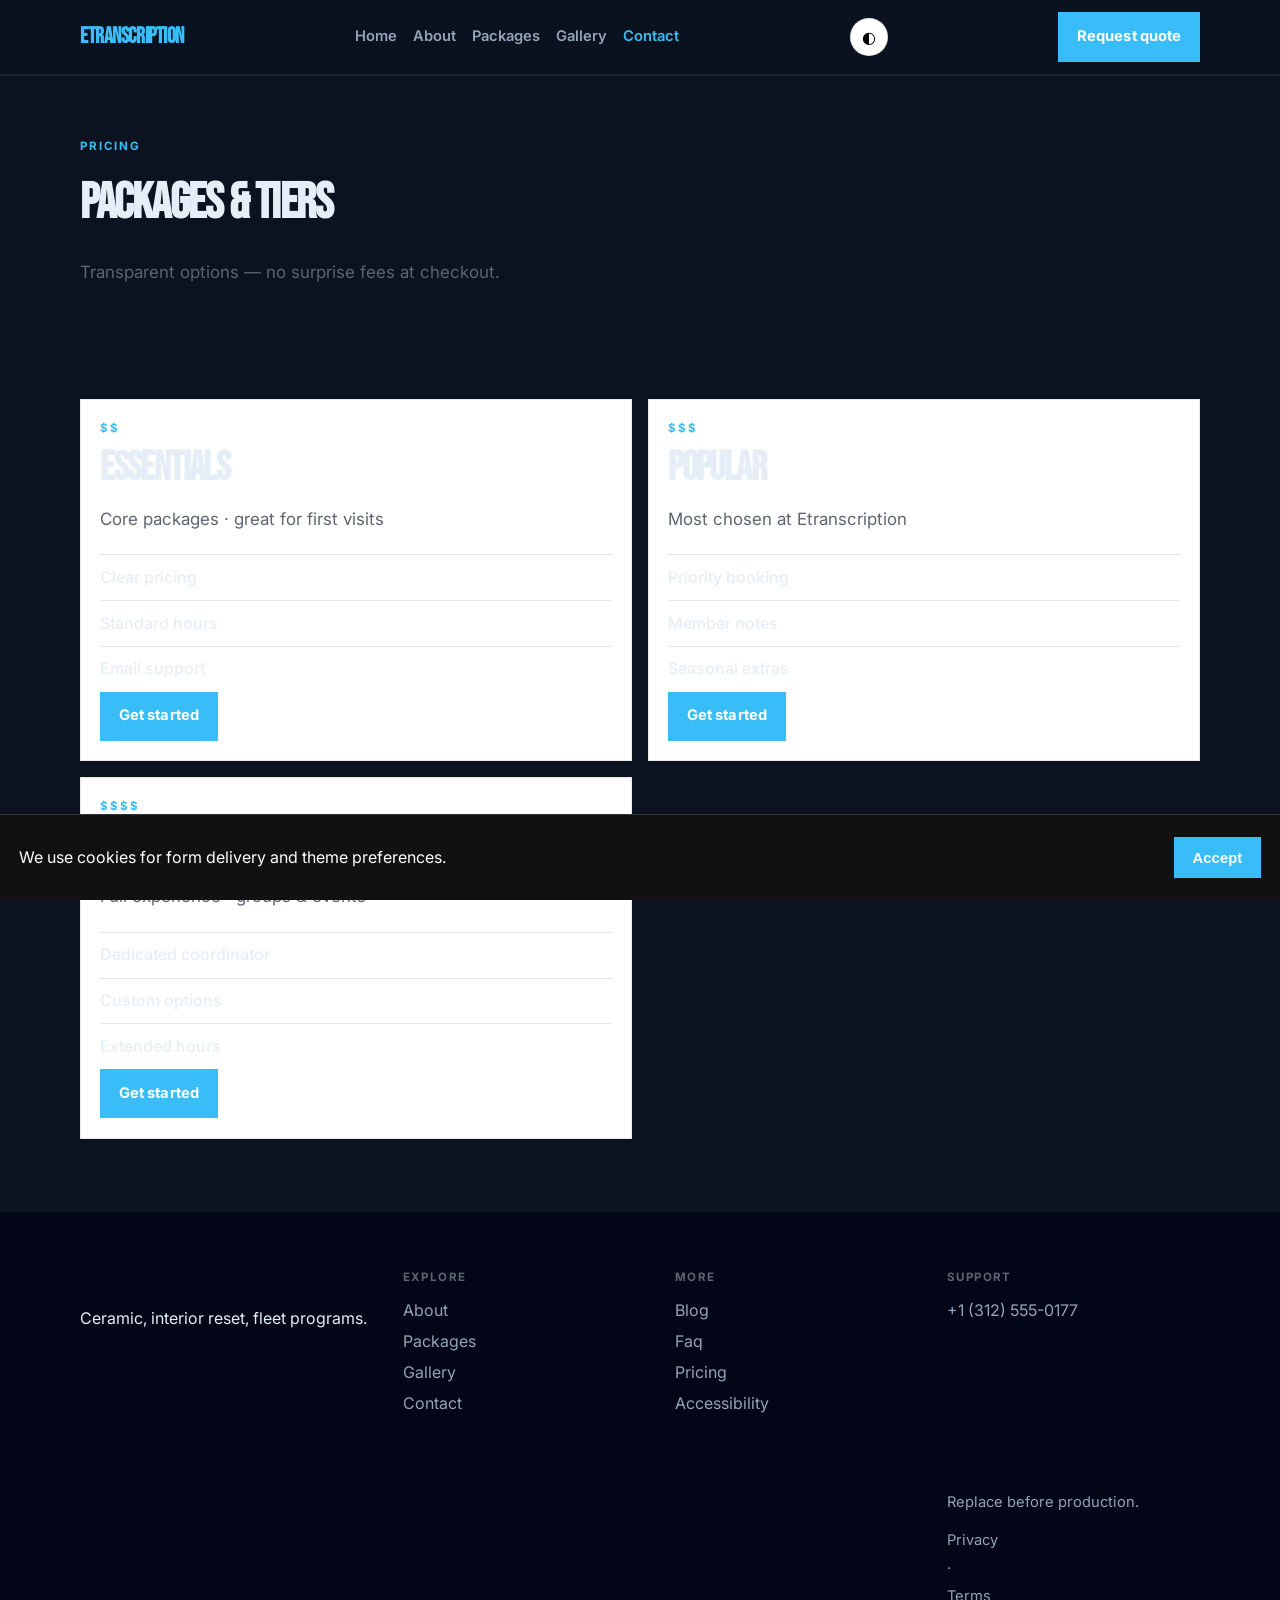
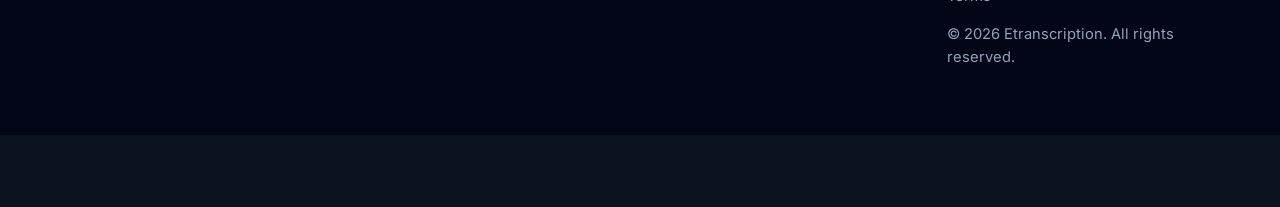
<file: pricing.html>
<!DOCTYPE html>
<html lang="en">
<head>
  <meta charset="UTF-8" />
  <meta name="viewport" content="width=device-width, initial-scale=1" />
  <title>Pricing | Etranscription</title>
  <meta name="description" content="Packages and pricing" />
  <meta property="og:title" content="Pricing | Etranscription" />
  <meta property="og:description" content="Packages and pricing" />
  <meta property="og:type" content="website" />
  <meta name="twitter:card" content="summary_large_image" />
  <meta name="twitter:title" content="Pricing | Etranscription" />
  <meta name="twitter:description" content="Packages and pricing" />
  <meta property="og:image" content="assets/img-1.jpg" />
  <meta name="twitter:image" content="assets/img-1.jpg" />
  <meta property="og:url" content="https://etranscription.github.io" />
  <script type="application/ld+json">{"@context": "https://schema.org", "@type": "LocalBusiness", "name": "Etranscription", "description": "Ceramic, interior reset, fleet programs.", "url": "https://etranscription.github.io", "image": "assets/img-1.jpg"}</script>
<script type="application/ld+json">{"@context": "https://schema.org", "@type": "FAQPage", "mainEntity": [{"@type": "Question", "name": "Where are you?", "acceptedAnswer": {"@type": "Answer", "text": "401 W Division St, Chicago, IL. See the map on Visit."}}, {"@type": "Question", "name": "How do I reach support?", "acceptedAnswer": {"@type": "Answer", "text": "Use the Contact form or email support@etranscription.com. We reply during open hours."}}, {"@type": "Question", "name": "How do I book?", "acceptedAnswer": {"@type": "Answer", "text": "Send a message on Contact, email bookings@etranscription.com, or call +1 (312) 555-0177."}}, {"@type": "Question", "name": "Are prices current?", "acceptedAnswer": {"@type": "Answer", "text": "Listed prices are current and may shift with seasons — we update this site when they do."}}, {"@type": "Question", "name": "Do you take groups?", "acceptedAnswer": {"@type": "Answer", "text": "Yes for many bookings — tell us the size and date and we'll confirm what Etranscription can host."}}, {"@type": "Question", "name": "What should I bring?", "acceptedAnswer": {"@type": "Answer", "text": "Just yourself (and any notes on allergies, sizes, or preferences). We'll handle the rest."}}, {"@type": "Question", "name": "Where can I read updates?", "acceptedAnswer": {"@type": "Answer", "text": "Blog and Journal pages publish changes before social media."}}, {"@type": "Question", "name": "How do I join the team?", "acceptedAnswer": {"@type": "Answer", "text": "Open roles are listed on Careers — we reply to every application."}}, {"@type": "Question", "name": "Is the space accessible?", "acceptedAnswer": {"@type": "Answer", "text": "See our Accessibility page for entrance, seating and restroom notes."}}, {"@type": "Question", "name": "Can I book for someone else?", "acceptedAnswer": {"@type": "Answer", "text": "Yes — include their name and preferences in the contact form."}}, {"@type": "Question", "name": "Is parking available?", "acceptedAnswer": {"@type": "Answer", "text": "See Locations for the branch closest to you in Chicago."}}]}</script>
<script type="application/ld+json">{"@context": "https://schema.org", "@type": "WebSite", "name": "Etranscription", "url": "https://etranscription.github.io", "description": "Ceramic, interior reset, fleet programs."}</script>
  <link rel="alternate" hreflang="en" href="index.html" />
  <link rel="alternate" hreflang="x-default" href="index.html" />
  <meta name="theme-color" content="#111111" />
  <link rel="preconnect" href="https://fonts.googleapis.com" />
  <link rel="preconnect" href="https://fonts.gstatic.com" crossorigin />
  <link href="https://fonts.googleapis.com/css2?family=Bebas+Neue&family=Inter:wght@400;500;600;700&display=swap" rel="stylesheet" />
  <link rel="stylesheet" href="styles.css" />
  <link rel="icon" href="favicon.svg" type="image/svg+xml" />
</head>
<body>

  <header class="top">
    <div class="shell bar">
      <a class="logo" href="index.html">Etranscription</a>
      <button class="nav-toggle" type="button" aria-label="Open menu" data-nav-toggle>
        <span></span><span></span><span></span>
      </button>
      <nav data-nav><a href="index.html">Home</a><a href="about.html">About</a><a href="offerings.html">Packages</a><a href="gallery.html">Gallery</a><a href="contact.html" class="on">Contact</a></nav>
      <button type="button" class="theme-toggle" data-theme-toggle aria-label="Toggle dark mode">◐</button>
      <a class="cta" href="contact.html" data-open-book>Request quote</a>
    </div>
  </header>  <main class="page">
    <section class="page-hero"><div class="shell">
      <p class="eyebrow">Pricing</p>
      <h1>Packages &amp; tiers</h1>
      <p class="lead">Transparent options — no surprise fees at checkout.</p>
    </div></section>
    <section class="block"><div class="shell value-grid"><article class="price-tier reveal">
      <p class="eyebrow">$$</p>
      <h2>Essentials</h2>
      <p class="lead">Core packages · great for first visits</p>
      <ul class="checks"><li>Clear pricing</li><li>Standard hours</li><li>Email support</li></ul>
      <a class="btn solid" href="contact.html" data-open-book>Get started</a>
    </article><article class="price-tier reveal">
      <p class="eyebrow">$$$</p>
      <h2>Popular</h2>
      <p class="lead">Most chosen at Etranscription</p>
      <ul class="checks"><li>Priority booking</li><li>Member notes</li><li>Seasonal extras</li></ul>
      <a class="btn solid" href="contact.html" data-open-book>Get started</a>
    </article><article class="price-tier reveal">
      <p class="eyebrow">$$$$</p>
      <h2>Premium</h2>
      <p class="lead">Full experience · groups &amp; events</p>
      <ul class="checks"><li>Dedicated coordinator</li><li>Custom options</li><li>Extended hours</li></ul>
      <a class="btn solid" href="contact.html" data-open-book>Get started</a>
    </article></div></section>
  </main>
  <footer class="foot">
    <div class="shell foot-grid">
      <div>
        <strong>Etranscription</strong>
        <p>Ceramic, interior reset, fleet programs.</p>
        
      </div>
      <div>
        <p class="fh">Explore</p>
        <a href="about.html">About</a><a href="offerings.html">Packages</a><a href="gallery.html">Gallery</a><a href="contact.html">Contact</a>
      </div>
      <div>
        <p class="fh">More</p>
        <a href="blog.html">Blog</a><a href="faq.html">Faq</a><a href="pricing.html">Pricing</a><a href="accessibility.html">Accessibility</a>
      </div>
      <div>
        <p class="fh">Support</p>
        <a href="tel:+13125550177">+1 (312) 555-0177</a>
        <p class="mail-plain">support@etranscription.com</p>
        <p class="mail-plain">hello@etranscription.com</p>
        
        <p class="foot-meta"><strong>Demo contact details</strong><br/>Replace before production.</p>
        <p class="foot-meta"><a href="privacy.html">Privacy</a> · <a href="terms.html">Terms</a></p>
        <p class="foot-meta">© 2026 Etranscription. All rights reserved.</p>
      </div>
    </div>
  </footer>
  <div class="cookie-bar" data-cookie-bar hidden>
    <p>We use cookies for form delivery and theme preferences.</p>
    <button type="button" class="btn solid" data-cookie-accept>Accept</button>
  </div>
  <div class="mobile-cta">
    <a href="tel:+13125550177">Call</a>
    <button type="button" data-open-book>Request quote</button>
    
  </div>
  <div class="toast" data-toast hidden></div>

  <div class="modal" data-book-modal hidden>
    <div class="modal-card">
      <button class="modal-close" type="button" data-close-book aria-label="Close">×</button>
      <p class="eyebrow">Quick request</p>
      <h3>Contact Etranscription</h3>
      <p class="lead">Send the essentials and we will reply by email.</p>
      <form class="contact-form compact" data-quick-book data-support="support@etranscription.com">
        <label>Name<input name="name" required placeholder="Your name" /></label>
        <label>Email<input type="email" name="email" required placeholder="you@email.com" /></label>
        <label>Timing<input name="when" required placeholder="Preferred date or timeline" /></label>
        <label>Notes<textarea name="message" rows="3" placeholder="Project, product, service or other details…"></textarea></label>
        <button class="btn solid" type="submit">Request quote</button>
      </form>
    </div>
  </div>

  <div class="lightbox" data-lightbox hidden>
    <button class="modal-close" type="button" data-lightbox-close aria-label="Close">×</button>
    <img data-lightbox-img alt="" />
    <div class="lightbox-nav">
      <button type="button" data-lightbox-prev>‹</button>
      <button type="button" data-lightbox-next>›</button>
    </div>
  </div>
  <script src="site.js"></script>
</body></html>
</file>
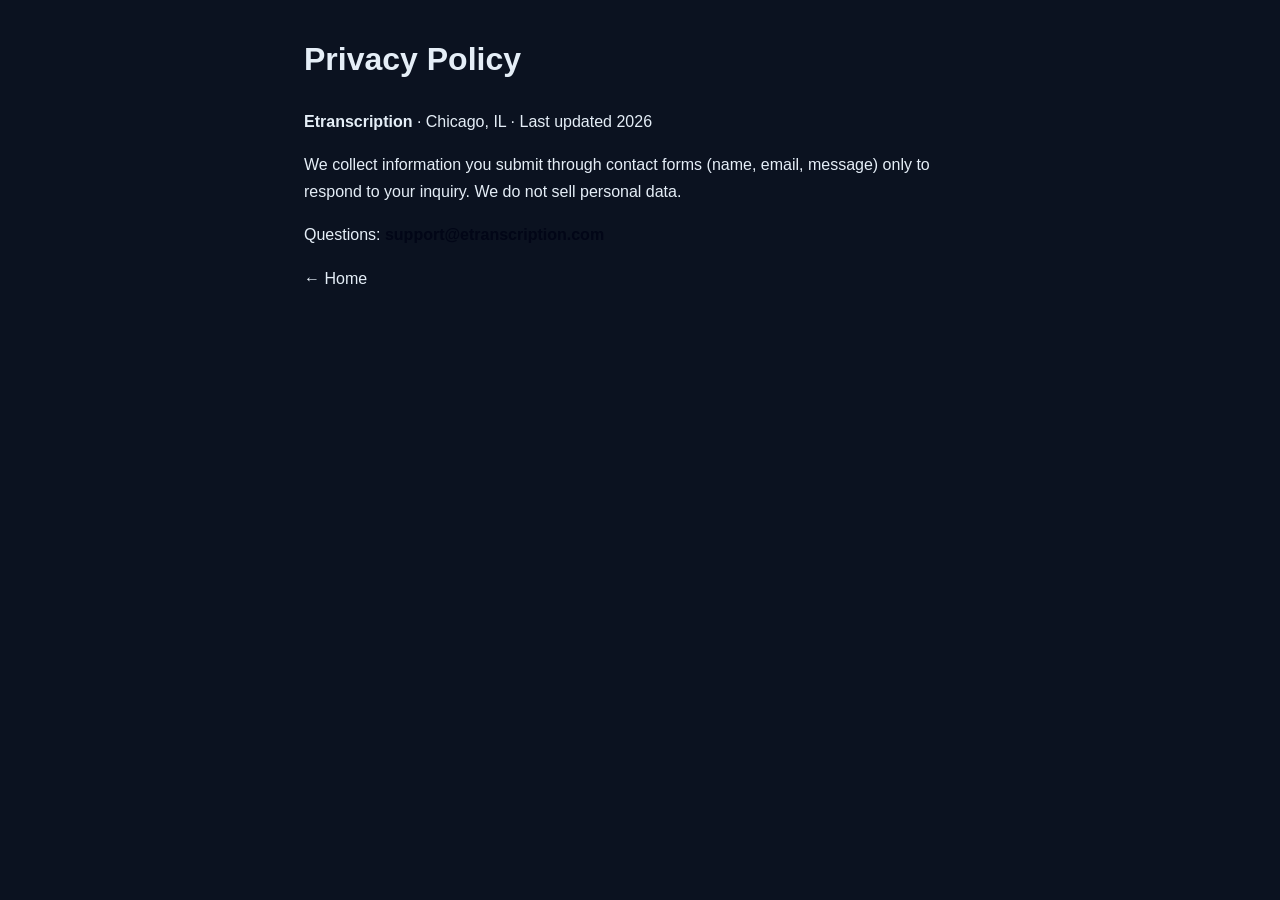
<file: privacy.html>
<!DOCTYPE html>
<html lang="en"><head><meta charset="UTF-8"><meta name="viewport" content="width=device-width,initial-scale=1">
<title>Privacy Policy | Etranscription</title>
<meta name="description" content="Privacy information for Etranscription">
<link rel="stylesheet" href="styles.css"></head>
<body><main class="page" style="max-width:720px;margin:2rem auto;padding:0 1.5rem;line-height:1.7">
<h1>Privacy Policy</h1>
<p><strong>Etranscription</strong> · Chicago, IL · Last updated 2026</p>
<p>We collect information you submit through contact forms (name, email, message) only to respond to your inquiry. We do not sell personal data.</p>
<p>Questions: <span class="mail-plain">support@etranscription.com</span></p>
<p><a href="index.html">← Home</a></p>
</main></body></html>
</file>
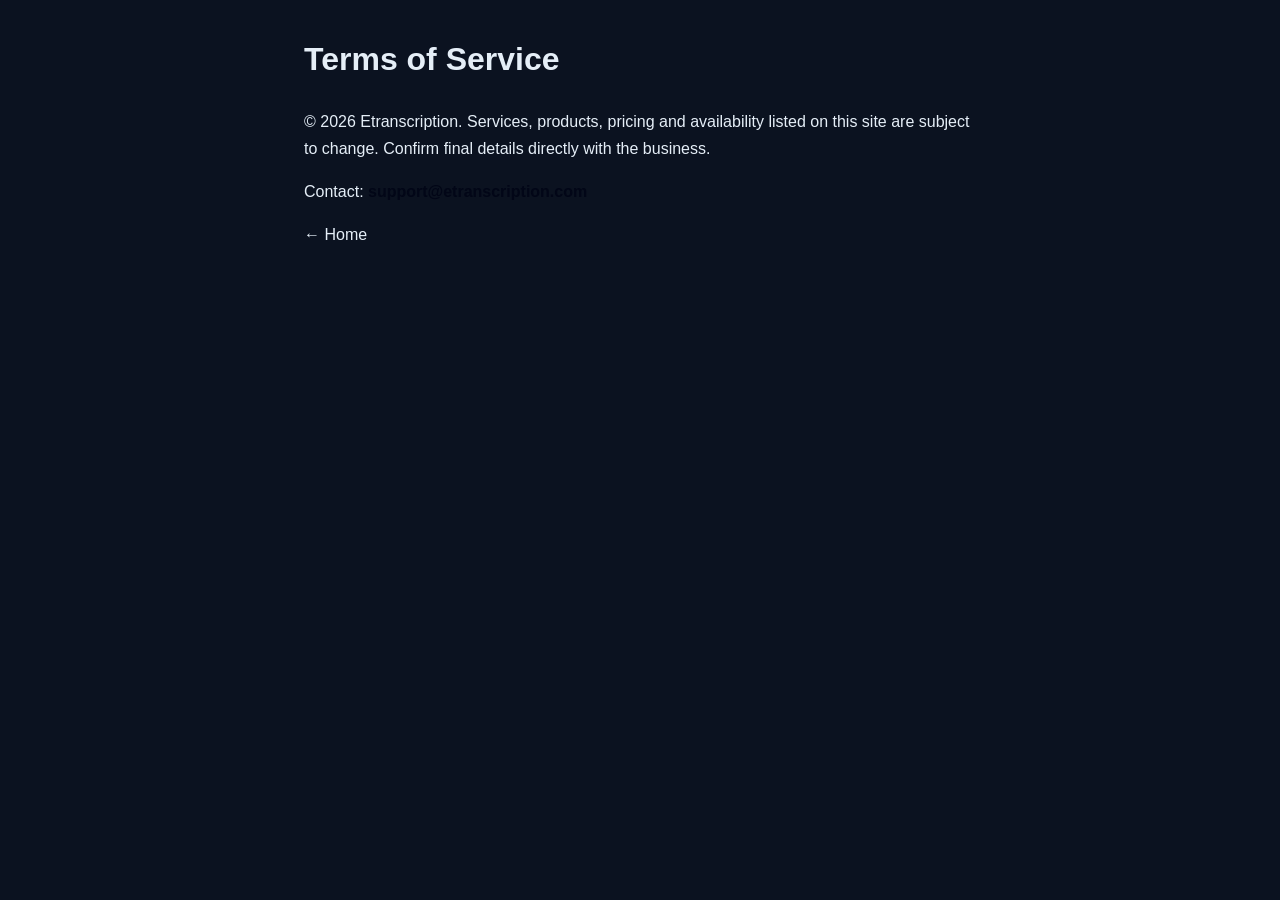
<file: terms.html>
<!DOCTYPE html>
<html lang="en"><head><meta charset="UTF-8"><meta name="viewport" content="width=device-width,initial-scale=1">
<title>Terms of Service | Etranscription</title>
<meta name="description" content="Terms and conditions for Etranscription">
<link rel="stylesheet" href="styles.css"></head>
<body><main class="page" style="max-width:720px;margin:2rem auto;padding:0 1.5rem;line-height:1.7">
<h1>Terms of Service</h1>
<p>© 2026 Etranscription. Services, products, pricing and availability listed on this site are subject to change. Confirm final details directly with the business.</p>
<p>Contact: <span class="mail-plain">support@etranscription.com</span></p>
<p><a href="index.html">← Home</a></p>
</main></body></html>
</file>
<file: styles.css>
:root {
  --ink:#121417; --muted:#5c6570; --paper:#0b1220;
  --accent:#38bdf8; --deep:#020617; --line:rgba(18,20,23,.10);
  --display:"Bebas Neue",Georgia,"Times New Roman",serif;
  --body:"Inter","Segoe UI",sans-serif; --shell:1120px;
  --radius:10px;
}
*{box-sizing:border-box} html{scroll-behavior:smooth}
body{margin:0;font-family:var(--body);color:var(--ink);background:var(--paper);line-height:1.6;padding-bottom:72px;-webkit-font-smoothing:antialiased}
a{color:inherit;text-decoration:none} img{max-width:100%;display:block}
.shell{width:min(var(--shell),calc(100% - 2.4rem));margin-inline:auto}
.sr{position:absolute;left:-9999px}
.mail-plain{display:inline-block;font-weight:700;color:var(--deep);word-break:break-all}
.support-banner{padding:1.25rem 1.35rem;margin:0 0 1.5rem;border:1px solid var(--line);border-left:4px solid var(--accent);background:#fff;border-radius:var(--radius)}
.support-mail{margin:.35rem 0 .5rem;font-family:var(--display);font-size:clamp(1.4rem,3vw,2rem);font-weight:700;color:var(--deep)}
.form-success{margin-top:1.2rem;padding:1.4rem;border:1px solid color-mix(in srgb,var(--accent) 35%,var(--line));background:#fff;border-radius:var(--radius)}
.form-success h3{margin:0 0 .5rem;font-family:var(--display);font-size:1.6rem}
.form-success[hidden],.contact-form[hidden]{display:none !important}
.contact-form select{width:100%;padding:.85rem 1rem;border:1px solid var(--line);border-radius:8px;font:inherit;background:#fff}
.top{position:sticky;top:0;z-index:40;backdrop-filter:blur(14px);background:color-mix(in srgb,var(--paper) 90%,white);border-bottom:1px solid var(--line)}
.bar{min-height:74px;display:flex;align-items:center;justify-content:space-between;gap:1rem;position:relative}
.logo{font-family:var(--display);font-weight:700;font-size:1.35rem;color:var(--deep);letter-spacing:-.02em}
nav{display:flex;flex-wrap:wrap;gap:1rem;font-weight:600;font-size:.92rem;color:var(--muted)}
nav a.on,nav a:hover{color:var(--accent)}
.nav-toggle{display:none;flex-direction:column;gap:5px;background:transparent;border:0;padding:.4rem;cursor:pointer}
.nav-toggle span{display:block;width:22px;height:2px;background:var(--deep)}
.cta,.btn{display:inline-flex;align-items:center;justify-content:center;padding:.8rem 1.15rem;border-radius:var(--radius);font-weight:700;font-size:.92rem;border:0;cursor:pointer;letter-spacing:.01em}
.cta,.btn.solid{background:var(--accent);color:#fff}
.btn.line{border:1px solid rgba(255,255,255,.55);color:#fff;background:transparent}
.btn.quiet{border:1px solid var(--line);background:#fff;color:var(--ink)}
.hero{position:relative;min-height:90vh;display:grid;align-items:end;color:#fff;overflow:hidden}
.hero-bg{position:absolute;inset:0;background-size:cover;background-position:center center;background-repeat:no-repeat}
.hero-shade{position:absolute;inset:0;background:linear-gradient(115deg,rgba(10,12,16,.72),rgba(10,12,16,.18))}
.hero-photo img{width:100%;aspect-ratio:16/9;object-fit:cover;object-position:center;display:block;max-height:min(78vh,900px)}
.hero-copy{position:relative;z-index:2;padding:5rem 0 3.8rem;max-width:720px}
.brand{margin:0 0 .75rem;font-family:var(--display);font-size:clamp(1.85rem,3.6vw,2.7rem);font-weight:700}
.hero h1,.page-hero h1{margin:0;font-family:var(--display);letter-spacing:-.03em;font-weight:700}
.hero h1{font-size:clamp(2.15rem,5.2vw,3.55rem);max-width:15ch;line-height:1.05}
.lede{margin:1.15rem 0 0;max-width:42ch;color:rgba(255,255,255,.9);font-size:1.08rem}
.actions{display:flex;flex-wrap:wrap;gap:.75rem;margin-top:1.7rem}
.promo{display:flex;justify-content:space-between;gap:1rem;align-items:center;margin:1.35rem auto;padding:1.05rem 1.25rem;background:#fff;border:1px solid var(--line);border-radius:var(--radius);box-shadow:0 8px 28px rgba(18,20,23,.04)}
.promo p{margin:0;font-weight:600}
.promo a{font-weight:800;color:var(--accent);white-space:nowrap}
.strip{border-bottom:1px solid var(--line);background:rgba(255,255,255,.5)}
.strip-row{display:flex;flex-wrap:wrap;gap:.8rem 1.5rem;padding:1.05rem 0;font-weight:700;color:var(--deep);font-size:.95rem}
.stats-band{border-bottom:1px solid var(--line);background:rgba(255,255,255,.72)}
.stats-row{display:grid;grid-template-columns:repeat(4,1fr);gap:1rem;padding:1.55rem 0}
.stat b{display:block;font-family:var(--display);font-size:1.65rem;color:var(--deep)}
.stat span{display:block;margin-top:.25rem;color:var(--muted);font-size:.88rem}
.mosaic{display:grid;grid-template-columns:1.2fr 1fr 1fr;gap:.85rem}
.mosaic img{width:100%;aspect-ratio:4/3;object-fit:cover;object-position:center;border-radius:var(--radius);display:block}
.block{padding:4.8rem 0}.block.tint{background:rgba(255,255,255,.58);border-block:1px solid var(--line)}
.eyebrow{margin:0 0 .55rem;font-size:.72rem;font-weight:700;letter-spacing:.16em;text-transform:uppercase;color:var(--accent)}
h2{margin:0;font-family:var(--display);font-size:clamp(1.85rem,3.1vw,2.55rem);letter-spacing:-.03em;max-width:18ch;line-height:1.1}
.lead{margin:.95rem 0 0;color:var(--muted);max-width:52ch;font-size:1.06rem}
.split{display:grid;grid-template-columns:1.1fr .9fr;gap:2.2rem;align-items:start}
.amenity-grid,.contact-grid,.newsletter{display:grid;grid-template-columns:1.1fr .9fr;gap:2.2rem;align-items:start}
.checks,.why,.hours{margin:1.35rem 0 0;padding:0;list-style:none}
.checks li,.why li,.hours li{padding:.6rem 0;border-top:1px solid var(--line);font-weight:500}
.hours-card,.card{background:#fff;border:1px solid var(--line);border-radius:var(--radius);padding:1.4rem;box-shadow:0 10px 30px rgba(18,20,23,.035)}
.card-actions{display:flex;flex-wrap:wrap;gap:.6rem;margin-top:1rem}
.stack-card p{margin:0 0 1rem}
.about-photos{display:grid;gap:.85rem}
.about-photos img,.solo{width:100%;aspect-ratio:4/3;object-fit:cover;object-position:center;border-radius:var(--radius)}
.solo.wide{aspect-ratio:16/9;margin-top:1rem}
.menu-grid{margin-top:2rem;display:grid;grid-template-columns:repeat(3,1fr);gap:1rem}
.menu-list{margin-top:1.5rem;display:grid;gap:.85rem}
.menu-list .item{padding:1.1rem 1.2rem}
.item{background:#fff;border:1px solid var(--line);border-radius:var(--radius);padding:1.2rem;position:relative;box-shadow:0 8px 24px rgba(18,20,23,.03)}
.item.soft{background:color-mix(in srgb,var(--paper) 70%,white)}
.item-top{display:flex;justify-content:space-between;gap:.5rem;align-items:baseline}
.item h3{margin:0 0 .35rem;font-family:var(--display);font-size:1.25rem}
.item p{margin:0;color:var(--muted)}
.item .tag{margin-top:.7rem;font-size:.72rem;font-weight:800;letter-spacing:.1em;text-transform:uppercase;color:var(--accent)}
.price{font-weight:700;color:var(--accent);white-space:nowrap}
.process{list-style:none;margin:2rem 0 0;padding:0;display:grid;gap:1rem}
.process li{display:grid;grid-template-columns:64px 1fr;gap:1rem;padding:1rem 0;border-top:1px solid var(--line)}
.process span{font-family:var(--display);font-size:1.5rem;color:var(--accent)}
.quotes{display:grid;grid-template-columns:repeat(3,1fr);gap:1rem;margin-top:1.5rem}
blockquote{margin:0;padding:1.3rem;background:#fff;border:1px solid var(--line);border-radius:var(--radius)}
blockquote p{margin:0;font-family:var(--display);font-size:1.25rem;line-height:1.25}
blockquote footer{margin-top:.85rem;color:var(--muted);font-size:.9rem}
.value-grid,.team-grid{display:grid;grid-template-columns:repeat(2,1fr);gap:1rem;margin-top:1.5rem}
.two-col{display:grid;grid-template-columns:1fr 1fr;gap:2rem;align-items:start}
.value-grid article,.person,.team-card{background:#fff;border:1px solid var(--line);border-radius:var(--radius);padding:1.2rem;overflow:hidden}
.team-card img{width:100%;aspect-ratio:1;object-fit:cover;object-position:center top;border-radius:calc(var(--radius) - 4px);margin:0 0 .85rem;display:block}
.team-card h3{margin:0 0 .25rem;font-family:var(--display);font-size:1.2rem}
.team-card .eyebrow{margin:0 0 .5rem}
.team-card p:last-child{margin:0;color:var(--muted);line-height:1.55}
.person .role{color:var(--accent);font-weight:700;margin:.2rem 0 .5rem}
img{max-width:100%;height:auto;display:block}
picture,figure{margin:0}
.faq details{border-top:1px solid var(--line);padding:1rem 0}
.faq summary{cursor:pointer;font-weight:700}
.faq p{margin:.6rem 0 0;color:var(--muted)}
.page-hero{padding:3.8rem 0 1.1rem}
.page-hero h1{font-size:clamp(2.1rem,4vw,3.1rem);max-width:16ch}
.page .lead{color:var(--muted)}
.gallery-rich{display:grid;grid-template-columns:repeat(2,1fr);gap:1rem}
.gallery-rich figure{margin:0}
.gallery-rich img{width:100%;aspect-ratio:4/3;object-fit:cover;object-position:center;border-radius:var(--radius)}
.gallery-rich figcaption{margin-top:.45rem;color:var(--muted);font-size:.88rem}
.visit-grid{display:grid;grid-template-columns:.85fr 1.15fr;gap:1.6rem}
.map-wrap{margin-top:1rem;border-radius:var(--radius);overflow:hidden;border:1px solid var(--line);background:#fff}
.map-wrap iframe{width:100%;height:320px;border:0;display:block}
.map-note{margin:.55rem 1rem 1rem;font-size:.9rem}
.map-note a{color:var(--accent);font-weight:700}
.contact-form,.news-form{display:grid;gap:.9rem;margin-top:1rem}
.contact-form label{display:grid;gap:.35rem;font-weight:700;font-size:.9rem}
.contact-form input,.contact-form textarea,.news-form input{width:100%;padding:.9rem 1rem;border:1px solid var(--line);border-radius:8px;font:inherit;background:#fff}
.contact-form input:focus,.contact-form textarea:focus,.contact-form select:focus,.news-form input:focus{outline:2px solid color-mix(in srgb,var(--accent) 45%,white);border-color:var(--accent)}
.news-form{grid-template-columns:1fr auto;align-items:center}
.form-note{margin:0;color:var(--muted);font-size:.88rem}
.cta-band{padding:4rem 0;background:var(--deep);color:#fff}
.cta-band h2{color:#fff;max-width:16ch}
.cta-band p{color:rgba(255,255,255,.86);max-width:46ch}
.center-cta{text-align:center;margin-top:2rem}
.textlink{display:inline-block;margin-top:1rem;font-weight:700;color:var(--accent)}
.foot{border-top:1px solid var(--line);padding:2.8rem 0 3.2rem;background:rgba(255,255,255,.72)}
.foot-grid{display:grid;grid-template-columns:1.2fr 1fr 1fr 1fr;gap:1.2rem}
.fh{font-size:.72rem;font-weight:700;letter-spacing:.12em;text-transform:uppercase;color:var(--muted)}
.foot a{display:block;margin:.35rem 0;color:var(--muted)}
.foot a:hover{color:var(--accent)}
.foot strong{font-family:var(--display);font-size:1.3rem;color:var(--deep)}
.foot-meta{color:var(--muted);font-size:.92rem;line-height:1.55}
.mobile-cta{display:none;position:fixed;left:0;right:0;bottom:0;z-index:50;background:#fff;border-top:1px solid var(--line);grid-template-columns:1fr 1fr 1fr}
.mobile-cta a,.mobile-cta button{text-align:center;padding:.95rem .4rem;font-weight:800;font-size:.85rem;color:var(--deep);background:transparent;border:0;font-family:inherit;cursor:pointer}
.mobile-cta a:nth-child(2),.mobile-cta button:nth-child(2){background:var(--accent);color:#fff}
.toast{position:fixed;left:50%;bottom:5.5rem;transform:translateX(-50%);background:var(--deep);color:#fff;padding:.9rem 1.2rem;border-radius:999px;font-weight:700;z-index:80;box-shadow:0 12px 32px rgba(0,0,0,.22)}
.btn.mini{padding:.45rem .7rem;font-size:.78rem}
.item-actions{display:flex;flex-wrap:wrap;gap:.45rem;margin-top:.9rem}
.offer-tools{margin-bottom:1rem}
.offer-tools input{width:min(420px,100%);padding:.85rem 1rem;border:1px solid var(--line);border-radius:8px;font:inherit;background:#fff}
.saved-tray{margin:1rem 0;padding:1rem;border:1px dashed var(--line);background:#fff;border-radius:var(--radius)}
.saved-tray ul{margin:.5rem 0 1rem;padding-left:1.1rem}
.open-badge{display:inline-flex;align-items:center;gap:.35rem;padding:.35rem .65rem;border-radius:999px;font-size:.75rem;font-weight:800;letter-spacing:.04em;text-transform:uppercase;background:#ecfdf5;color:#166534;border:1px solid #86efac}
.open-badge.closed{background:#fef2f2;color:#991b1b;border-color:#fecaca}
.open-badge.unknown{background:#f8fafc;color:#475569;border-color:#cbd5e1}
.text-cta{border:0;background:transparent;color:var(--accent);font-weight:800;cursor:pointer;font:inherit;padding:0}
.copy-btn{margin-left:.45rem;border:1px solid var(--line);background:#fff;border-radius:6px;padding:.2rem .45rem;font-size:.72rem;font-weight:700;cursor:pointer}
.gal-btn{display:block;width:100%;padding:0;border:0;background:transparent;cursor:zoom-in}
.gal-btn img{width:100%;aspect-ratio:4/3;object-fit:cover;object-position:center;border-radius:var(--radius)}
.modal,.lightbox{position:fixed;inset:0;z-index:90;background:rgba(10,12,16,.72);display:grid;place-items:center;padding:1rem}
.modal[hidden],.lightbox[hidden]{display:none !important}
.modal-card{width:min(480px,100%);background:var(--paper);border-radius:14px;padding:1.4rem 1.4rem 1.2rem;position:relative;border:1px solid var(--line);box-shadow:0 24px 60px rgba(0,0,0,.28)}
.modal-card h3{margin:.2rem 0 .4rem;font-family:var(--display);font-size:1.7rem}
.modal-close{position:absolute;top:.55rem;right:.7rem;border:0;background:transparent;font-size:1.6rem;cursor:pointer;line-height:1;color:var(--muted)}
.contact-form.compact{margin-top:.8rem}
.lightbox img{max-width:min(960px,92vw);max-height:82vh;object-fit:contain;border-radius:10px;background:#000}
.lightbox-nav{position:absolute;bottom:1.2rem;display:flex;gap:.6rem}
.lightbox-nav button{border:0;background:#fff;color:#111;width:44px;height:44px;border-radius:50%;font-size:1.4rem;cursor:pointer}
.item.is-saved{outline:2px solid color-mix(in srgb,var(--accent) 55%,white)}
.item.is-hidden{display:none}
@media(max-width:900px){
  .nav-toggle{display:flex}
  nav{display:none;position:absolute;top:74px;left:0;right:0;background:var(--paper);border-bottom:1px solid var(--line);padding:1rem;flex-direction:column;gap:.9rem}
  nav.open{display:flex}
  .cta{display:none}
  .split,.menu-grid,.quotes,.value-grid,.team-grid,.gallery-rich,.visit-grid,.foot-grid,.amenity-grid,.contact-grid,.newsletter,.news-form,.stats-row,.mosaic,.two-col{grid-template-columns:1fr}
  .mobile-cta{display:grid}
  .promo{flex-direction:column;align-items:flex-start}
}

body{color:#e5eef7}
.top{background:rgba(11,18,32,.92);border-color:rgba(255,255,255,.08)}
.logo,nav a.on,.textlink,.price,.eyebrow,.map-note a{color:#38bdf8}
nav,.foot a,.foot-meta,.lead,.item p,blockquote footer{color:#94a3b8}
.item,.card,.person,blockquote,.hours-card,.promo,.contact-form input,.contact-form textarea,.news-form input{
  background:#111827;border-color:rgba(255,255,255,.1);color:#e5eef7
}
.block.tint{background:rgba(255,255,255,.03);border-color:rgba(255,255,255,.08)}
.strip{background:rgba(255,255,255,.03);border-color:rgba(255,255,255,.08)}
.btn.quiet{background:#111827;color:#e5eef7;border-color:rgba(255,255,255,.15)}
.foot{background:#020617;border-color:rgba(255,255,255,.08)}
.mobile-cta{background:#020617;border-color:rgba(255,255,255,.1)}
.mobile-cta a{color:#e5eef7}


:root{--radius:0px}.top,.item,.card,.promo,blockquote,.person,.hours-card{border-width:2px;box-shadow:none}.hero{border-bottom:3px solid var(--deep)}.hero h1,h2{text-transform:uppercase;letter-spacing:-.04em}.menu-grid{gap:0}.menu-grid .item{margin:-1px 0 0 -1px}.btn,.cta{border-radius:0}.block{padding:4.5rem 0}

.prose-block .lead.wide{max-width:62ch}
.journal-card,.journal-entry{background:#fff;border:1px solid var(--line);border-radius:var(--radius);padding:1.2rem}
.journal-stack{display:grid;gap:1rem}
.compare-table{width:100%;border-collapse:collapse;margin-top:1rem}
.compare-table th,.compare-table td{border-top:1px solid var(--line);padding:.75rem;text-align:left}
.compare-table th{font-size:.72rem;letter-spacing:.12em;text-transform:uppercase;color:var(--muted)}
.gallery-hero{min-height:46vh;display:grid;align-items:end;color:#fff;background-size:cover;background-position:center;position:relative}
.gallery-hero::before{content:"";position:absolute;inset:0;background:linear-gradient(180deg,rgba(0,0,0,.15),rgba(0,0,0,.65))}
.gallery-hero .shell{position:relative;z-index:1;padding:3rem 0}
.page-hero.wide-hero h1{max-width:24ch}
.mosaic.teaser{grid-template-columns:repeat(3,1fr);max-height:420px;overflow:hidden}
.reveal{opacity:0;transform:translateY(14px);transition:opacity .5s ease,transform .5s ease}
.reveal.is-visible{opacity:1;transform:none}
.theme-toggle{border:1px solid var(--line);background:#fff;border-radius:999px;width:38px;height:38px;cursor:pointer;font-size:1rem}
body.theme-dark{--paper:#0e1114;--ink:#eef2f6;--muted:#9aa8b6;--line:rgba(255,255,255,.12)}
body.theme-dark .block.tint{background:rgba(255,255,255,.04)}
.cookie-bar{position:fixed;bottom:0;left:0;right:0;z-index:60;display:flex;align-items:center;justify-content:space-between;gap:1rem;padding:.85rem 1.2rem;background:#111;color:#fff;border-top:1px solid #333}
.cookie-bar[hidden]{display:none !important}
.insta-grid{display:grid;grid-template-columns:repeat(3,1fr);gap:.65rem}
.insta-cell{position:relative;overflow:hidden;border-radius:var(--radius)}
.insta-cell img{aspect-ratio:1;object-fit:cover;object-position:center;width:100%;display:block}
.insta-cell figcaption{position:absolute;inset:auto 0 0 0;padding:.5rem;font-size:.72rem;background:linear-gradient(transparent,rgba(0,0,0,.75));color:#fff}
.video-wrap{position:relative;padding-top:56.25%;border-radius:var(--radius);overflow:hidden}
.video-wrap iframe{position:absolute;inset:0;width:100%;height:100%;border:0}
.ba-slider{position:relative}
.ba-panels{display:grid;grid-template-columns:1fr 1fr;gap:1rem}
.ba-after{clip-path:inset(0 50% 0 0)}
.faq-page details{border:1px solid var(--line);border-radius:var(--radius);padding:.85rem 1rem;margin-bottom:.65rem;background:#fff}
.faq-page summary{cursor:pointer;font-weight:700}
.chat-slot{border:1px dashed var(--line);padding:1rem;border-radius:var(--radius);margin:1rem 0}
.theme-toggle{flex-shrink:0}
.bar{flex-wrap:wrap}
</file>
